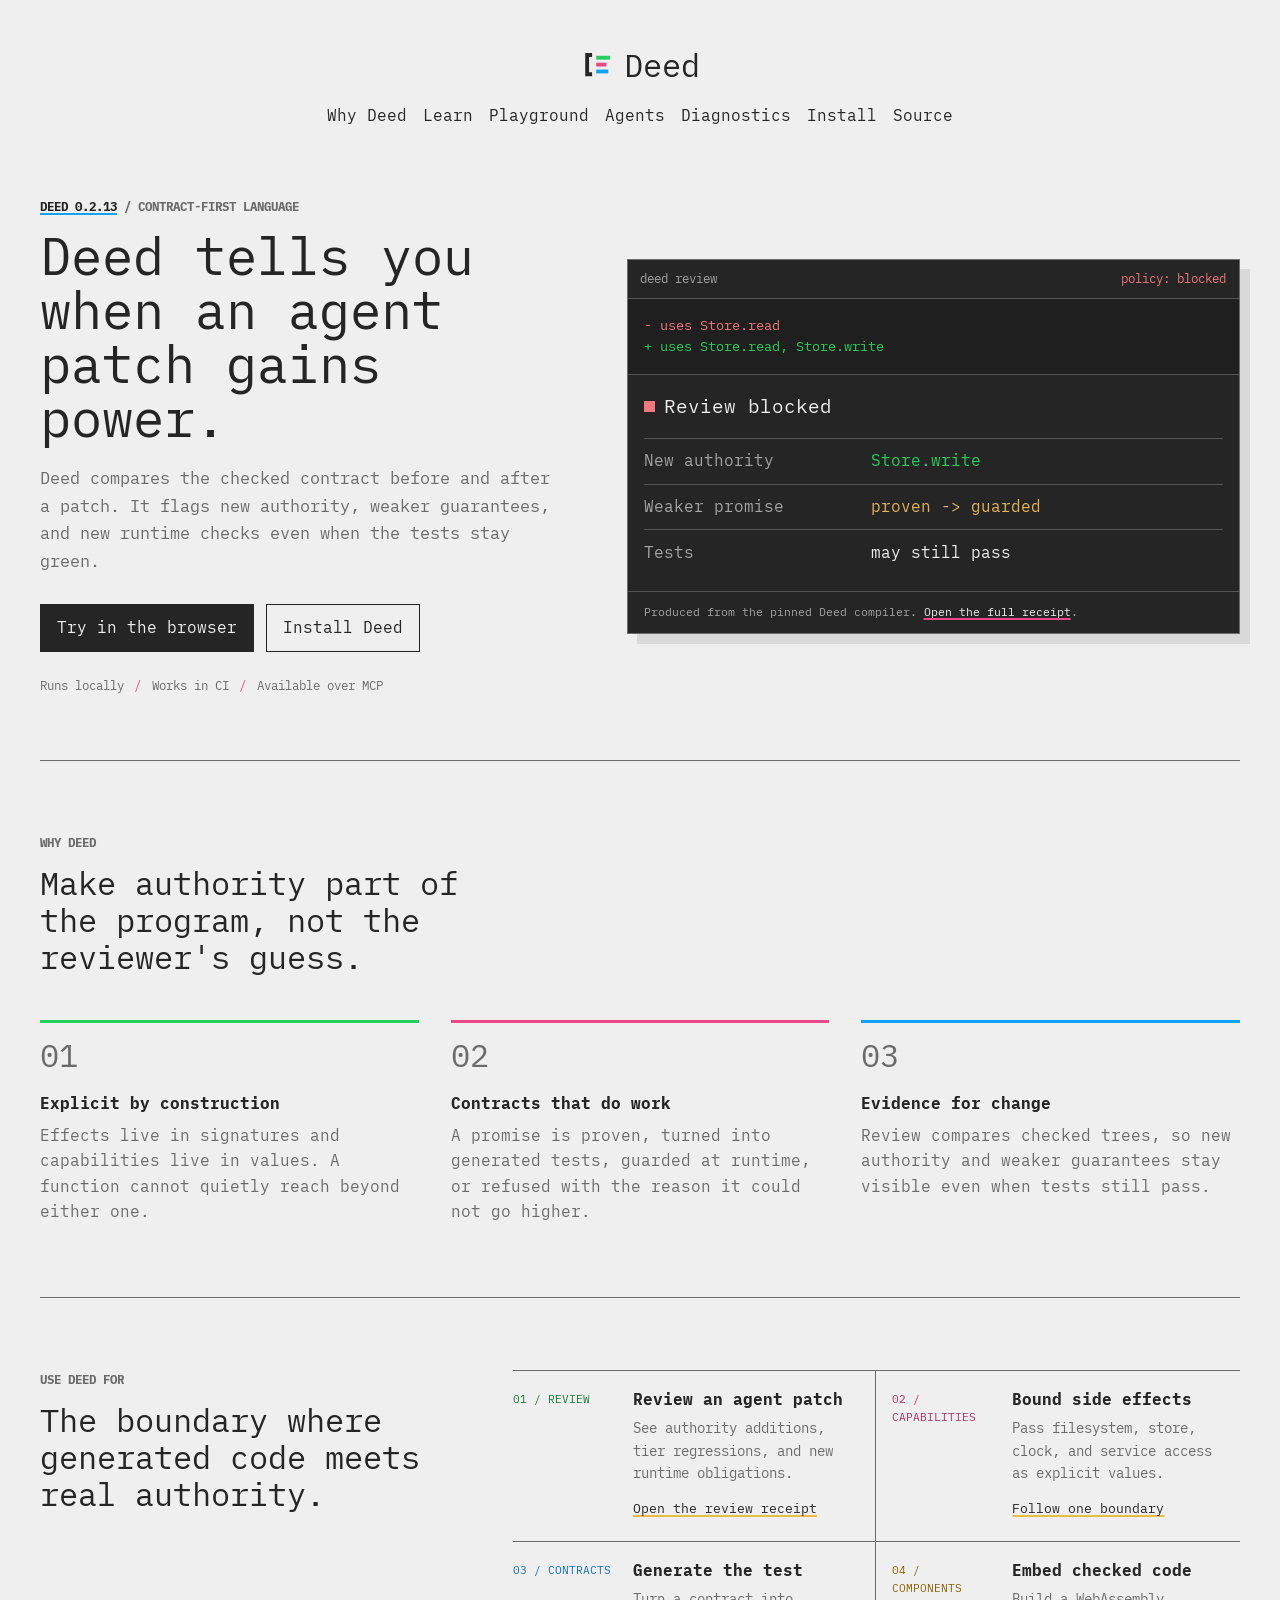
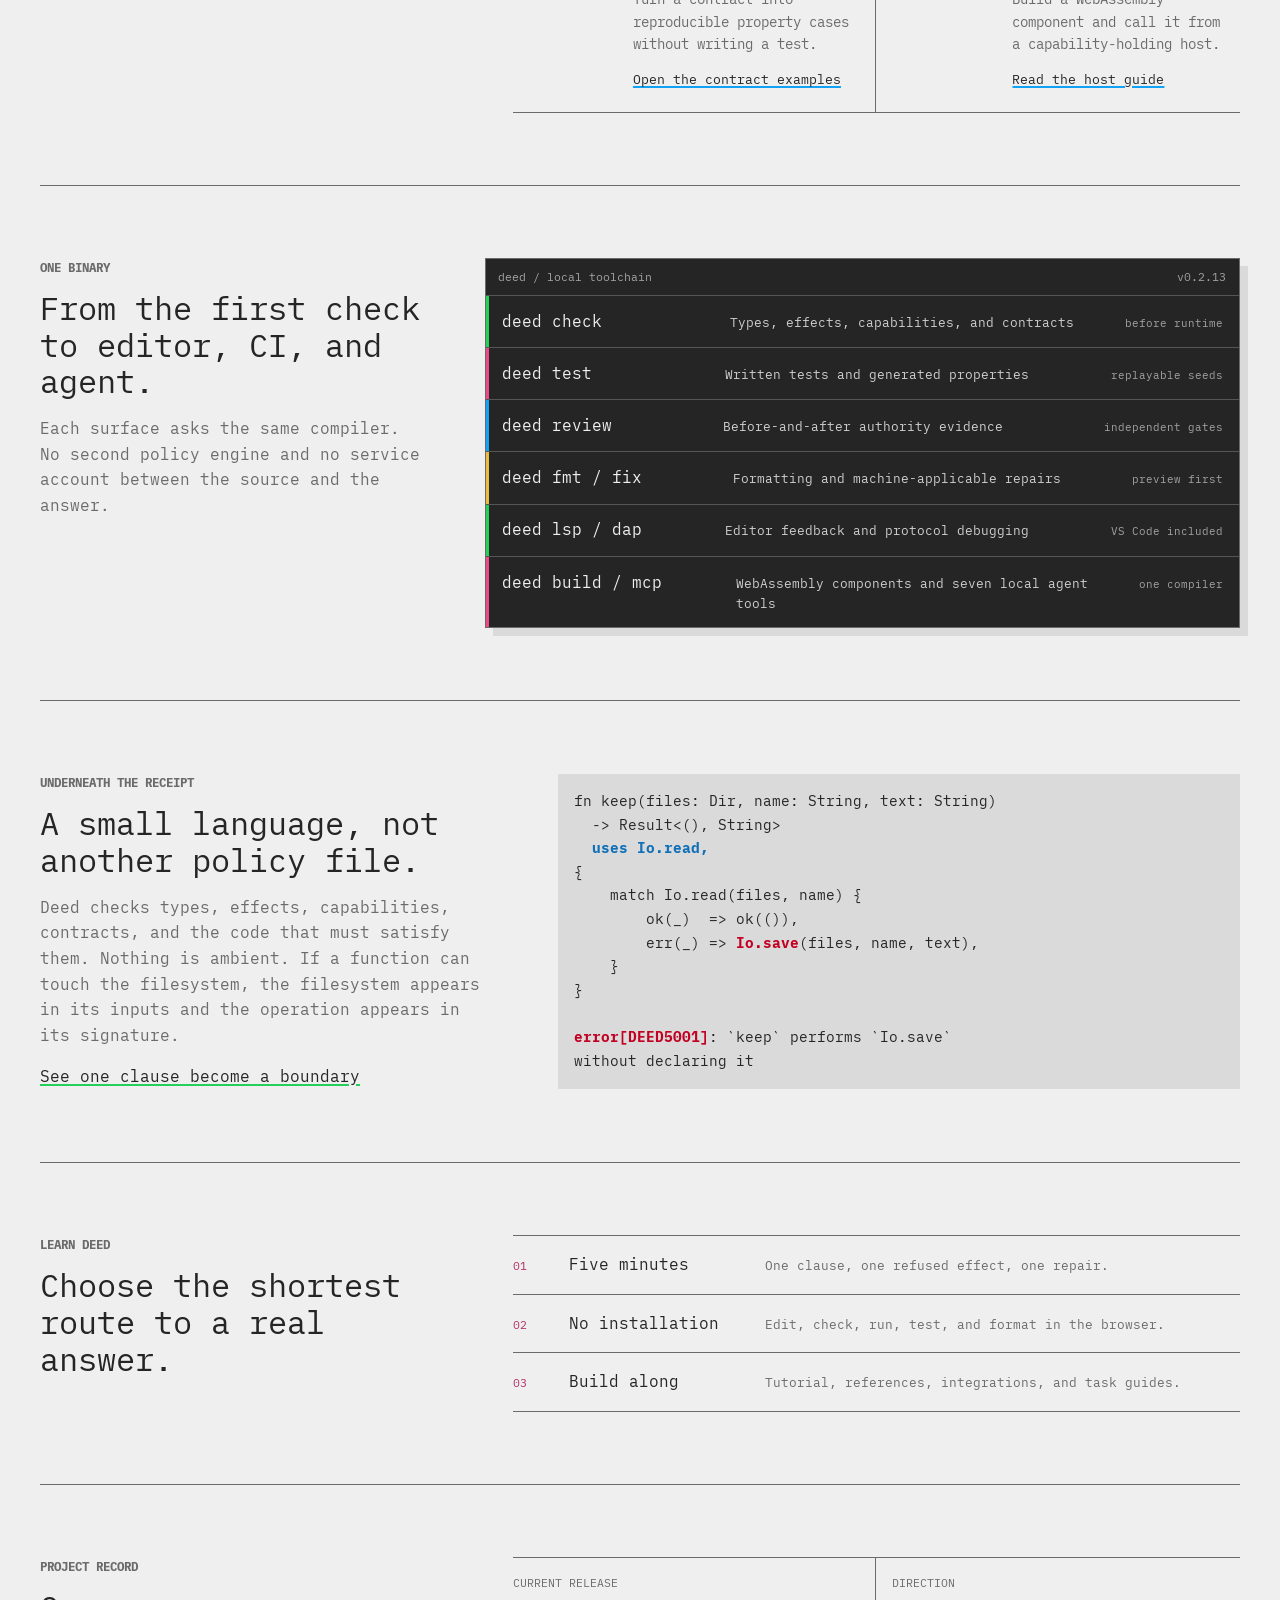
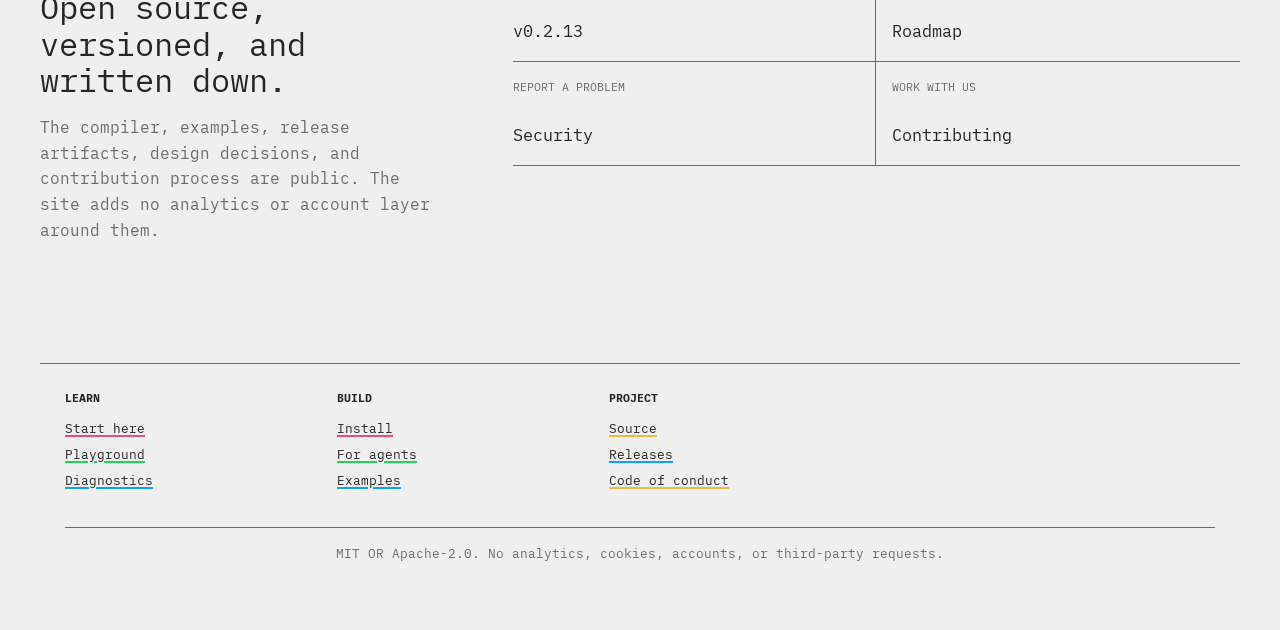
<file: index.html>
<!doctype html>
<html lang="en">
  <head>
    <meta charset="utf-8" />
    <meta name="viewport" content="width=device-width, initial-scale=1" />
    <title>Deed | Review what an agent patch is allowed to do</title>
    <meta
      name="description"
      content="Deed is a contract-first language and local review tool that catches new authority, weaker guarantees, and new runtime checks in agent-written patches."
    />
    <link rel="icon" href="assets/brand/deed-cipher-favicon.ico" sizes="any" />
    <link rel="apple-touch-icon" href="assets/brand/deed-cipher-180.png" />
    <link rel="manifest" href="assets/brand/deed-cipher.webmanifest" />
    <meta property="og:title" content="Deed | Review agent-written code" />
    <meta
      property="og:description"
      content="See when a patch gains authority, weakens a guarantee, or moves a promise to runtime, even when its tests stay green."
    />
    <meta
      property="og:image"
      content="https://deed-lang.github.io/assets/brand/deed-cipher-social-1280x640.png"
    />
    <meta name="twitter:card" content="summary_large_image" />
    <link
      rel="preload"
      as="font"
      type="font/woff2"
      href="assets/fonts/ia-writer-mono-latin-400-normal.woff2"
      crossorigin
    />
    <link
      rel="preload"
      as="font"
      type="font/woff2"
      href="assets/fonts/ia-writer-mono-latin-700-normal.woff2"
      crossorigin
    />
    <link rel="stylesheet" href="assets/style.css" />
  </head>
  <body class="wide home">
    <div class="wrap">
      <header class="site">
        <div class="header-section">
          <div class="header-frame">
            <h1>
              <a href="./"
                ><svg class="mark" viewBox="0 0 512 512" aria-hidden="true" focusable="false">
                  <path d="M176 116H104V396H176" fill="none" stroke="currentColor" stroke-width="56" />
                  <rect x="236" y="128" width="200" height="56" fill="#24d05a" />
                  <rect x="236" y="228" width="148" height="56" fill="#eb4888" />
                  <rect x="236" y="328" width="176" height="56" fill="#10a2f5" />
                </svg
                >Deed</a
              >
            </h1>
          </div>
        </div>
      </header>

      <nav class="site">
        <a href="one-clause/">Why Deed</a>
        <a href="learn/">Learn</a>
        <a href="play/">Playground</a>
        <a href="agents/">Agents</a>
        <a href="errors/">Diagnostics</a>
        <a href="install/">Install</a>
        <a href="https://github.com/deed-lang/deed">Source</a>
      </nav>

      <main class="landing">
        <section class="hero" aria-labelledby="hero-title">
          <div class="hero-copy">
            <p class="eyebrow">
              <a href="https://github.com/deed-lang/deed/releases/tag/v0.2.13">Deed 0.2.13</a>
              / contract-first language
            </p>
            <h1 id="hero-title">Deed tells you when an agent patch gains power.</h1>
            <p class="hero-lede">
              Deed compares the checked contract before and after a patch. It
              flags new authority, weaker guarantees, and new runtime checks
              even when the tests stay green.
            </p>
            <div class="hero-actions" aria-label="Get started">
              <a class="action primary" href="play/">Try in the browser</a>
              <a class="action" href="install/">Install Deed</a>
            </div>
            <ul class="proof-strip" aria-label="Product properties">
              <li>Runs locally</li>
              <li>Works in CI</li>
              <li>Available over MCP</li>
            </ul>
          </div>

          <!--
            This concise receipt is the same review-demo.json held by
            tools/check.mjs against the pinned compiler. It is intentionally
            smaller than the full JSON on the agents page: this is the human
            decision, not a second implementation of the compiler's answer.
          -->
          <div class="receipt-shell" id="receipt">
            <div class="receipt-bar">
              <span>deed review</span>
              <span class="receipt-policy">policy: blocked</span>
            </div>
            <div class="patch-lines" aria-label="Relevant patch lines">
              <p class="removed">- uses Store.read</p>
              <p class="added">+ uses Store.read, Store.write</p>
            </div>
            <div class="receipt-result">
              <p class="receipt-status"><span aria-hidden="true"></span>Review blocked</p>
              <dl>
                <div>
                  <dt>New authority</dt>
                  <dd data-review-authority="Store.write">Store.write</dd>
                </div>
                <div>
                  <dt>Weaker promise</dt>
                  <dd data-review-tier="proven:guarded">proven -&gt; guarded</dd>
                </div>
                <div>
                  <dt>Tests</dt>
                  <dd>may still pass</dd>
                </div>
              </dl>
            </div>
            <p class="receipt-foot">
              Produced from the pinned Deed compiler.
              <a href="agents/">Open the full receipt</a>.
            </p>
          </div>
        </section>

        <section class="landing-band signals" aria-labelledby="why-title">
          <p class="eyebrow">Why Deed</p>
          <h2 id="why-title">Make authority part of the program, not the reviewer's guess.</h2>
          <div class="signal-grid">
            <article>
              <p class="signal-mark">01</p>
              <h3>Explicit by construction</h3>
              <p>
                Effects live in signatures and capabilities live in values. A
                function cannot quietly reach beyond either one.
              </p>
            </article>
            <article>
              <p class="signal-mark">02</p>
              <h3>Contracts that do work</h3>
              <p>
                A promise is proven, turned into generated tests, guarded at
                runtime, or refused with the reason it could not go higher.
              </p>
            </article>
            <article>
              <p class="signal-mark">03</p>
              <h3>Evidence for change</h3>
              <p>
                Review compares checked trees, so new authority and weaker
                guarantees stay visible even when tests still pass.
              </p>
            </article>
          </div>
        </section>

        <section class="landing-band uses" aria-labelledby="uses-title">
          <div>
            <p class="eyebrow">Use Deed for</p>
            <h2 id="uses-title">The boundary where generated code meets real authority.</h2>
          </div>
          <div class="use-grid">
            <article>
              <span class="use-index">01 / review</span>
              <div>
                <h3>Review an agent patch</h3>
                <p>See authority additions, tier regressions, and new runtime obligations.</p>
                <a href="agents/">Open the review receipt</a>
              </div>
            </article>
            <article>
              <span class="use-index">02 / capabilities</span>
              <div>
                <h3>Bound side effects</h3>
                <p>Pass filesystem, store, clock, and service access as explicit values.</p>
                <a href="one-clause/">Follow one boundary</a>
              </div>
            </article>
            <article>
              <span class="use-index">03 / contracts</span>
              <div>
                <h3>Generate the test</h3>
                <p>Turn a contract into reproducible property cases without writing a test.</p>
                <a href="play/">Open the contract examples</a>
              </div>
            </article>
            <article>
              <span class="use-index">04 / components</span>
              <div>
                <h3>Embed checked code</h3>
                <p>Build a WebAssembly component and call it from a capability-holding host.</p>
                <a href="https://github.com/deed-lang/deed/blob/v0.2.13/how-to/embed-a-compiled-program.md"
                  >Read the host guide</a
                >
              </div>
            </article>
          </div>
        </section>

        <section class="landing-band toolchain" aria-labelledby="tools-title">
          <div class="toolchain-heading">
            <p class="eyebrow">One binary</p>
            <h2 id="tools-title">From the first check to editor, CI, and agent.</h2>
            <p>
              Each surface asks the same compiler. No second policy engine and
              no service account between the source and the answer.
            </p>
          </div>
          <div class="tool-surface" aria-label="Deed tools">
            <div class="tool-bar">
              <span>deed / local toolchain</span>
              <span>v0.2.13</span>
            </div>
            <a class="tool-row" href="https://github.com/deed-lang/deed/blob/v0.2.13/how-to/check-a-file-or-module-set.md">
              <code>deed check</code>
              <span>Types, effects, capabilities, and contracts</span>
              <small>before runtime</small>
            </a>
            <a class="tool-row" href="https://github.com/deed-lang/deed/blob/v0.2.13/how-to/write-and-run-tests.md">
              <code>deed test</code>
              <span>Written tests and generated properties</span>
              <small>replayable seeds</small>
            </a>
            <a class="tool-row" href="https://github.com/deed-lang/deed/blob/v0.2.13/how-to/review-an-agent-patch-in-ci.md">
              <code>deed review</code>
              <span>Before-and-after authority evidence</span>
              <small>independent gates</small>
            </a>
            <a class="tool-row" href="https://github.com/deed-lang/deed/blob/v0.2.13/how-to/format-code.md">
              <code>deed fmt / fix</code>
              <span>Formatting and machine-applicable repairs</span>
              <small>preview first</small>
            </a>
            <a class="tool-row" href="https://github.com/deed-lang/deed/blob/v0.2.13/how-to/use-deed-in-an-editor.md">
              <code>deed lsp / dap</code>
              <span>Editor feedback and protocol debugging</span>
              <small>VS Code included</small>
            </a>
            <a class="tool-row" href="agents/">
              <code>deed build / mcp</code>
              <span>WebAssembly components and seven local agent tools</span>
              <small>one compiler</small>
            </a>
          </div>
        </section>

        <section class="landing-band language" aria-labelledby="language-title">
          <div class="language-copy">
            <p class="eyebrow">Underneath the receipt</p>
            <h2 id="language-title">A small language, not another policy file.</h2>
            <p>
              Deed checks types, effects, capabilities, contracts, and the code
              that must satisfy them. Nothing is ambient. If a function can
              touch the filesystem, the filesystem appears in its inputs and
              the operation appears in its signature.
            </p>
            <a href="one-clause/">See one clause become a boundary</a>
          </div>
          <pre class="code language-sample"><code>fn keep(files: Dir, name: String, text: String)
  -&gt; Result&lt;(), String&gt;
  <b>uses Io.read,</b>
{
    match Io.read(files, name) {
        ok(_)  =&gt; ok(()),
        err(_) =&gt; <span class="d-error">Io.save</span>(files, name, text),
    }
}

<span class="d-error">error[DEED5001]</span>: `keep` performs `Io.save`
without declaring it</code></pre>
        </section>

        <section class="landing-band learning" aria-labelledby="learning-title">
          <div>
            <p class="eyebrow">Learn Deed</p>
            <h2 id="learning-title">Choose the shortest route to a real answer.</h2>
          </div>
          <nav class="learning-routes" aria-label="Learning routes">
            <a href="one-clause/">
              <span>01</span>
              <strong>Five minutes</strong>
              <small>One clause, one refused effect, one repair.</small>
            </a>
            <a href="play/">
              <span>02</span>
              <strong>No installation</strong>
              <small>Edit, check, run, test, and format in the browser.</small>
            </a>
            <a href="learn/">
              <span>03</span>
              <strong>Build along</strong>
              <small>Tutorial, references, integrations, and task guides.</small>
            </a>
          </nav>
        </section>

        <section class="landing-band project" aria-labelledby="project-title">
          <div class="project-copy">
            <p class="eyebrow">Project record</p>
            <h2 id="project-title">Open source, versioned, and written down.</h2>
            <p>
              The compiler, examples, release artifacts, design decisions, and
              contribution process are public. The site adds no analytics or
              account layer around them.
            </p>
          </div>
          <div class="project-links">
            <a href="https://github.com/deed-lang/deed/releases/tag/v0.2.13">
              <span>Current release</span><strong>v0.2.13</strong>
            </a>
            <a href="https://github.com/deed-lang/deed/blob/main/ROADMAP.md">
              <span>Direction</span><strong>Roadmap</strong>
            </a>
            <a href="https://github.com/deed-lang/deed/blob/main/SECURITY.md">
              <span>Report a problem</span><strong>Security</strong>
            </a>
            <a href="https://github.com/deed-lang/deed/blob/main/CONTRIBUTING.md">
              <span>Work with us</span><strong>Contributing</strong>
            </a>
          </div>
        </section>
      </main>

      <footer class="site landing-footer">
        <div class="footer-grid">
          <div>
            <strong>Learn</strong>
            <a href="learn/">Start here</a>
            <a href="play/">Playground</a>
            <a href="errors/">Diagnostics</a>
          </div>
          <div>
            <strong>Build</strong>
            <a href="install/">Install</a>
            <a href="agents/">For agents</a>
            <a href="https://github.com/deed-lang/deed/tree/v0.2.13/examples">Examples</a>
          </div>
          <div>
            <strong>Project</strong>
            <a href="https://github.com/deed-lang/deed">Source</a>
            <a href="https://github.com/deed-lang/deed/releases">Releases</a>
            <a href="https://github.com/deed-lang/deed/blob/main/CODE_OF_CONDUCT.md"
              >Code of conduct</a
            >
          </div>
        </div>
        <p class="footer-note">
          MIT OR Apache-2.0. No analytics, cookies, accounts, or third-party requests.
        </p>
      </footer>
    </div>
    <script src="assets/color.js"></script>
  </body>
</html>
</file>
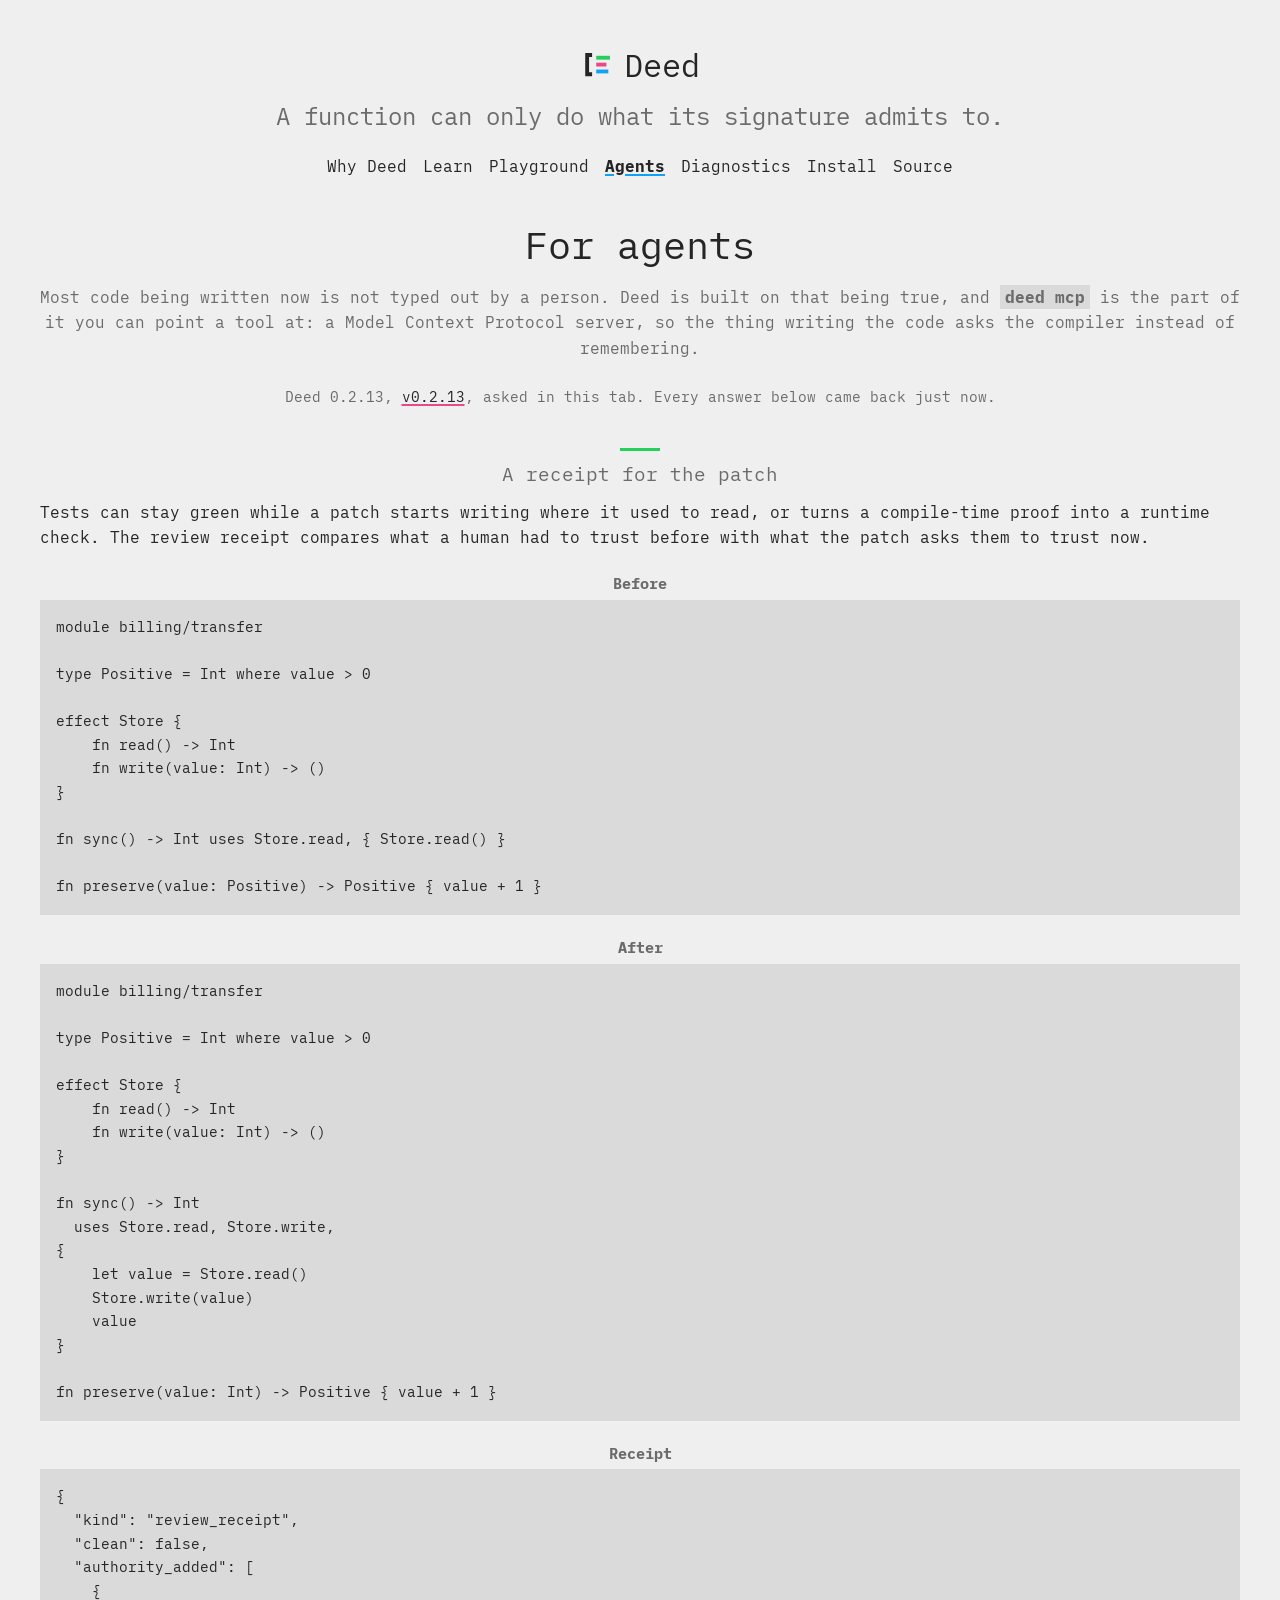
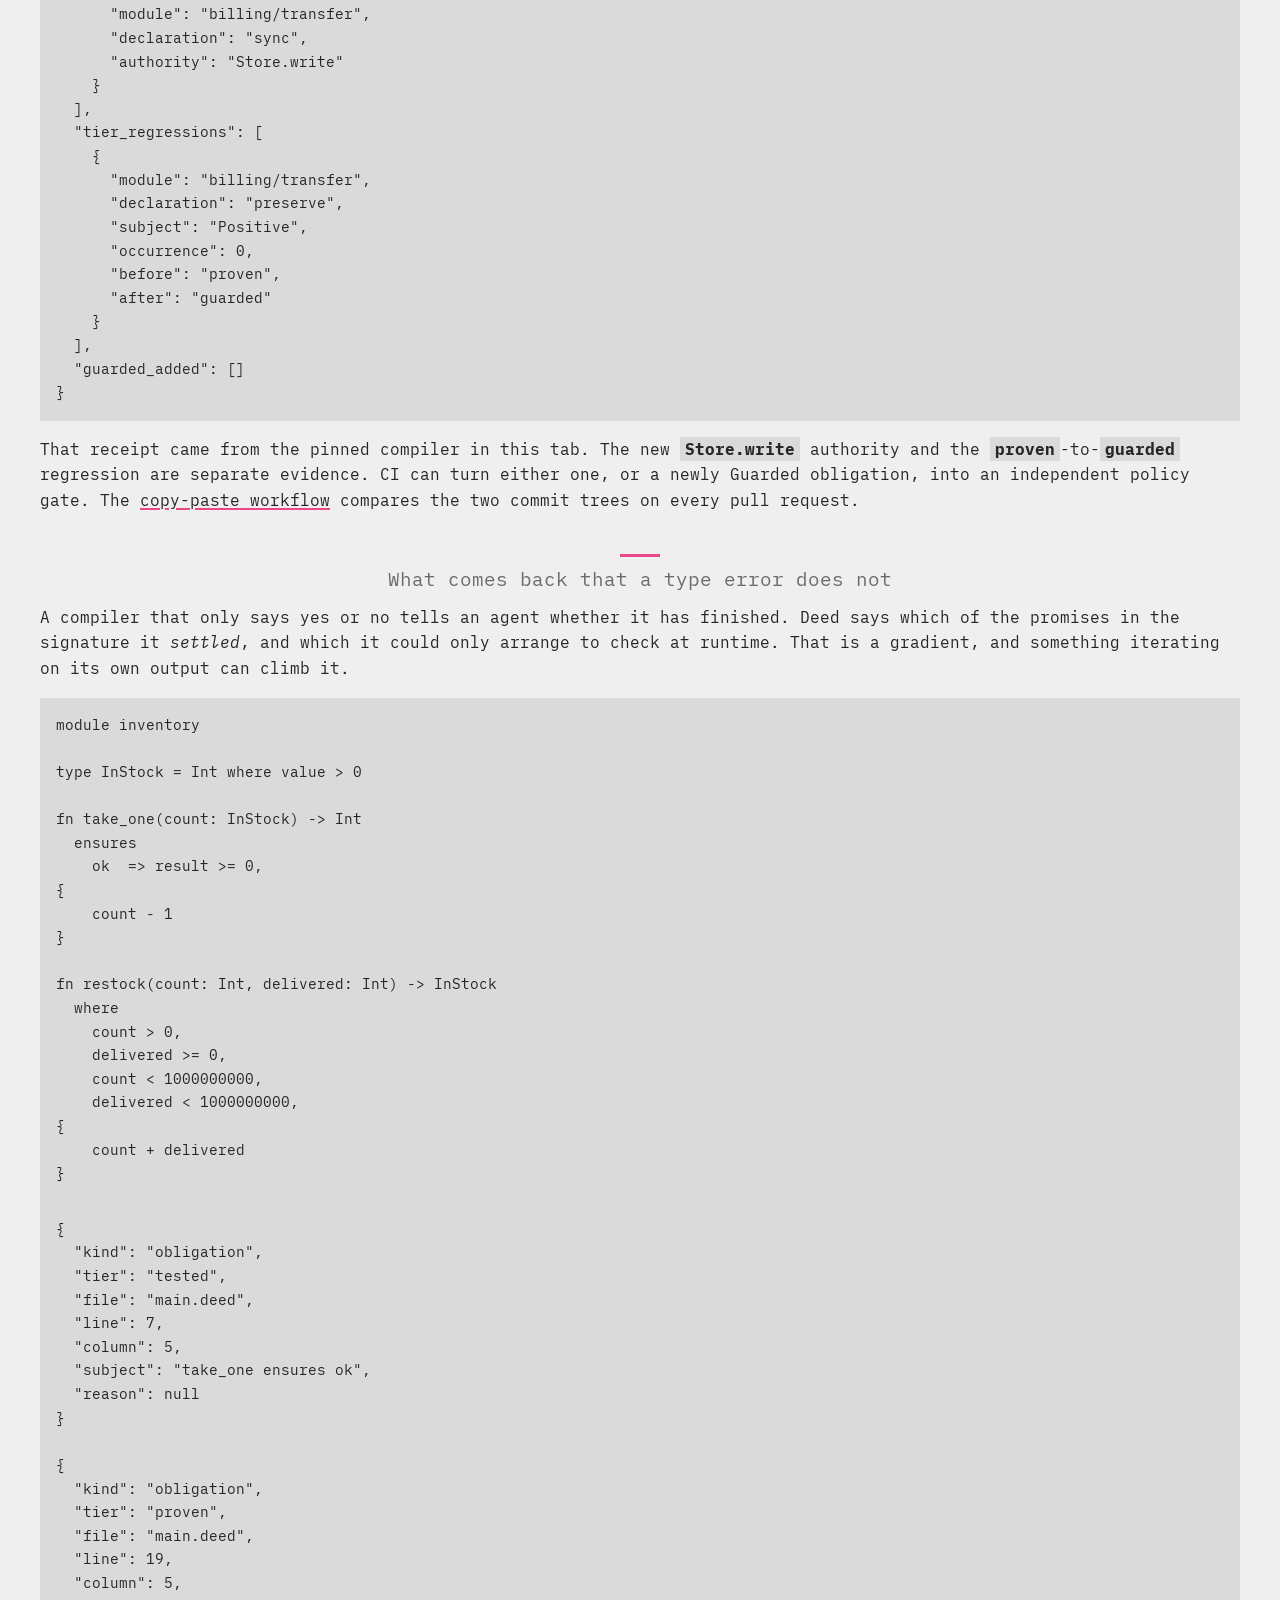
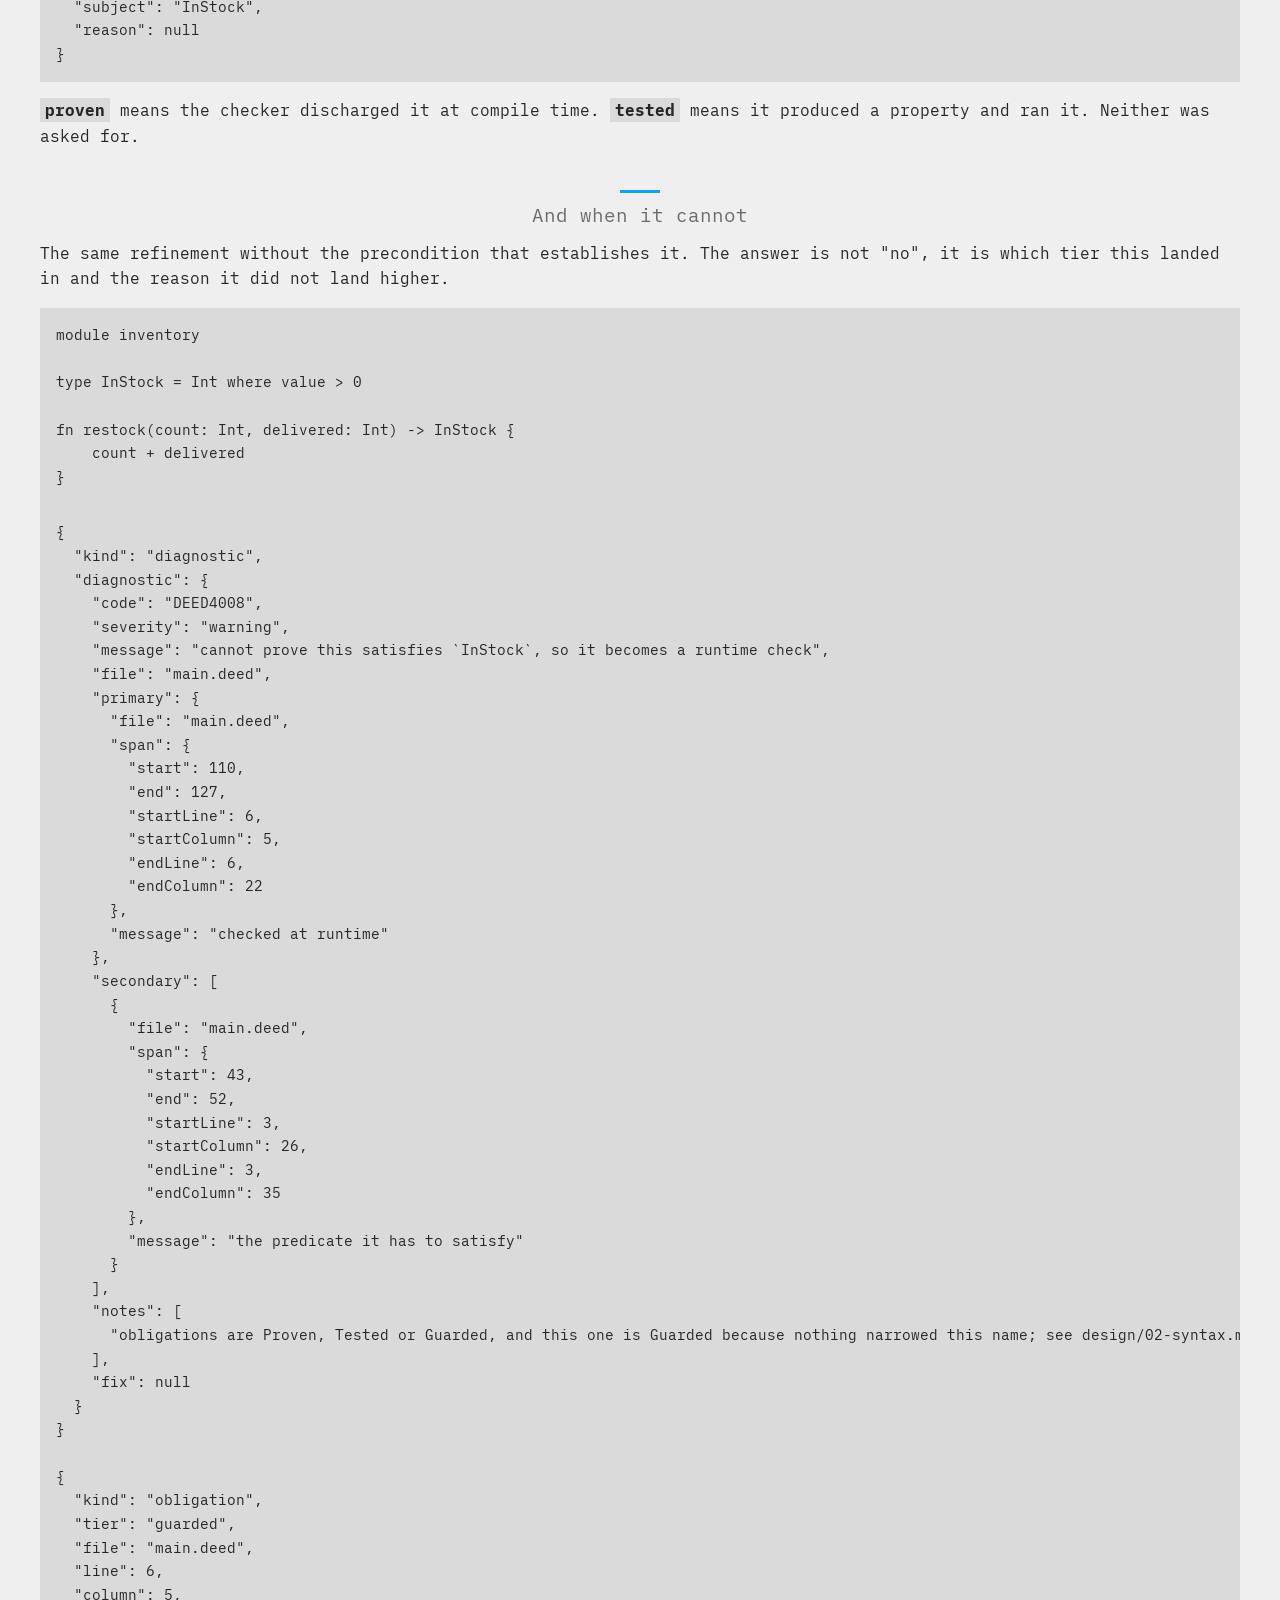
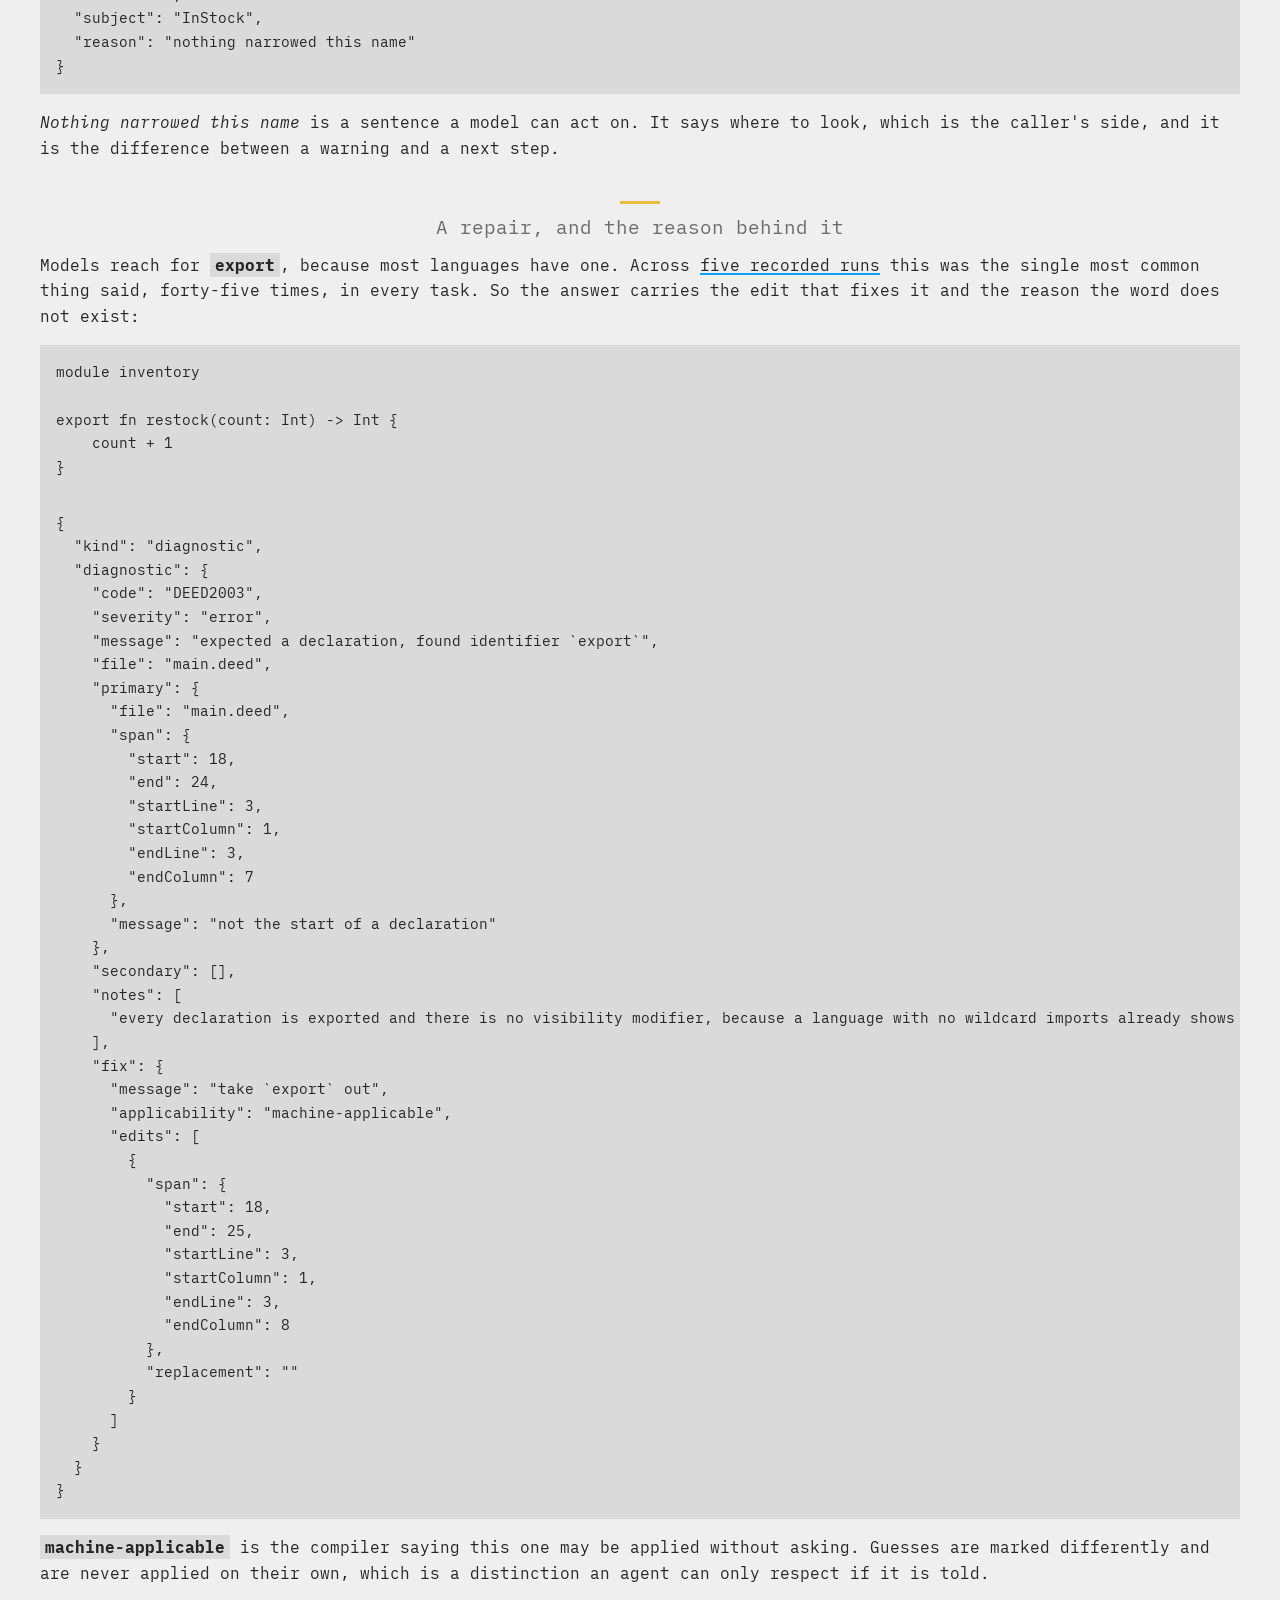
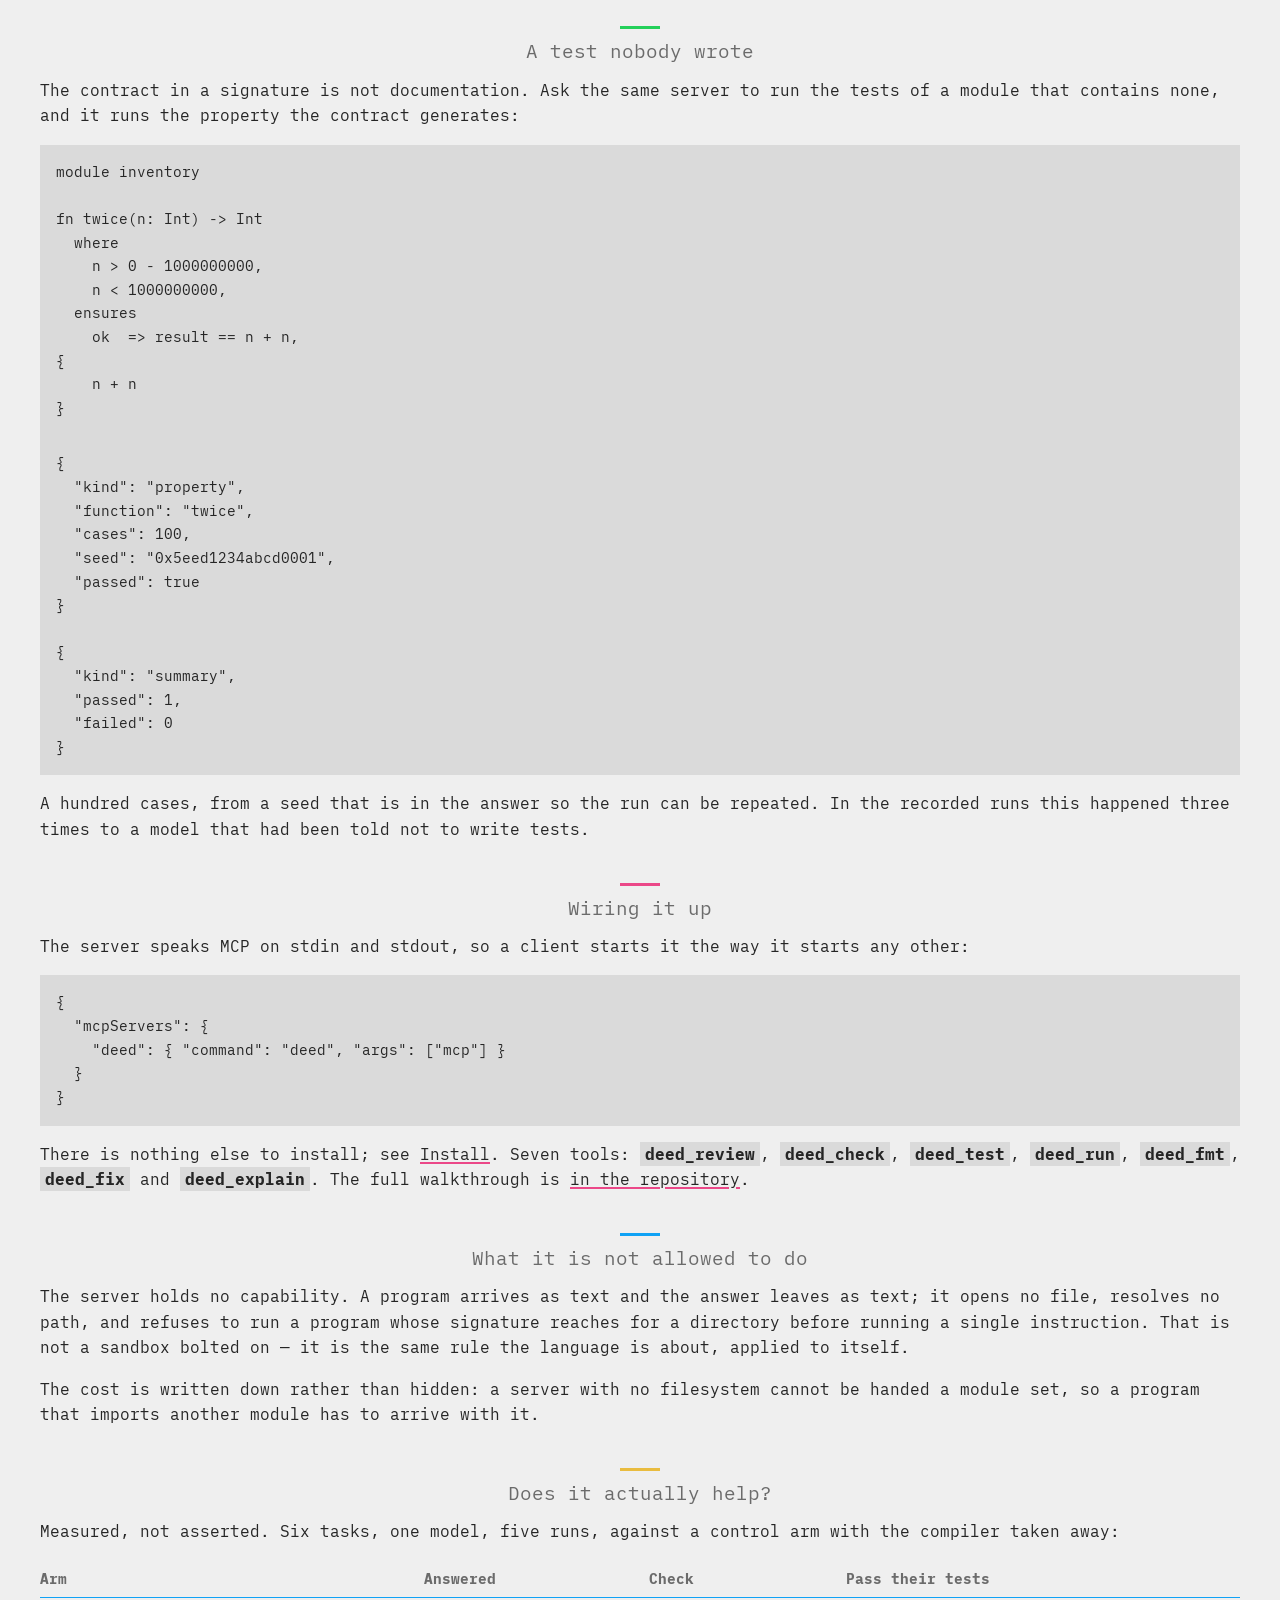
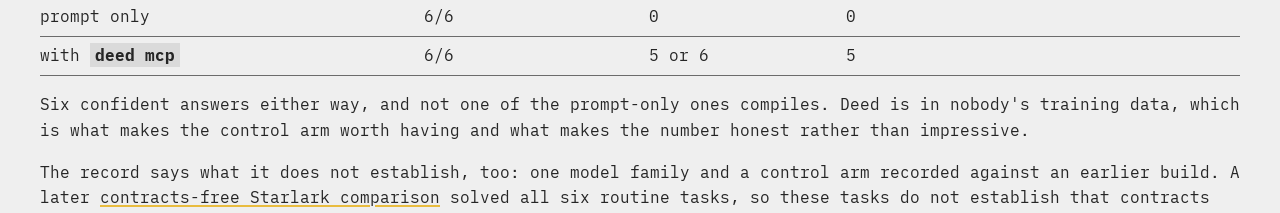
<file: agents/index.html>
<!doctype html>
<html lang="en">
  <head>
    <meta charset="utf-8" />
    <meta name="viewport" content="width=device-width, initial-scale=1" />
    <title>For agents | Deed</title>
    <meta
      name="description"
      content="Deed gives agent-written patches a review receipt: new authority, weaker promises, and obligations left to runtime checks. The same evidence is available over MCP."
    />
    <link rel="icon" href="../assets/brand/deed-cipher-favicon.ico" sizes="any" />
    <link
      rel="preload"
      as="font"
      type="font/woff2"
      href="../assets/fonts/ia-writer-mono-latin-400-normal.woff2"
      crossorigin
    />
    <link
      rel="preload"
      as="font"
      type="font/woff2"
      href="../assets/fonts/ia-writer-mono-latin-700-normal.woff2"
      crossorigin
    />
    <link rel="stylesheet" href="../assets/style.css" />
  </head>
  <body>
    <div class="wrap">
      <header class="site">
        <div class="header-section">
          <div class="header-frame">
            <h1>
              <a href="../"
                ><svg class="mark" viewBox="0 0 512 512" aria-hidden="true" focusable="false">
                  <path d="M176 116H104V396H176" fill="none" stroke="currentColor" stroke-width="56" />
                  <rect x="236" y="128" width="200" height="56" fill="#24d05a" />
                  <rect x="236" y="228" width="148" height="56" fill="#eb4888" />
                  <rect x="236" y="328" width="176" height="56" fill="#10a2f5" />
                </svg
                >Deed</a
              >
            </h1>
            <h2>A function can only do what its signature admits to.</h2>
          </div>
        </div>
      </header>

      <nav class="site">
        <a href="../one-clause/">Why Deed</a>
        <a href="../learn/">Learn</a>
        <a href="../play/">Playground</a>
        <a href="./" class="active">Agents</a>
        <a href="../errors/">Diagnostics</a>
        <a href="../install/">Install</a>
        <a href="https://github.com/deed-lang/deed">Source</a>
      </nav>

      <main>
        <h1>For agents</h1>
        <p class="lede">
          Most code being written now is not typed out by a person. Deed is
          built on that being true, and <code>deed mcp</code> is the part of it
          you can point a tool at: a Model Context Protocol server, so the
          thing writing the code asks the compiler instead of remembering.
        </p>
        <p class="status" id="status" aria-live="polite">loading the compiler</p>

        <!--
          Every transcript on this page is filled in by assets/agents.js from
          the pinned artifact, in the reader's tab. Nothing below is a sample
          output written here, which is the same rule the playground and the
          diagnostics index follow, and it matters more here than anywhere:
          this page is a claim about what a machine gets back.
        -->

        <h2>A receipt for the patch</h2>
        <p>
          Tests can stay green while a patch starts writing where it used to
          read, or turns a compile-time proof into a runtime check. The review
          receipt compares what a human had to trust before with what the
          patch asks them to trust now.
        </p>
        <h3>Before</h3>
        <pre class="code"><code id="review-before">…</code></pre>
        <h3>After</h3>
        <pre class="code"><code id="review-after">…</code></pre>
        <h3>Receipt</h3>
        <pre class="code"><code id="review-got">…</code></pre>
        <p>
          That receipt came from the pinned compiler in this tab. The new
          <code>Store.write</code> authority and the
          <code>proven</code>-to-<code>guarded</code> regression are separate
          evidence. CI can turn either one, or a newly Guarded obligation,
          into an independent policy gate. The
          <a href="https://github.com/deed-lang/deed/blob/v0.2.13/how-to/review-an-agent-patch-in-ci.md"
            >copy-paste workflow</a
          > compares the two commit trees on every pull request.
        </p>

        <h2>What comes back that a type error does not</h2>
        <p>
          A compiler that only says yes or no tells an agent whether it has
          finished. Deed says which of the promises in the signature it
          <em>settled</em>, and which it could only arrange to check at
          runtime. That is a gradient, and something iterating on its own
          output can climb it.
        </p>
        <pre class="code"><code id="tiers-sent">…</code></pre>
        <pre class="code"><code id="tiers-got">…</code></pre>
        <p>
          <code>proven</code> means the checker discharged it at compile time.
          <code>tested</code> means it produced a property and ran it. Neither
          was asked for.
        </p>

        <h2>And when it cannot</h2>
        <p>
          The same refinement without the precondition that establishes it. The
          answer is not "no", it is which tier this landed in and the reason it
          did not land higher.
        </p>
        <pre class="code"><code id="guarded-sent">…</code></pre>
        <pre class="code"><code id="guarded-got">…</code></pre>
        <p>
          <em>Nothing narrowed this name</em> is a sentence a model can act on.
          It says where to look, which is the caller's side, and it is the
          difference between a warning and a next step.
        </p>

        <h2>A repair, and the reason behind it</h2>
        <p>
          Models reach for <code>export</code>, because most languages have one.
          Across
          <a href="https://github.com/deed-lang/deed/blob/main/benchmarks/RESULTS.md"
            >five recorded runs</a
          >
          this was the single most common thing said, forty-five times, in
          every task. So the answer carries the edit that fixes it and the
          reason the word does not exist:
        </p>
        <pre class="code"><code id="repair-sent">…</code></pre>
        <pre class="code"><code id="repair-got">…</code></pre>
        <p>
          <code>machine-applicable</code> is the compiler saying this one may
          be applied without asking. Guesses are marked differently and are
          never applied on their own, which is a distinction an agent can only
          respect if it is told.
        </p>

        <h2>A test nobody wrote</h2>
        <p>
          The contract in a signature is not documentation. Ask the same server
          to run the tests of a module that contains none, and it runs the
          property the contract generates:
        </p>
        <pre class="code"><code id="property-sent">…</code></pre>
        <pre class="code"><code id="property-got">…</code></pre>
        <p>
          A hundred cases, from a seed that is in the answer so the run can be
          repeated. In the recorded runs this happened three times to a model
          that had been told not to write tests.
        </p>

        <h2>Wiring it up</h2>
        <p>
          The server speaks MCP on stdin and stdout, so a client starts it the
          way it starts any other:
        </p>
        <pre class="code"><code>{
  "mcpServers": {
    "deed": { "command": "deed", "args": ["mcp"] }
  }
}</code></pre>
        <p>
          There is nothing else to install; see
          <a href="../install/">Install</a>. Seven tools:
          <code>deed_review</code>, <code>deed_check</code>, <code>deed_test</code>,
          <code>deed_run</code>, <code>deed_fmt</code>, <code>deed_fix</code>
          and <code>deed_explain</code>. The full walkthrough is
          <a
            href="https://github.com/deed-lang/deed/blob/main/how-to/let-an-agent-use-the-compiler.md"
            >in the repository</a
          >.
        </p>

        <h2>What it is not allowed to do</h2>
        <p>
          The server holds no capability. A program arrives as text and the
          answer leaves as text; it opens no file, resolves no path, and
          refuses to run a program whose signature reaches for a directory
          before running a single instruction. That is not a sandbox bolted on
          — it is the same rule the language is about, applied to itself.
        </p>
        <p>
          The cost is written down rather than hidden: a server with no
          filesystem cannot be handed a module set, so a program that imports
          another module has to arrive with it.
        </p>

        <h2>Does it actually help?</h2>
        <p>
          Measured, not asserted. Six tasks, one model, five runs, against a
          control arm with the compiler taken away:
        </p>
        <table class="files">
          <thead>
            <tr>
              <th scope="col">Arm</th>
              <th scope="col">Answered</th>
              <th scope="col">Check</th>
              <th scope="col">Pass their tests</th>
            </tr>
          </thead>
          <tbody>
            <tr>
              <td>prompt only</td>
              <td>6/6</td>
              <td>0</td>
              <td>0</td>
            </tr>
            <tr>
              <td>with <code>deed mcp</code></td>
              <td>6/6</td>
              <td>5 or 6</td>
              <td>5</td>
            </tr>
          </tbody>
        </table>
        <p>
          Six confident answers either way, and not one of the prompt-only ones
          compiles. Deed is in nobody's training data, which is what makes the
          control arm worth having and what makes the number honest rather than
          impressive.
        </p>
        <p>
          The record says what it does not establish, too: one model family
          and a control arm recorded against an earlier build. A later
          <a href="https://github.com/deed-lang/deed/blob/v0.2.13/benchmarks/STARLARK.md"
            >contracts-free Starlark comparison</a
          > solved all six routine tasks, so these tasks do not establish that
          contracts caused the result.
          <a href="https://github.com/deed-lang/deed/blob/main/benchmarks/RESULTS.md"
            >Read it</a
          >
          before quoting it.
        </p>
      </main>

      <footer class="site">
        <p>
          The receipt and transcripts on this page are what the pinned compiler
          answered in your tab, for the programs shown above them. Nothing here
          is sample output written by hand. On the wire each answer is one JSON
          object per line; the indentation is the only thing this page adds.
        </p>
        <p>
          Apache-2.0. This page has no analytics, no cookies and no third-party
          requests.
        </p>
      </footer>
    </div>
    <script src="../assets/color.js"></script>
    <script src="../assets/agents.js"></script>
  </body>
</html>
</file>
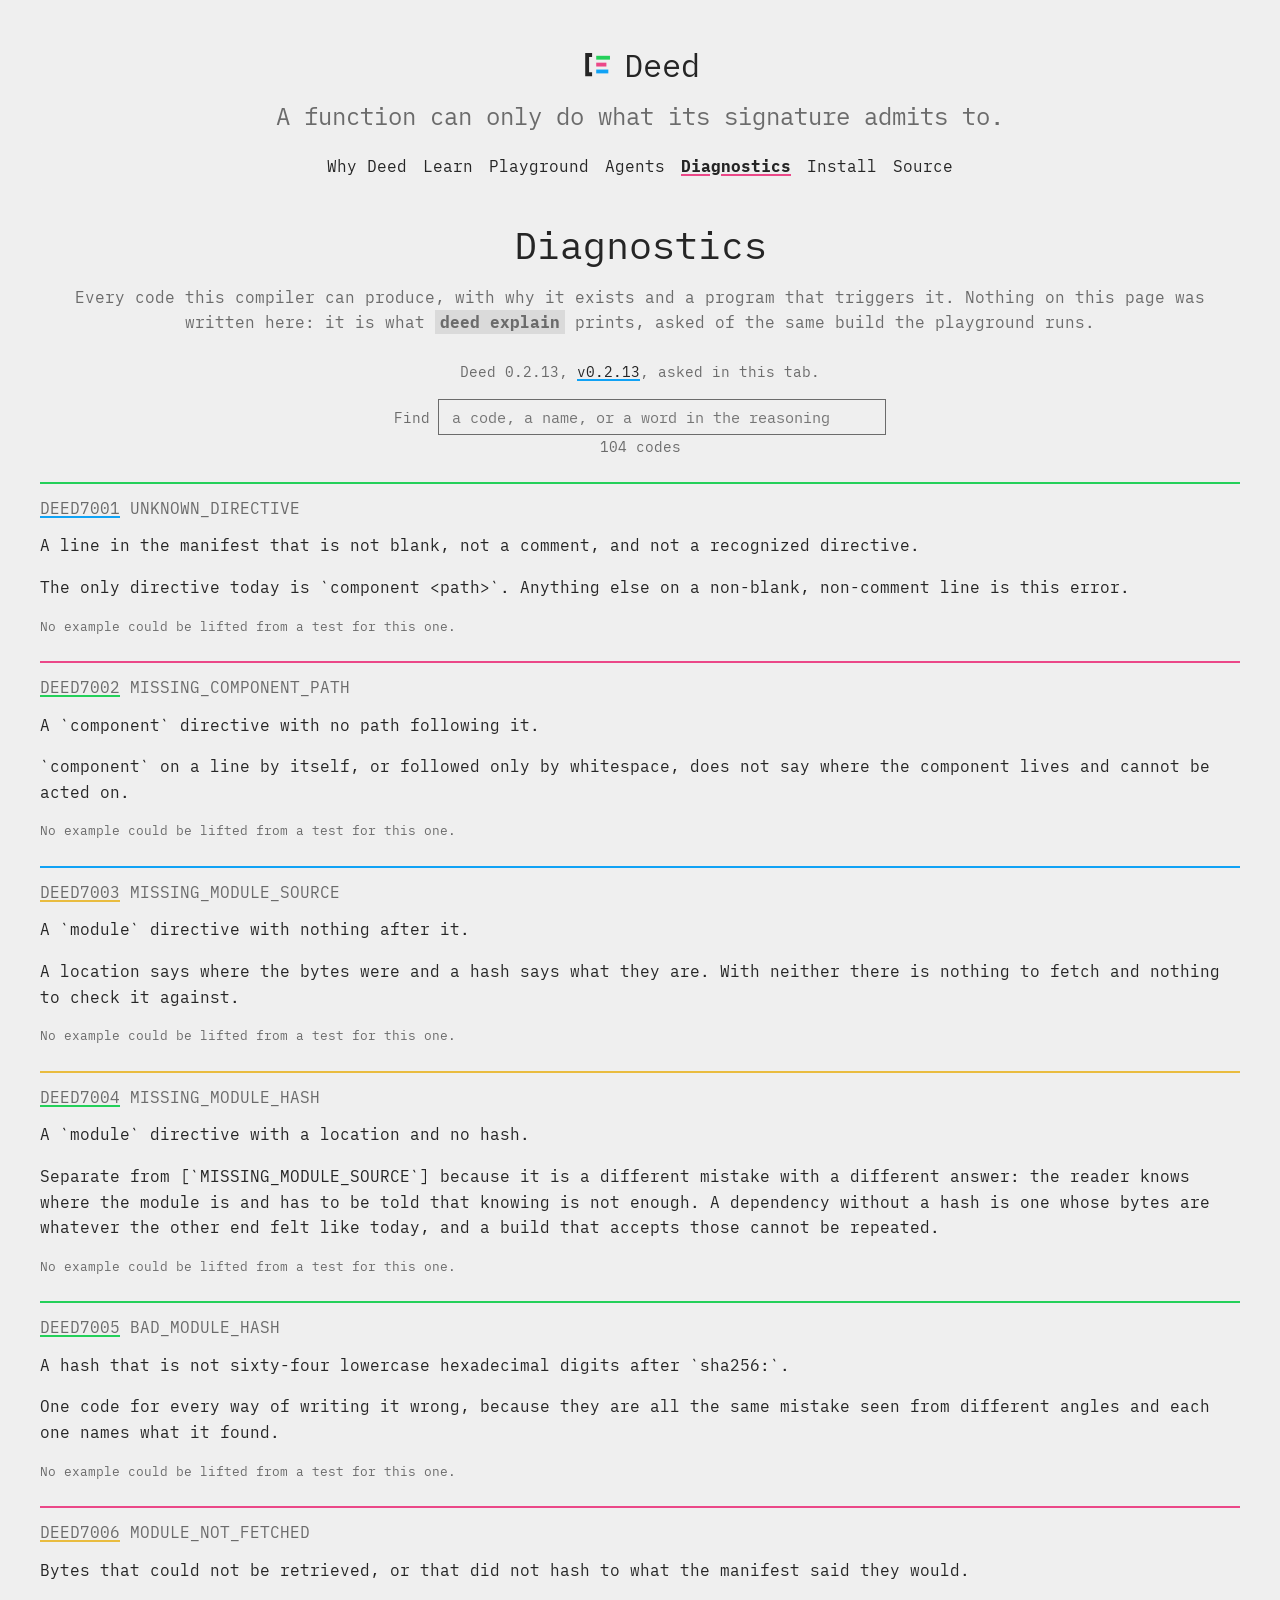
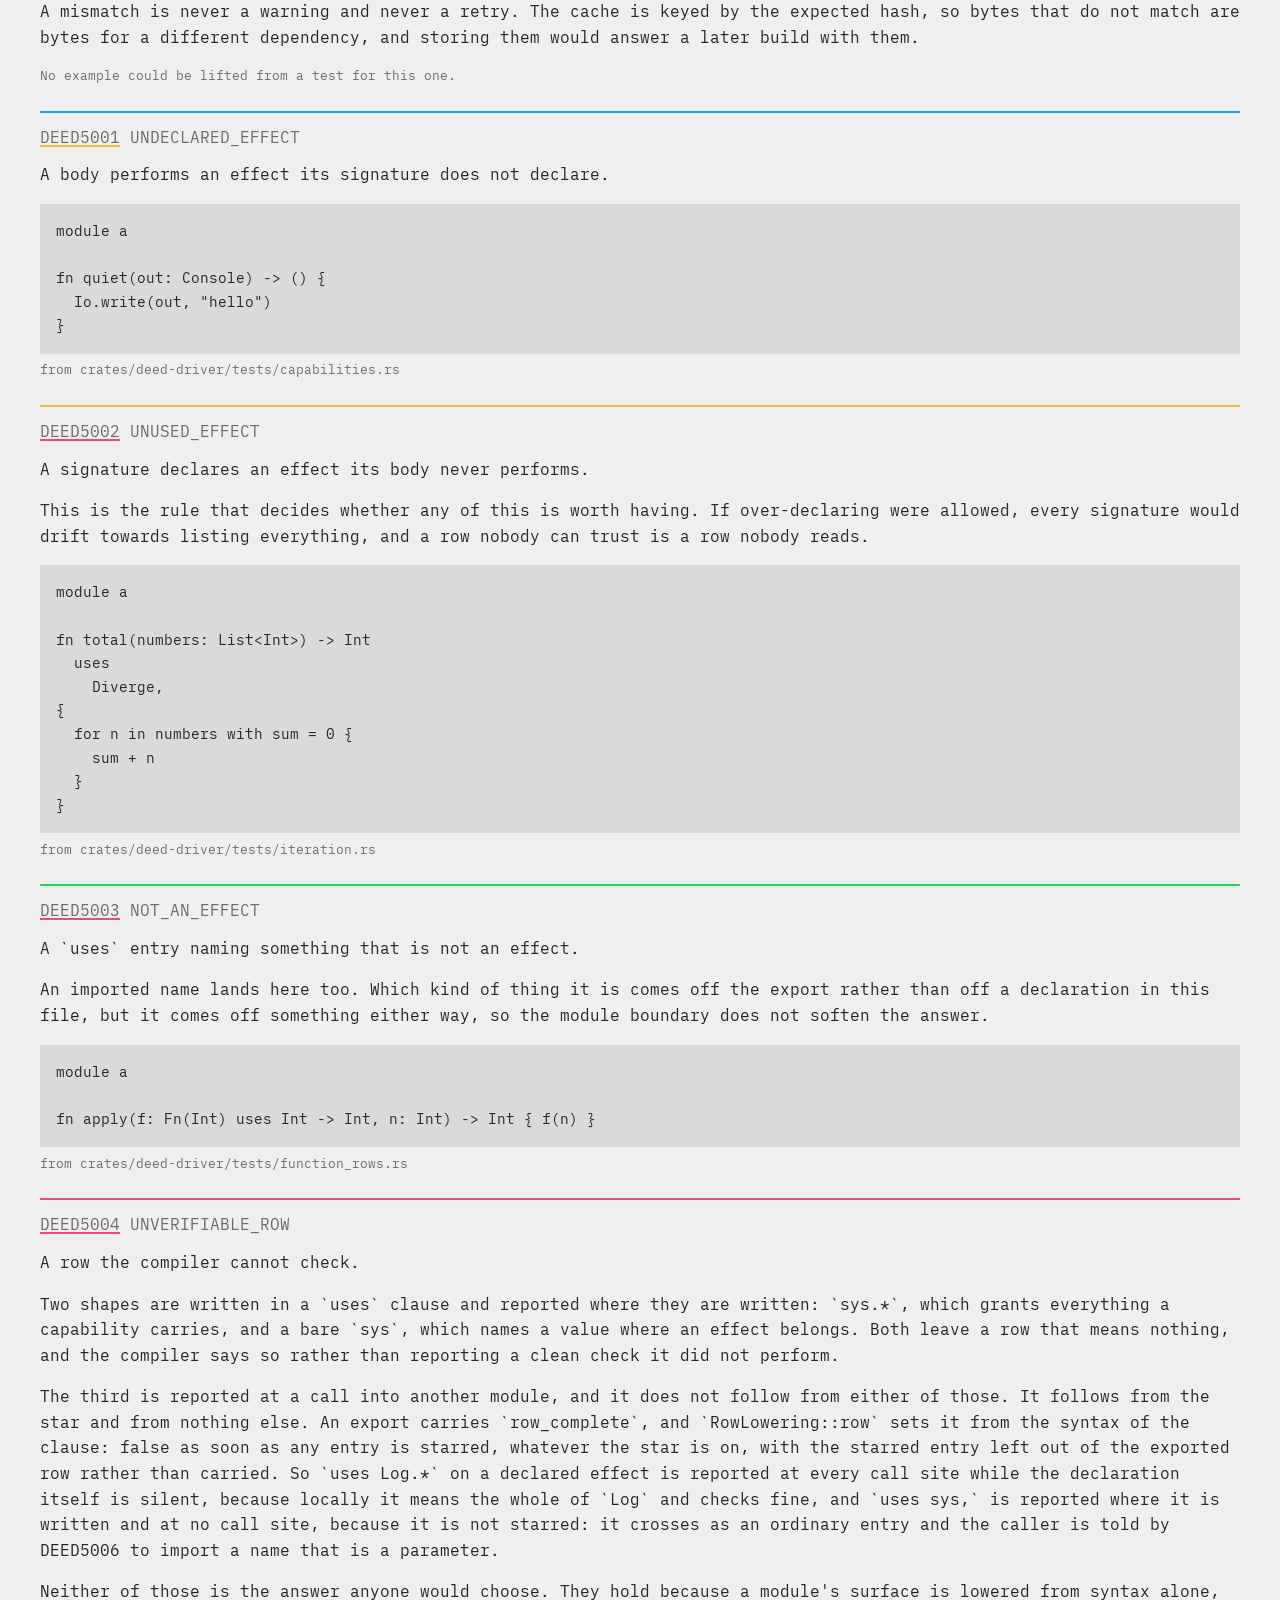
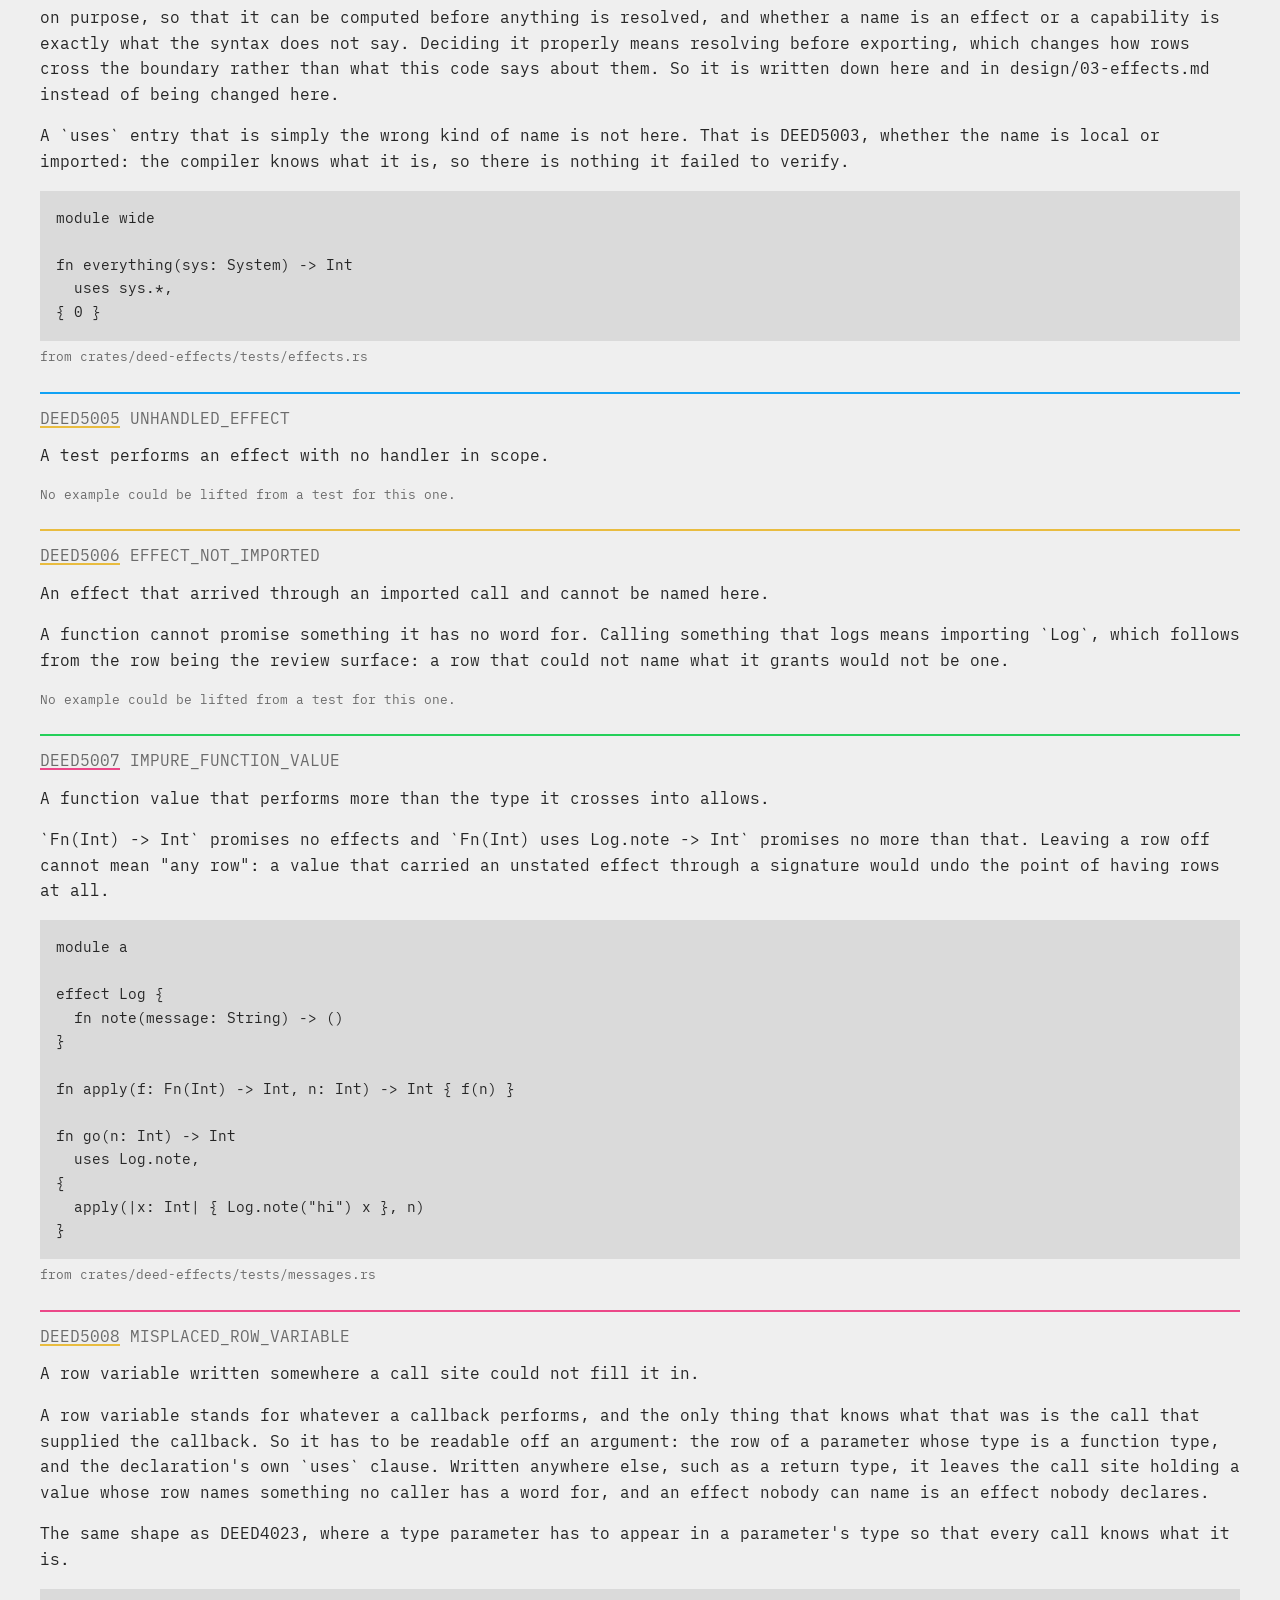
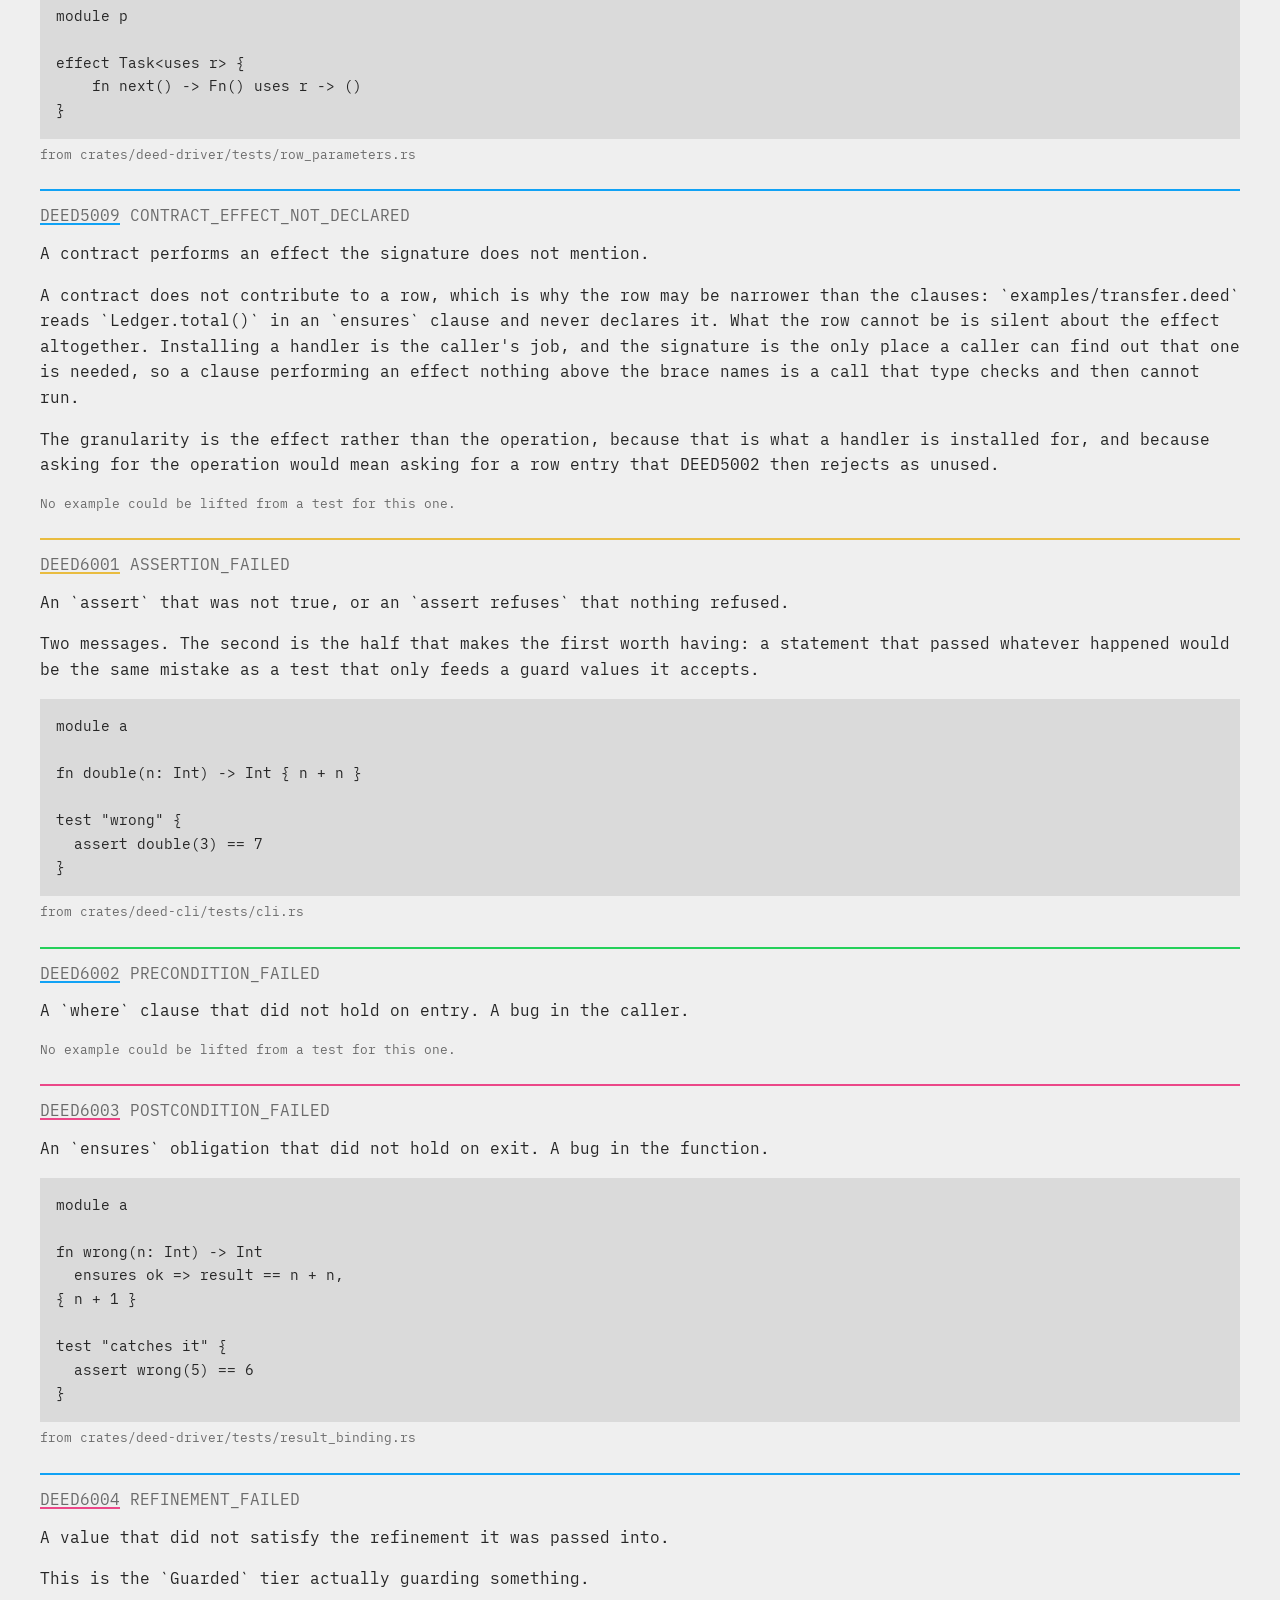
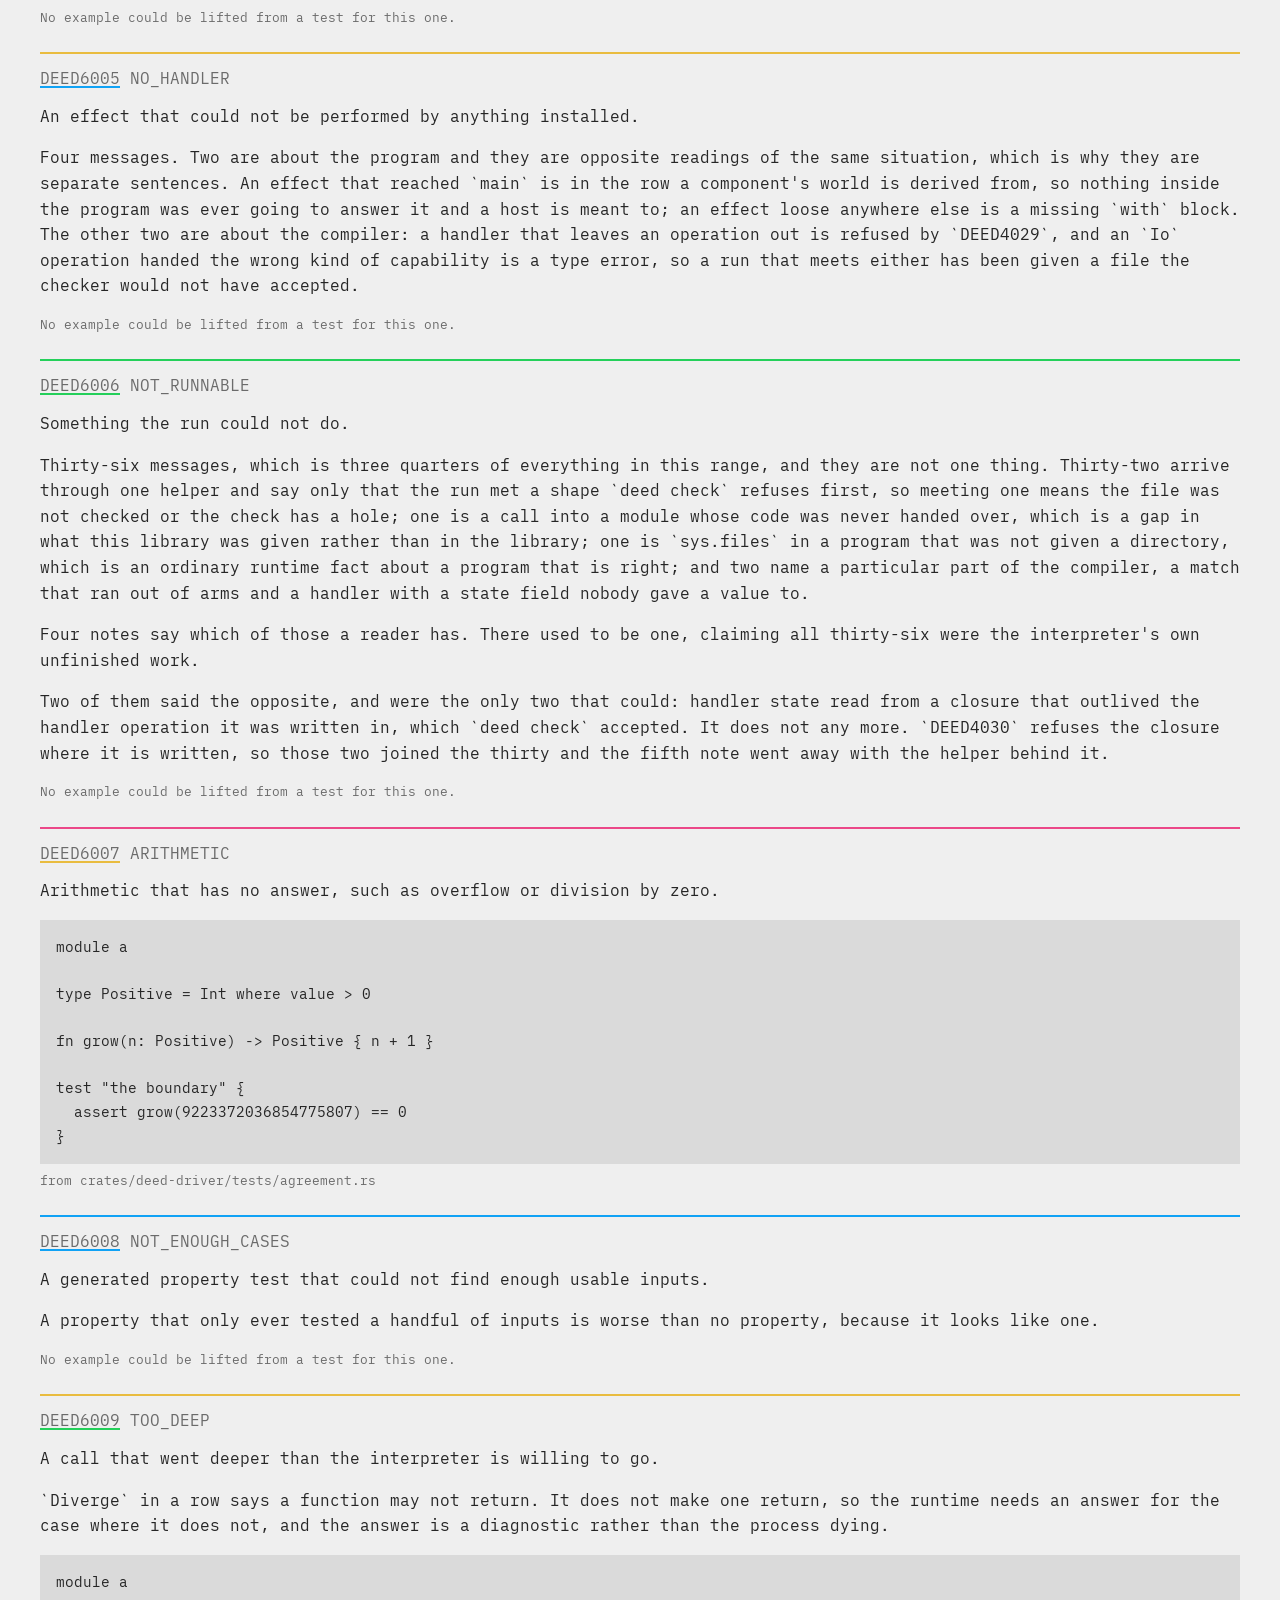
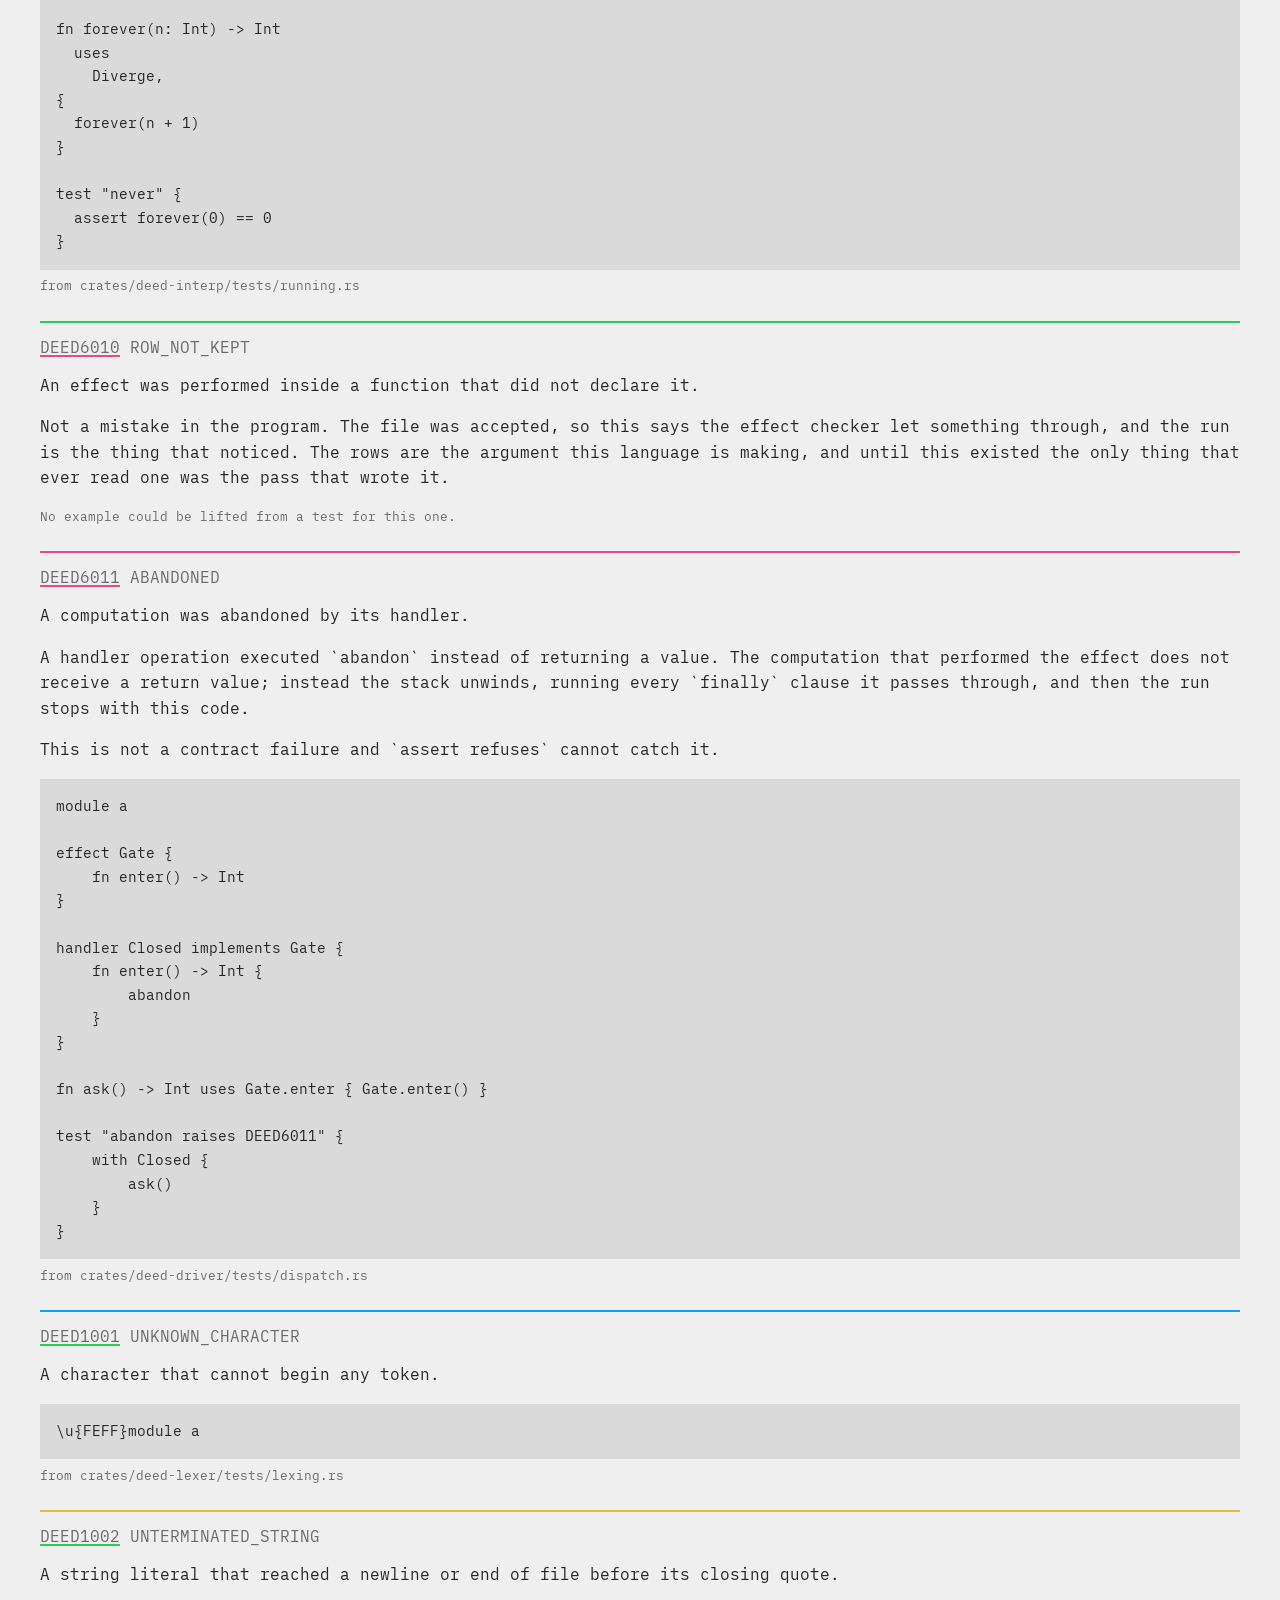
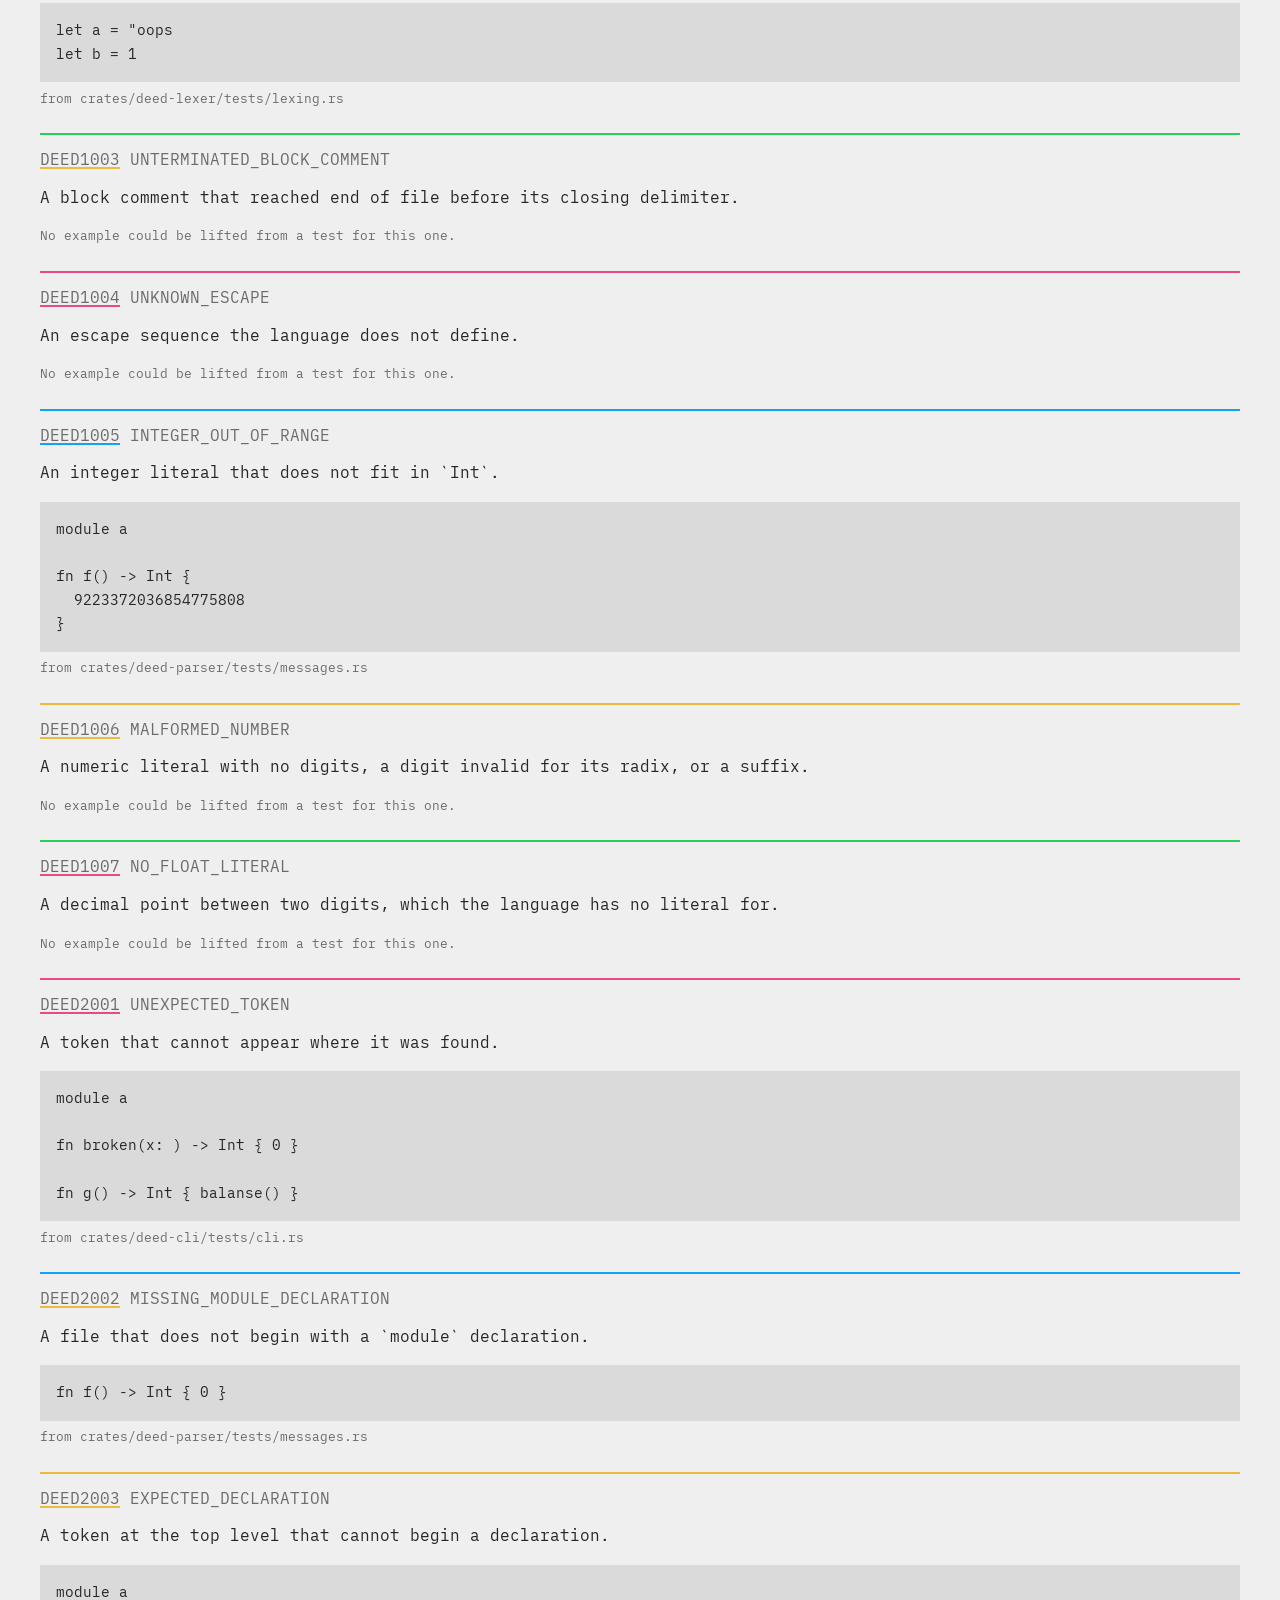
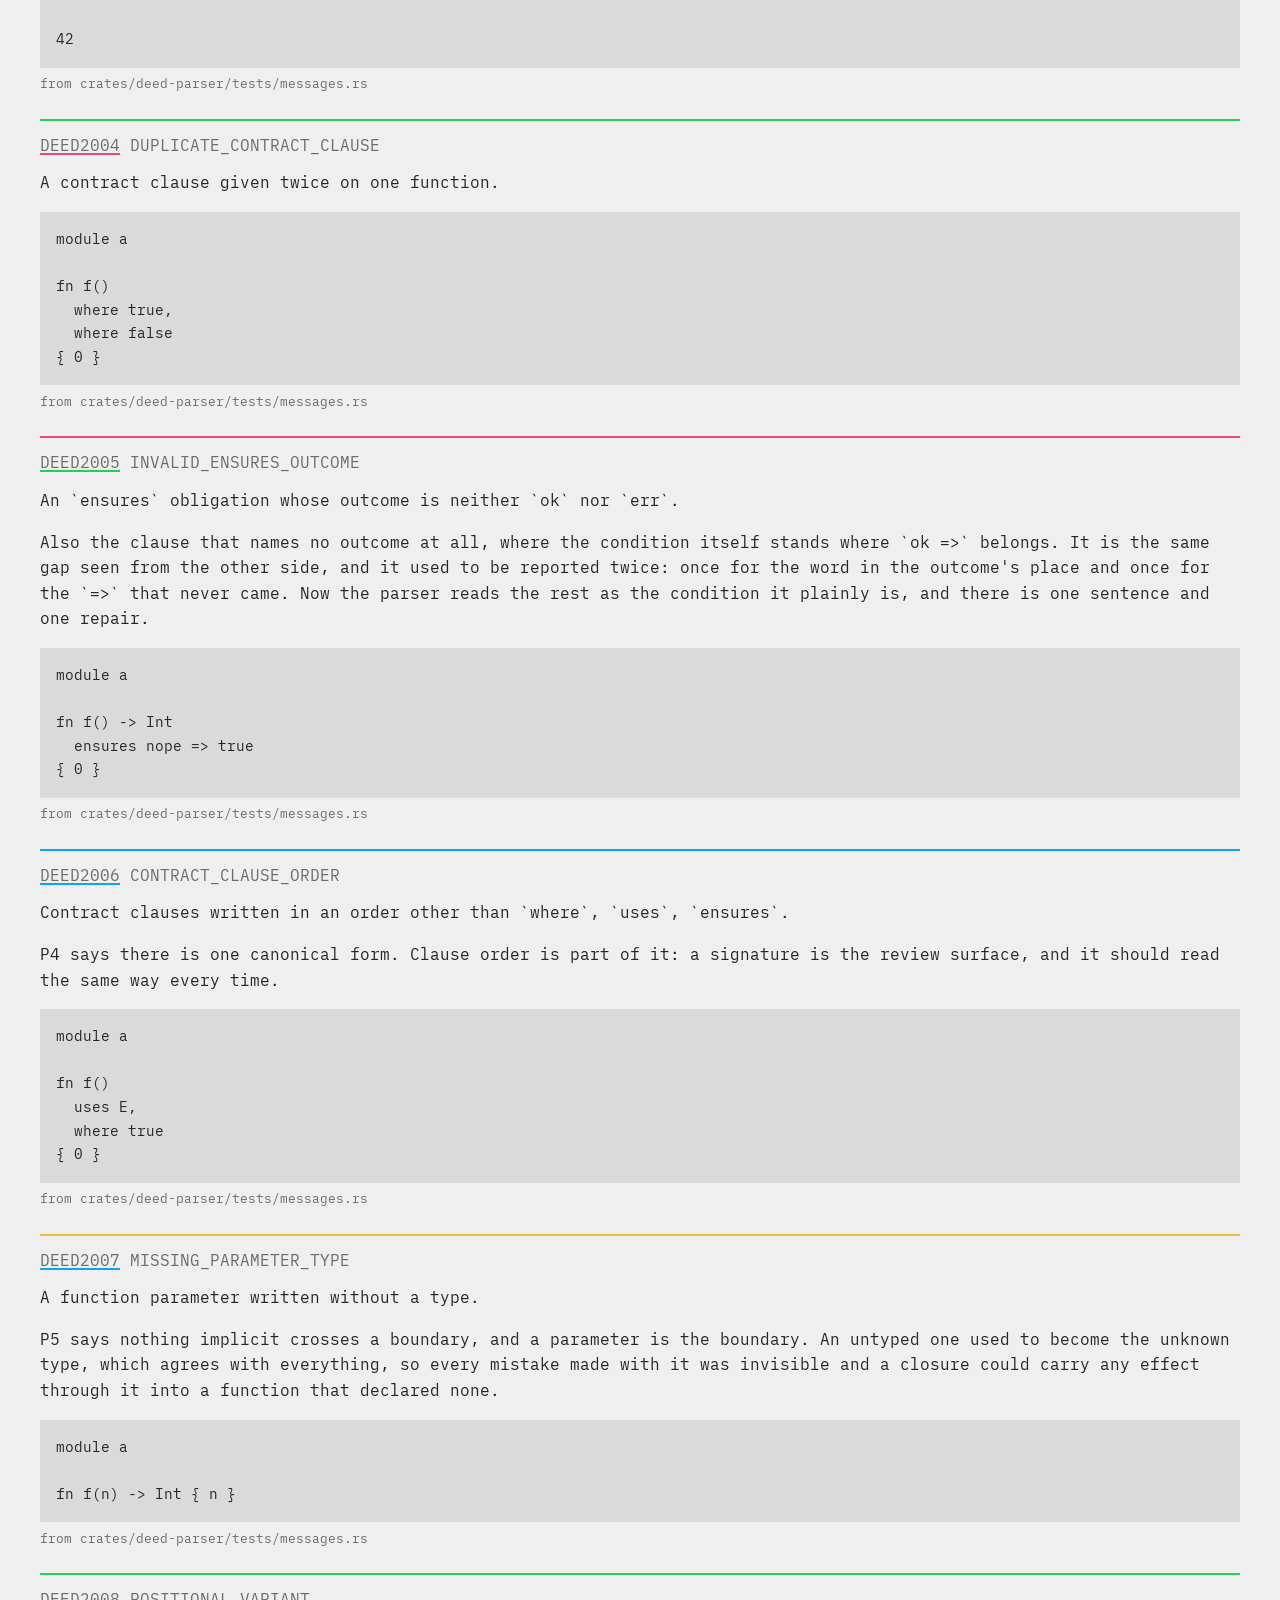
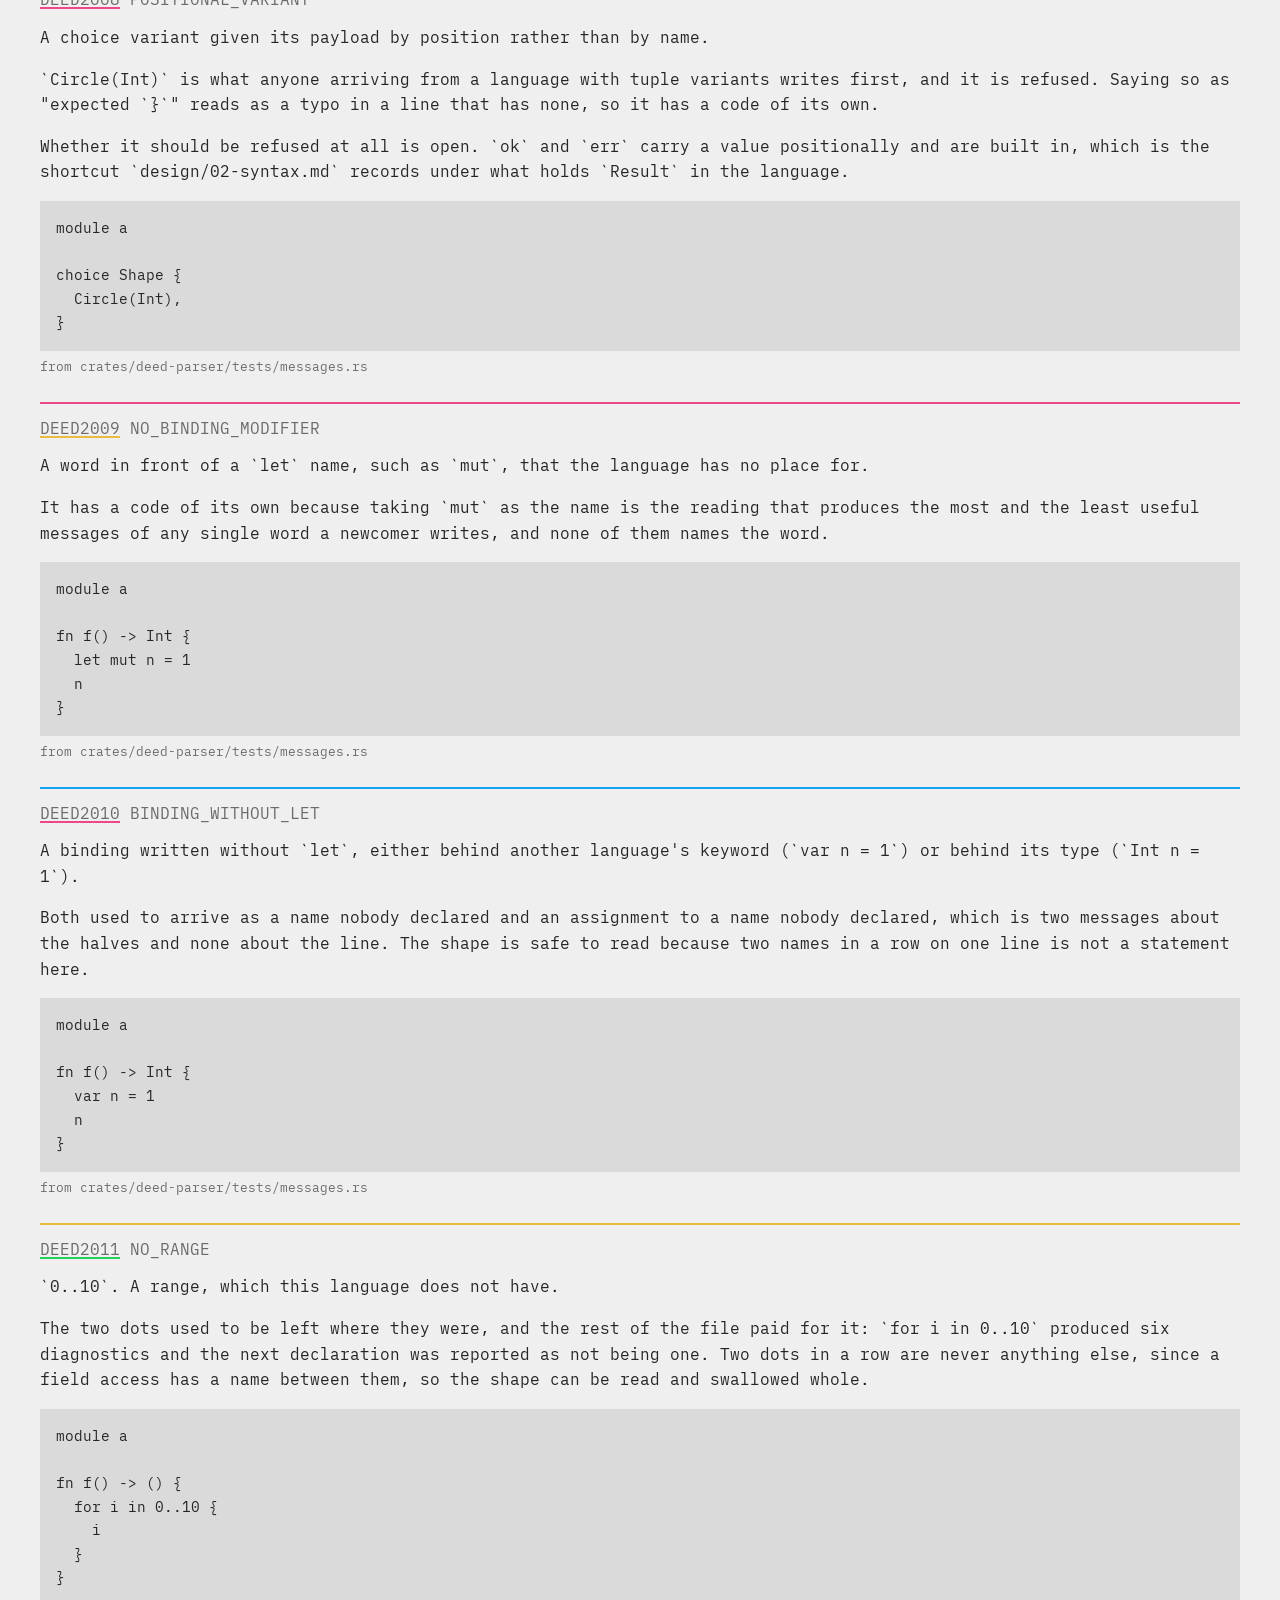
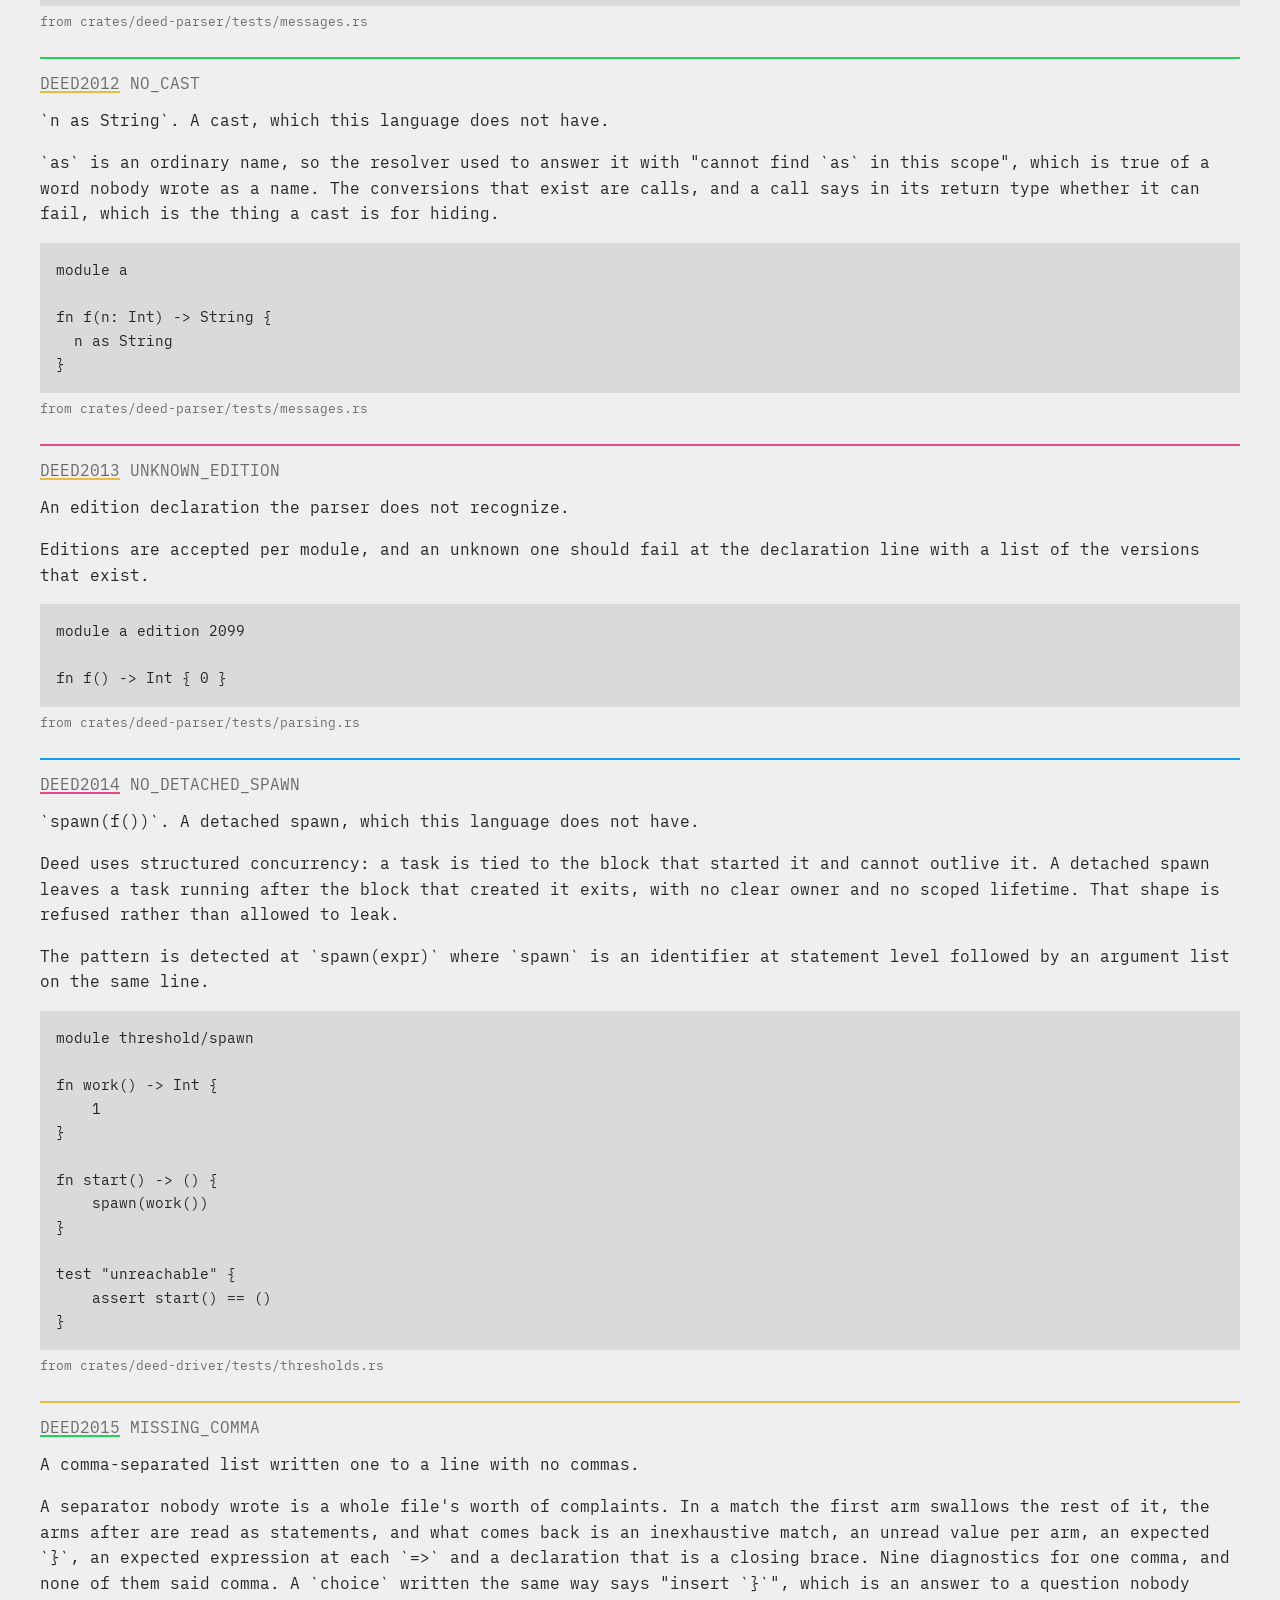
<file: errors/index.html>
<!doctype html>
<html lang="en">
  <head>
    <meta charset="utf-8" />
    <meta name="viewport" content="width=device-width, initial-scale=1" />
    <title>Diagnostics | Deed</title>
    <meta
      name="description"
      content="Every code the Deed compiler can produce, with the reasoning and an example, read out of the compiler itself."
    />
    <link rel="icon" href="../assets/brand/deed-cipher-favicon.ico" sizes="any" />
    <link
      rel="preload"
      as="font"
      type="font/woff2"
      href="../assets/fonts/ia-writer-mono-latin-400-normal.woff2"
      crossorigin
    />
    <link
      rel="preload"
      as="font"
      type="font/woff2"
      href="../assets/fonts/ia-writer-mono-latin-700-normal.woff2"
      crossorigin
    />
    <link rel="stylesheet" href="../assets/style.css" />
  </head>
  <body>
    <div class="wrap">
      <header class="site">
        <div class="header-section">
          <div class="header-frame">
            <h1>
              <a href="../"
                ><svg class="mark" viewBox="0 0 512 512" aria-hidden="true" focusable="false">
                  <path d="M176 116H104V396H176" fill="none" stroke="currentColor" stroke-width="56" />
                  <rect x="236" y="128" width="200" height="56" fill="#24d05a" />
                  <rect x="236" y="228" width="148" height="56" fill="#eb4888" />
                  <rect x="236" y="328" width="176" height="56" fill="#10a2f5" />
                </svg
                >Deed</a
              >
            </h1>
            <h2>A function can only do what its signature admits to.</h2>
          </div>
        </div>
      </header>

      <nav class="site">
        <a href="../one-clause/">Why Deed</a>
        <a href="../learn/">Learn</a>
        <a href="../play/">Playground</a>
        <a href="../agents/">Agents</a>
        <a href="./" class="active">Diagnostics</a>
        <a href="../install/">Install</a>
        <a href="https://github.com/deed-lang/deed">Source</a>
      </nav>

      <main>
        <h1>Diagnostics</h1>
        <p class="lede">
          Every code this compiler can produce, with why it exists and a
          program that triggers it. Nothing on this page was written here: it
          is what <code>deed explain</code> prints, asked of the same build the
          playground runs.
        </p>
        <p class="status" id="status" aria-live="polite">loading</p>

        <div class="picker">
          <label for="filter">Find</label>
          <input
            id="filter"
            type="search"
            placeholder="a code, a name, or a word in the reasoning"
            autocomplete="off"
            disabled
          />
        </div>
        <p class="summary" id="count" aria-live="polite"></p>

        <div id="codes"></div>
      </main>

      <footer class="site">
        <p>
          The reasoning is the doc comment above each code in the compiler's
          source, and the example is lifted from the test that had to exist for
          it. A code with neither cannot be added.
        </p>
        <p>
          Apache-2.0. This page has no analytics, no cookies and no third-party
          requests.
        </p>
      </footer>
    </div>
    <script src="../assets/color.js"></script>
    <script src="../assets/errors.js"></script>
  </body>
</html>
</file>
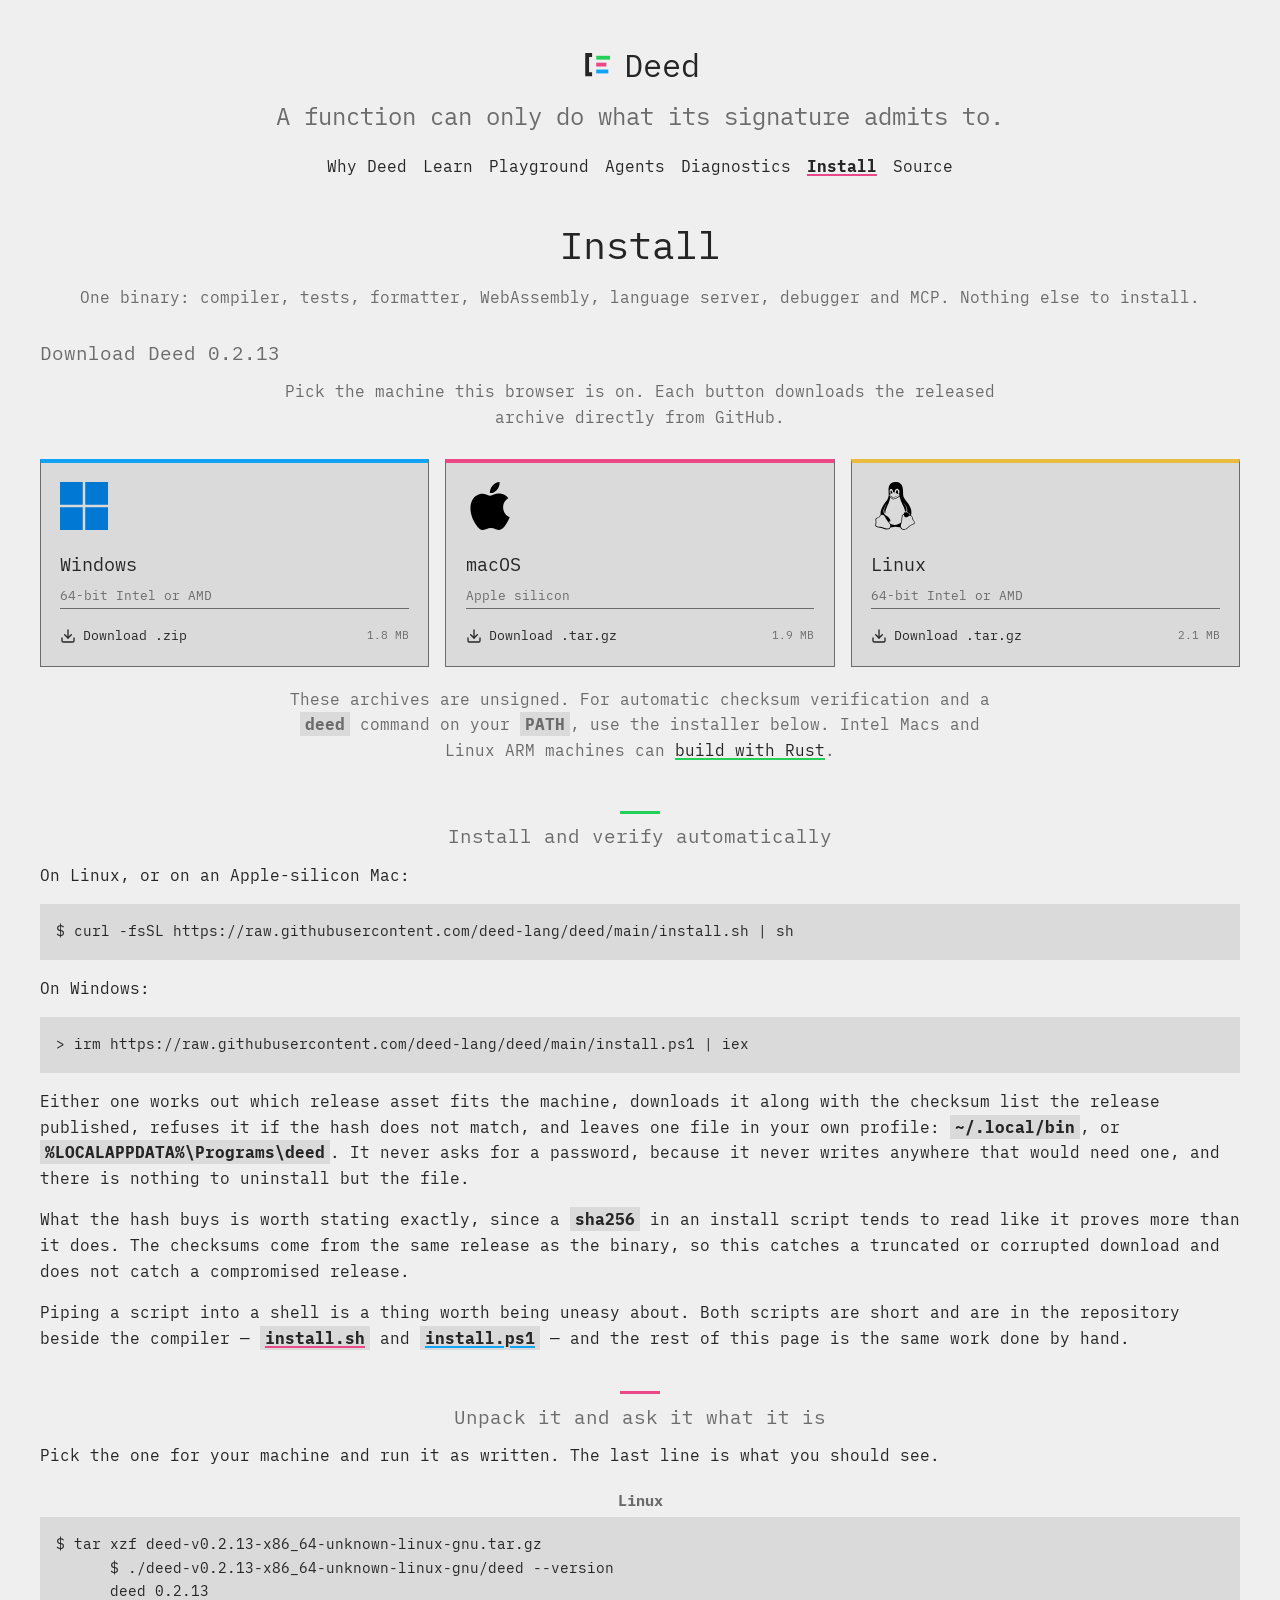
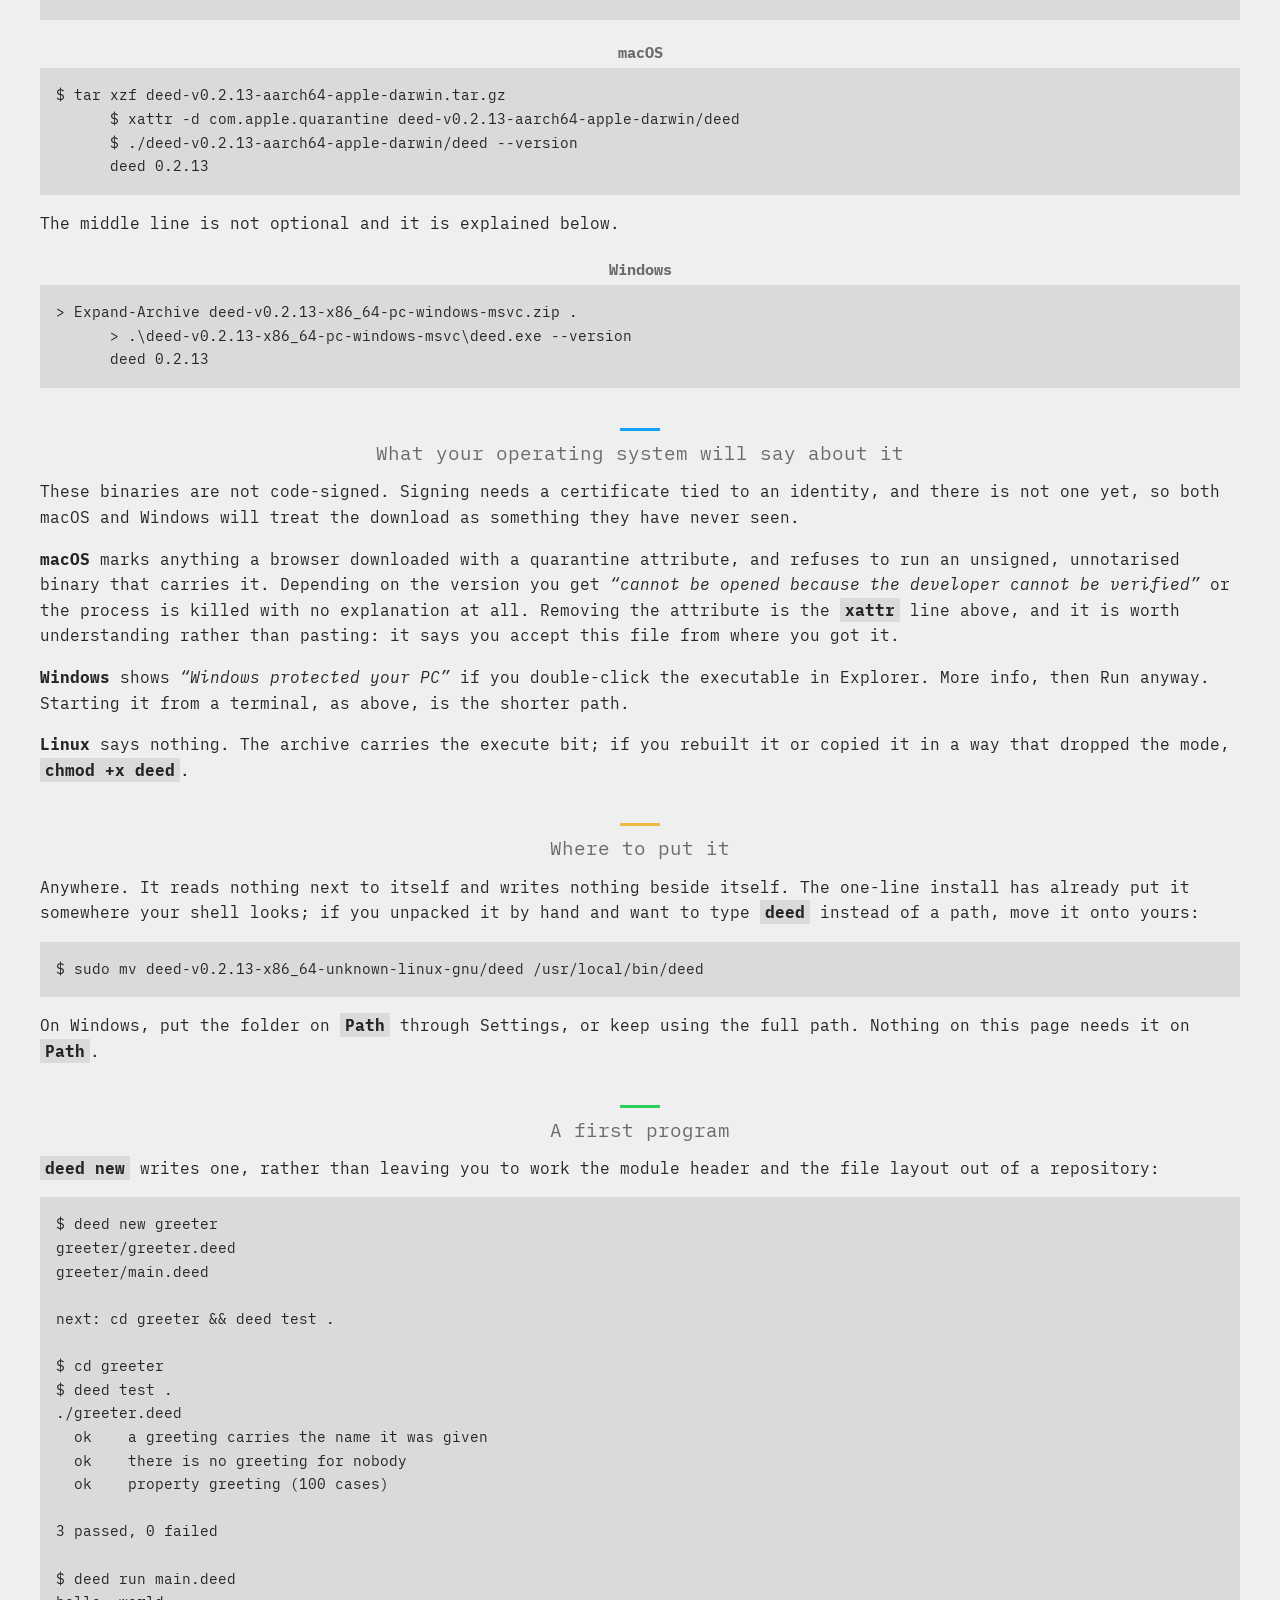
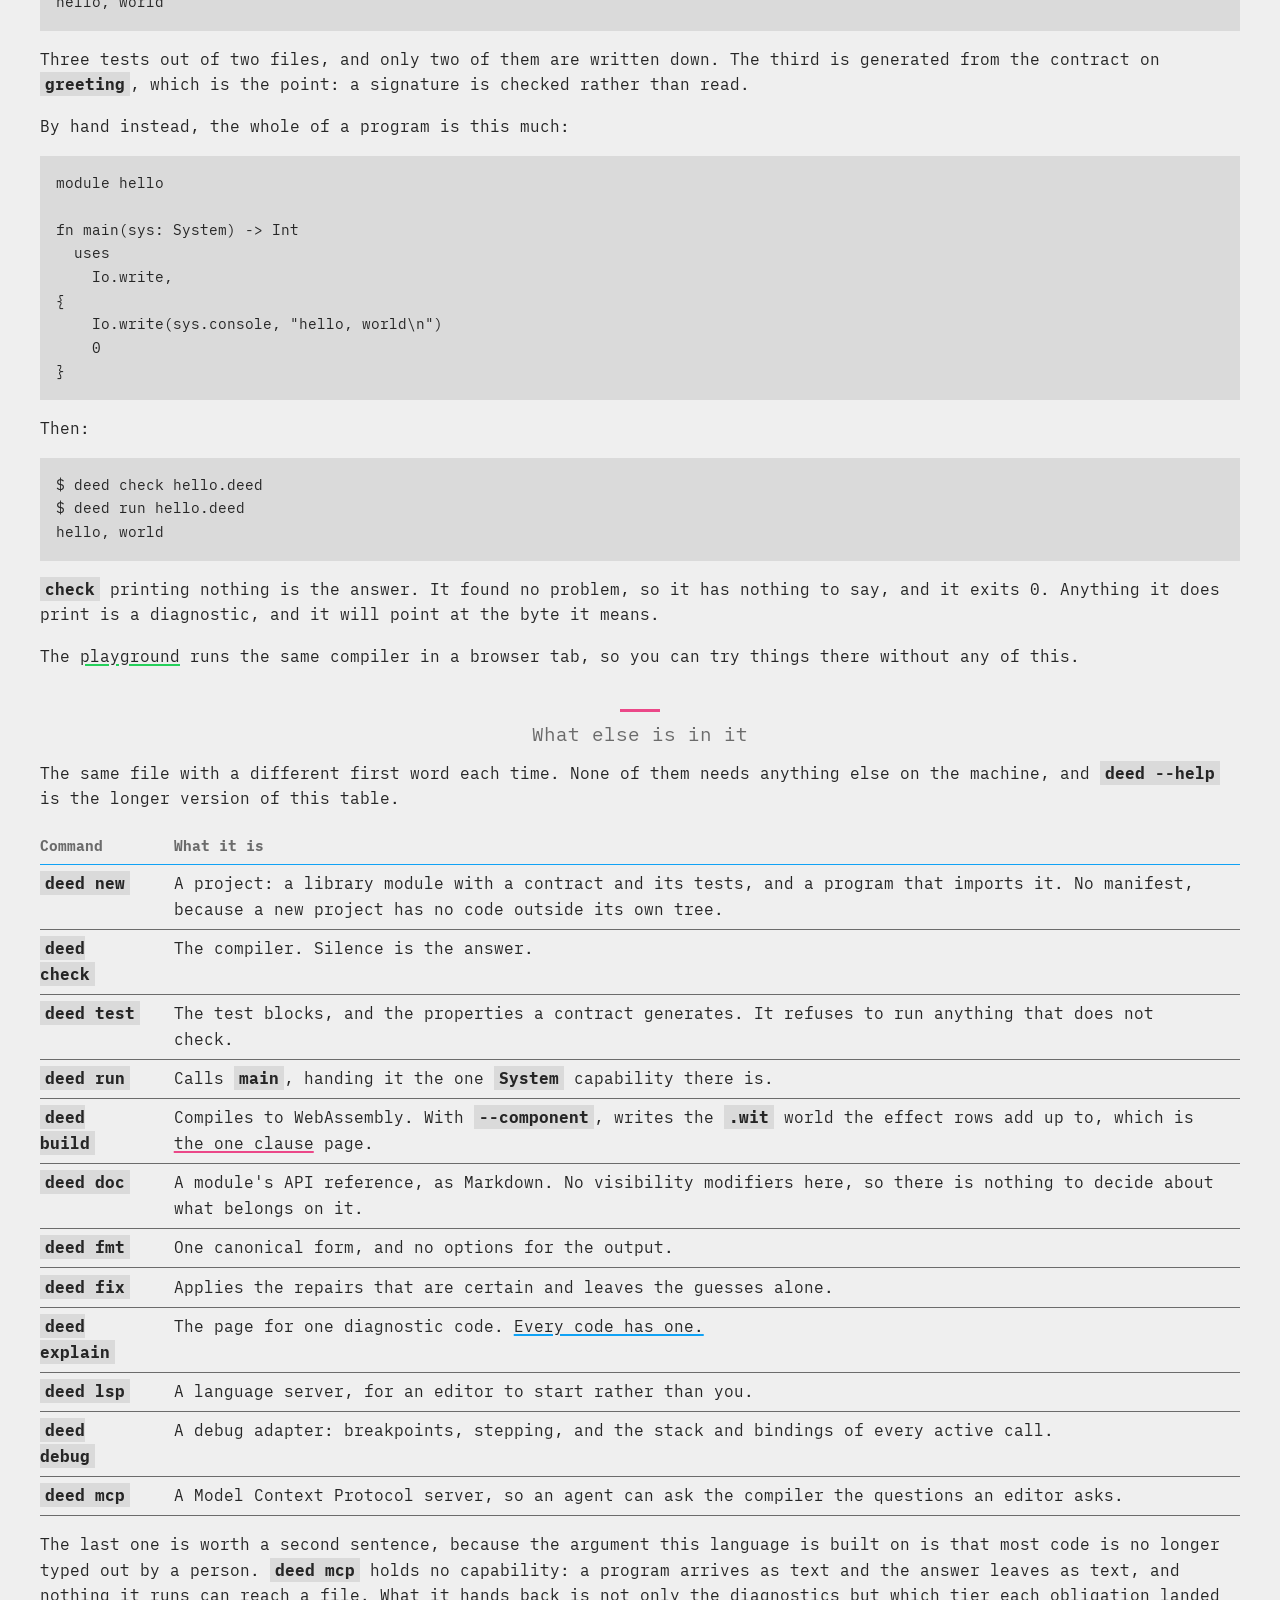
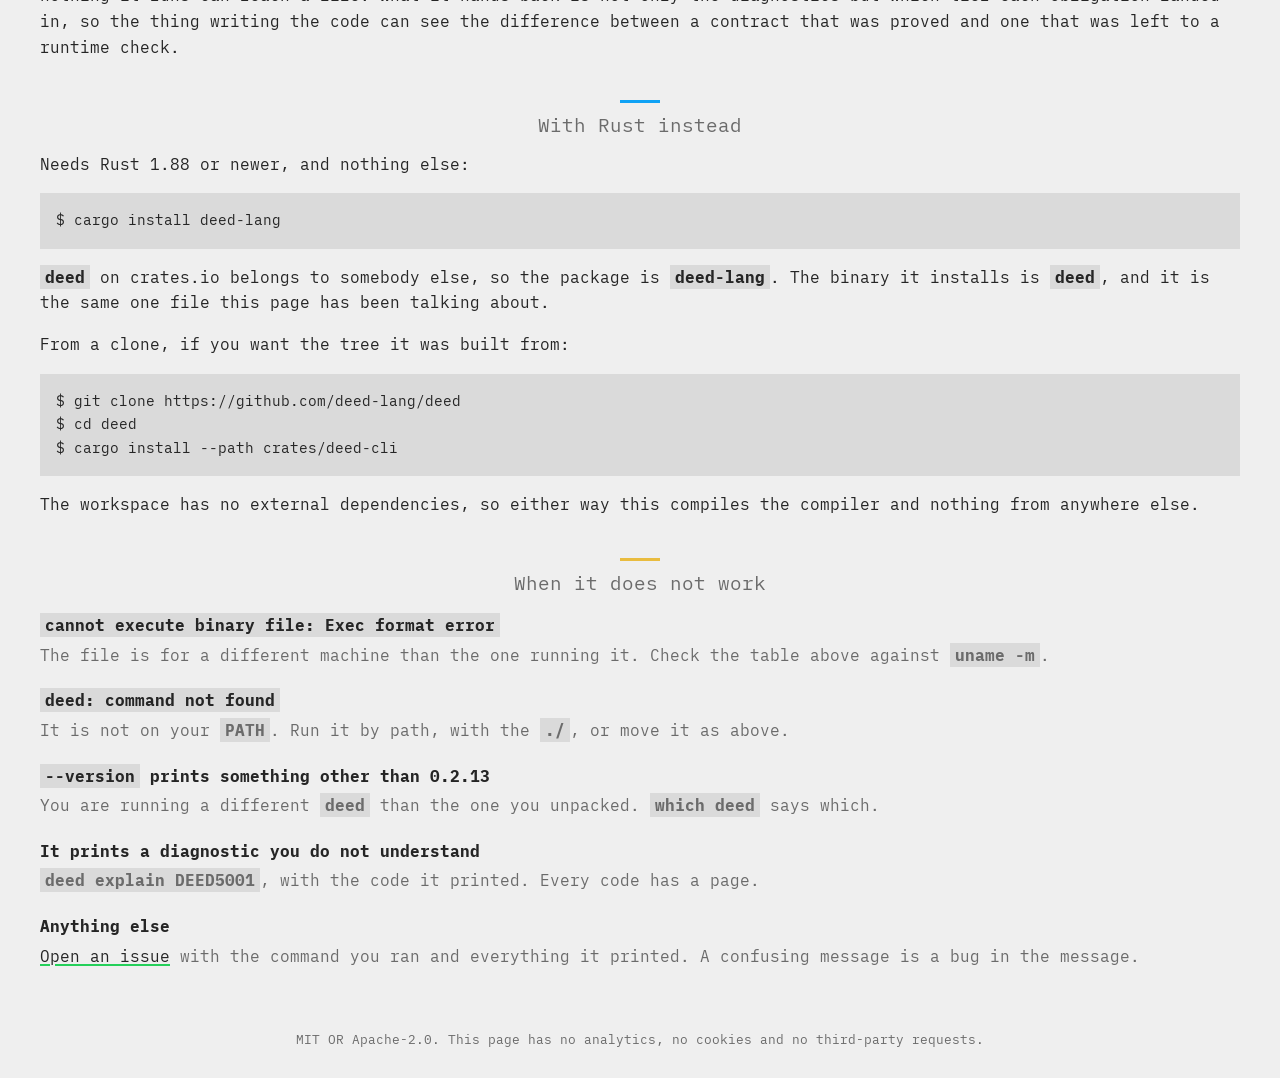
<file: install/index.html>
<!doctype html>
<html lang="en">
  <head>
    <meta charset="utf-8" />
    <meta name="viewport" content="width=device-width, initial-scale=1" />
    <title>Install | Deed</title>
    <meta
      name="description"
      content="Download one file, unpack it, run it. One path per platform, with the output to compare against."
    />
    <link rel="icon" href="../assets/brand/deed-cipher-favicon.ico" sizes="any" />
    <link
      rel="preload"
      as="font"
      type="font/woff2"
      href="../assets/fonts/ia-writer-mono-latin-400-normal.woff2"
      crossorigin
    />
    <link
      rel="preload"
      as="font"
      type="font/woff2"
      href="../assets/fonts/ia-writer-mono-latin-700-normal.woff2"
      crossorigin
    />
    <link rel="stylesheet" href="../assets/style.css" />
  </head>
  <body class="install-page">
    <div class="wrap">
      <header class="site">
        <div class="header-section">
          <div class="header-frame">
            <h1>
              <a href="../"
                ><svg class="mark" viewBox="0 0 512 512" aria-hidden="true" focusable="false">
                  <path d="M176 116H104V396H176" fill="none" stroke="currentColor" stroke-width="56" />
                  <rect x="236" y="128" width="200" height="56" fill="#24d05a" />
                  <rect x="236" y="228" width="148" height="56" fill="#eb4888" />
                  <rect x="236" y="328" width="176" height="56" fill="#10a2f5" />
                </svg
                >Deed</a
              >
            </h1>
            <h2>A function can only do what its signature admits to.</h2>
          </div>
        </div>
      </header>

      <nav class="site">
        <a href="../one-clause/">Why Deed</a>
        <a href="../learn/">Learn</a>
        <a href="../play/">Playground</a>
        <a href="../agents/">Agents</a>
        <a href="../errors/">Diagnostics</a>
        <a href="./" class="active">Install</a>
        <a href="https://github.com/deed-lang/deed">Source</a>
      </nav>

      <main>
        <h1>Install</h1>
        <p class="lede">
          One binary: compiler, tests, formatter, WebAssembly, language server,
          debugger and MCP. Nothing else to install.
        </p>

        <!--
          Every `deed 0.2.13` below is the output of that binary on that
          platform, printed by the release workflow, which refuses to publish
          when a binary disagrees with its tag. The program output further down
          was produced by running the released Windows build.

          The version here is the one the playground pins, and tools/check.mjs
          compares them: this page naming a release the rest of the site does
          not is a broken download link, and it was one for a day.
        -->

        <section class="download-picker" aria-labelledby="download-title">
          <h2 id="download-title">Download Deed 0.2.13</h2>
          <p class="download-intro">
            Pick the machine this browser is on. Each button downloads the
            released archive directly from GitHub.
          </p>
          <div class="download-grid">
            <a
              class="download-card"
              data-download-platform="windows"
              data-download-asset="deed-v0.2.13-x86_64-pc-windows-msvc.zip"
              href="https://github.com/deed-lang/deed/releases/download/v0.2.13/deed-v0.2.13-x86_64-pc-windows-msvc.zip"
            >
              <img
                class="platform-logo"
                src="../assets/platforms/windows.svg"
                alt=""
                width="48"
                height="48"
              />
              <span class="download-copy">
                <strong>Windows</strong>
                <span>64-bit Intel or AMD</span>
              </span>
              <span class="download-action">
                <svg class="download-icon" viewBox="0 0 24 24" aria-hidden="true">
                  <path d="M21 15v4a2 2 0 0 1-2 2H5a2 2 0 0 1-2-2v-4" />
                  <path d="m7 10 5 5 5-5" />
                  <path d="M12 15V3" />
                </svg>
                <span>Download .zip</span>
                <small>1.8 MB</small>
              </span>
            </a>

            <a
              class="download-card"
              data-download-platform="macos"
              data-download-asset="deed-v0.2.13-aarch64-apple-darwin.tar.gz"
              href="https://github.com/deed-lang/deed/releases/download/v0.2.13/deed-v0.2.13-aarch64-apple-darwin.tar.gz"
            >
              <img
                class="platform-logo monochrome"
                src="../assets/platforms/apple.svg"
                alt=""
                width="48"
                height="48"
              />
              <span class="download-copy">
                <strong>macOS</strong>
                <span>Apple silicon</span>
              </span>
              <span class="download-action">
                <svg class="download-icon" viewBox="0 0 24 24" aria-hidden="true">
                  <path d="M21 15v4a2 2 0 0 1-2 2H5a2 2 0 0 1-2-2v-4" />
                  <path d="m7 10 5 5 5-5" />
                  <path d="M12 15V3" />
                </svg>
                <span>Download .tar.gz</span>
                <small>1.9 MB</small>
              </span>
            </a>

            <a
              class="download-card"
              data-download-platform="linux"
              data-download-asset="deed-v0.2.13-x86_64-unknown-linux-gnu.tar.gz"
              href="https://github.com/deed-lang/deed/releases/download/v0.2.13/deed-v0.2.13-x86_64-unknown-linux-gnu.tar.gz"
            >
              <img
                class="platform-logo monochrome"
                src="../assets/platforms/linux.svg"
                alt=""
                width="48"
                height="48"
              />
              <span class="download-copy">
                <strong>Linux</strong>
                <span>64-bit Intel or AMD</span>
              </span>
              <span class="download-action">
                <svg class="download-icon" viewBox="0 0 24 24" aria-hidden="true">
                  <path d="M21 15v4a2 2 0 0 1-2 2H5a2 2 0 0 1-2-2v-4" />
                  <path d="m7 10 5 5 5-5" />
                  <path d="M12 15V3" />
                </svg>
                <span>Download .tar.gz</span>
                <small>2.1 MB</small>
              </span>
            </a>
          </div>
          <p class="download-note">
            These archives are unsigned. For automatic checksum verification
            and a <code>deed</code> command on your <code>PATH</code>, use the
            installer below. Intel Macs and Linux ARM machines can
            <a href="#source">build with Rust</a>.
          </p>
        </section>

        <h2 id="verified-install">Install and verify automatically</h2>
        <p>On Linux, or on an Apple-silicon Mac:</p>
        <pre class="code"><code>$ curl -fsSL https://raw.githubusercontent.com/deed-lang/deed/main/install.sh | sh</code></pre>
        <p>On Windows:</p>
        <pre class="code"><code>&gt; irm https://raw.githubusercontent.com/deed-lang/deed/main/install.ps1 | iex</code></pre>
        <p>
          Either one works out which release asset fits the machine, downloads
          it along with the checksum list the release published, refuses it if
          the hash does not match, and leaves one file in your own profile:
          <code>~/.local/bin</code>, or
          <code>%LOCALAPPDATA%\Programs\deed</code>. It never asks for a
          password, because it never writes anywhere that would need one, and
          there is nothing to uninstall but the file.
        </p>
        <p>
          What the hash buys is worth stating exactly, since a
          <code>sha256</code> in an install script tends to read like it proves
          more than it does. The checksums come from the same release as the
          binary, so this catches a truncated or corrupted download and does
          not catch a compromised release.
        </p>
        <p>
          Piping a script into a shell is a thing worth being uneasy about.
          Both scripts are short and are in the repository beside the compiler
          &mdash; <a href="https://github.com/deed-lang/deed/blob/main/install.sh"
            ><code>install.sh</code></a
          >
          and
          <a href="https://github.com/deed-lang/deed/blob/main/install.ps1"
            ><code>install.ps1</code></a
          >
          &mdash; and the rest of this page is the same work done by hand.
        </p>

        <h2>Unpack it and ask it what it is</h2>
        <p>
          Pick the one for your machine and run it as written. The last line is
          what you should see.
        </p>

        <h3>Linux</h3>
        <pre class="code"><code>$ tar xzf deed-v0.2.13-x86_64-unknown-linux-gnu.tar.gz
      $ ./deed-v0.2.13-x86_64-unknown-linux-gnu/deed --version
      deed 0.2.13</code></pre>

        <h3>macOS</h3>
        <pre class="code"><code>$ tar xzf deed-v0.2.13-aarch64-apple-darwin.tar.gz
      $ xattr -d com.apple.quarantine deed-v0.2.13-aarch64-apple-darwin/deed
      $ ./deed-v0.2.13-aarch64-apple-darwin/deed --version
      deed 0.2.13</code></pre>
        <p>
          The middle line is not optional and it is explained below.
        </p>

        <h3>Windows</h3>
        <pre class="code"><code>&gt; Expand-Archive deed-v0.2.13-x86_64-pc-windows-msvc.zip .
      &gt; .\deed-v0.2.13-x86_64-pc-windows-msvc\deed.exe --version
      deed 0.2.13</code></pre>

        <h2>What your operating system will say about it</h2>
        <p>
          These binaries are not code-signed. Signing needs a certificate tied
          to an identity, and there is not one yet, so both macOS and Windows
          will treat the download as something they have never seen.
        </p>
        <p>
          <strong>macOS</strong> marks anything a browser downloaded with a
          quarantine attribute, and refuses to run an unsigned, unnotarised
          binary that carries it. Depending on the version you get
          <em>&ldquo;cannot be opened because the developer cannot be
          verified&rdquo;</em> or the process is killed with no explanation at
          all. Removing the attribute is the <code>xattr</code> line above, and
          it is worth understanding rather than pasting: it says you accept
          this file from where you got it.
        </p>
        <p>
          <strong>Windows</strong> shows
          <em>&ldquo;Windows protected your PC&rdquo;</em> if you double-click
          the executable in Explorer. More info, then Run anyway. Starting it
          from a terminal, as above, is the shorter path.
        </p>
        <p>
          <strong>Linux</strong> says nothing. The archive carries the execute
          bit; if you rebuilt it or copied it in a way that dropped the mode,
          <code>chmod +x deed</code>.
        </p>

        <h2>Where to put it</h2>
        <p>
          Anywhere. It reads nothing next to itself and writes nothing beside
          itself. The one-line install has already put it somewhere your shell
          looks; if you unpacked it by hand and want to type
          <code>deed</code> instead of a path, move it onto yours:
        </p>
        <pre class="code"><code>$ sudo mv deed-v0.2.13-x86_64-unknown-linux-gnu/deed /usr/local/bin/deed</code></pre>
        <p>
          On Windows, put the folder on <code>Path</code> through Settings, or
          keep using the full path. Nothing on this page needs it on
          <code>Path</code>.
        </p>

        <h2>A first program</h2>
        <p>
          <code>deed new</code> writes one, rather than leaving you to work the
          module header and the file layout out of a repository:
        </p>
        <pre class="code"><code>$ deed new greeter
greeter/greeter.deed
greeter/main.deed

next: cd greeter &amp;&amp; deed test .

$ cd greeter
$ deed test .
./greeter.deed
  ok    a greeting carries the name it was given
  ok    there is no greeting for nobody
  ok    property greeting (100 cases)

3 passed, 0 failed

$ deed run main.deed
hello, world</code></pre>
        <p>
          Three tests out of two files, and only two of them are written down.
          The third is generated from the contract on <code>greeting</code>,
          which is the point: a signature is checked rather than read.
        </p>
        <p>By hand instead, the whole of a program is this much:</p>
        <pre class="code"><code>module hello

fn main(sys: System) -&gt; Int
  uses
    Io.write,
{
    Io.write(sys.console, "hello, world\n")
    0
}</code></pre>
        <p>Then:</p>
        <pre class="code"><code>$ deed check hello.deed
$ deed run hello.deed
hello, world</code></pre>
        <p>
          <code>check</code> printing nothing is the answer. It found no
          problem, so it has nothing to say, and it exits 0. Anything it does
          print is a diagnostic, and it will point at the byte it means.
        </p>
        <p>
          The <a href="../play/">playground</a> runs the same compiler in a
          browser tab, so you can try things there without any of this.
        </p>

        <!--
          The lede claims a list, and this is it. Every line here is a
          shortened `deed --help`, which is the binary describing itself; the
          page named two of these and showed one of them for four releases,
          which is a page that undersells the file it is telling you to
          download.
        -->
        <h2>What else is in it</h2>
        <p>
          The same file with a different first word each time. None of them
          needs anything else on the machine, and
          <code>deed --help</code> is the longer version of this table.
        </p>
        <table class="files">
          <thead>
            <tr>
              <th scope="col">Command</th>
              <th scope="col">What it is</th>
            </tr>
          </thead>
          <tbody>
            <tr>
              <td><code>deed new</code></td>
              <td>
                A project: a library module with a contract and its tests, and
                a program that imports it. No manifest, because a new project
                has no code outside its own tree.
              </td>
            </tr>
            <tr>
              <td><code>deed check</code></td>
              <td>The compiler. Silence is the answer.</td>
            </tr>
            <tr>
              <td><code>deed test</code></td>
              <td>
                The test blocks, and the properties a contract generates. It
                refuses to run anything that does not check.
              </td>
            </tr>
            <tr>
              <td><code>deed run</code></td>
              <td>
                Calls <code>main</code>, handing it the one
                <code>System</code> capability there is.
              </td>
            </tr>
            <tr>
              <td><code>deed build</code></td>
              <td>
                Compiles to WebAssembly. With <code>--component</code>, writes
                the <code>.wit</code> world the effect rows add up to, which is
                <a href="../one-clause/">the one clause</a> page.
              </td>
            </tr>
            <tr>
              <td><code>deed doc</code></td>
              <td>
                A module's API reference, as Markdown. No visibility modifiers
                here, so there is nothing to decide about what belongs on it.
              </td>
            </tr>
            <tr>
              <td><code>deed fmt</code></td>
              <td>One canonical form, and no options for the output.</td>
            </tr>
            <tr>
              <td><code>deed fix</code></td>
              <td>
                Applies the repairs that are certain and leaves the guesses
                alone.
              </td>
            </tr>
            <tr>
              <td><code>deed explain</code></td>
              <td>
                The page for one diagnostic code.
                <a href="../errors/">Every code has one.</a>
              </td>
            </tr>
            <tr>
              <td><code>deed lsp</code></td>
              <td>A language server, for an editor to start rather than you.</td>
            </tr>
            <tr>
              <td><code>deed debug</code></td>
              <td>
                A debug adapter: breakpoints, stepping, and the stack and
                bindings of every active call.
              </td>
            </tr>
            <tr>
              <td><code>deed mcp</code></td>
              <td>
                A Model Context Protocol server, so an agent can ask the
                compiler the questions an editor asks.
              </td>
            </tr>
          </tbody>
        </table>
        <p>
          The last one is worth a second sentence, because the argument this
          language is built on is that most code is no longer typed out by a
          person. <code>deed mcp</code> holds no capability: a program arrives
          as text and the answer leaves as text, and nothing it runs can reach
          a file. What it hands back is not only the diagnostics but which tier
          each obligation landed in, so the thing writing the code can see the
          difference between a contract that was proved and one that was left
          to a runtime check.
        </p>

        <h2 id="source">With Rust instead</h2>
        <p>Needs Rust 1.88 or newer, and nothing else:</p>
        <pre class="code"><code>$ cargo install deed-lang</code></pre>
        <p>
          <code>deed</code> on crates.io belongs to somebody else, so the
          package is <code>deed-lang</code>. The binary it installs is
          <code>deed</code>, and it is the same one file this page has been
          talking about.
        </p>
        <p>From a clone, if you want the tree it was built from:</p>
        <pre class="code"><code>$ git clone https://github.com/deed-lang/deed
$ cd deed
$ cargo install --path crates/deed-cli</code></pre>
        <p>
          The workspace has no external dependencies, so either way this
          compiles the compiler and nothing from anywhere else.
        </p>

        <h2>When it does not work</h2>
        <dl class="trouble">
          <dt><code>cannot execute binary file: Exec format error</code></dt>
          <dd>
            The file is for a different machine than the one running it. Check
            the table above against <code>uname -m</code>.
          </dd>

          <dt><code>deed: command not found</code></dt>
          <dd>
            It is not on your <code>PATH</code>. Run it by path, with the
            <code>./</code>, or move it as above.
          </dd>

          <dt><code>--version</code> prints something other than 0.2.13</dt>
          <dd>
            You are running a different <code>deed</code> than the one you
            unpacked. <code>which deed</code> says which.
          </dd>

          <dt>It prints a diagnostic you do not understand</dt>
          <dd>
            <code>deed explain DEED5001</code>, with the code it printed. Every
            code has a page.
          </dd>

          <dt>Anything else</dt>
          <dd>
            <a href="https://github.com/deed-lang/deed/issues/new"
              >Open an issue</a
            >
            with the command you ran and everything it printed. A confusing
            message is a bug in the message.
          </dd>
        </dl>
      </main>

      <footer class="site">
        <p>
          MIT OR Apache-2.0. This page has no analytics, no cookies and no
          third-party requests.
        </p>
      </footer>
    </div>
    <script src="../assets/color.js"></script>
  </body>
</html>
</file>
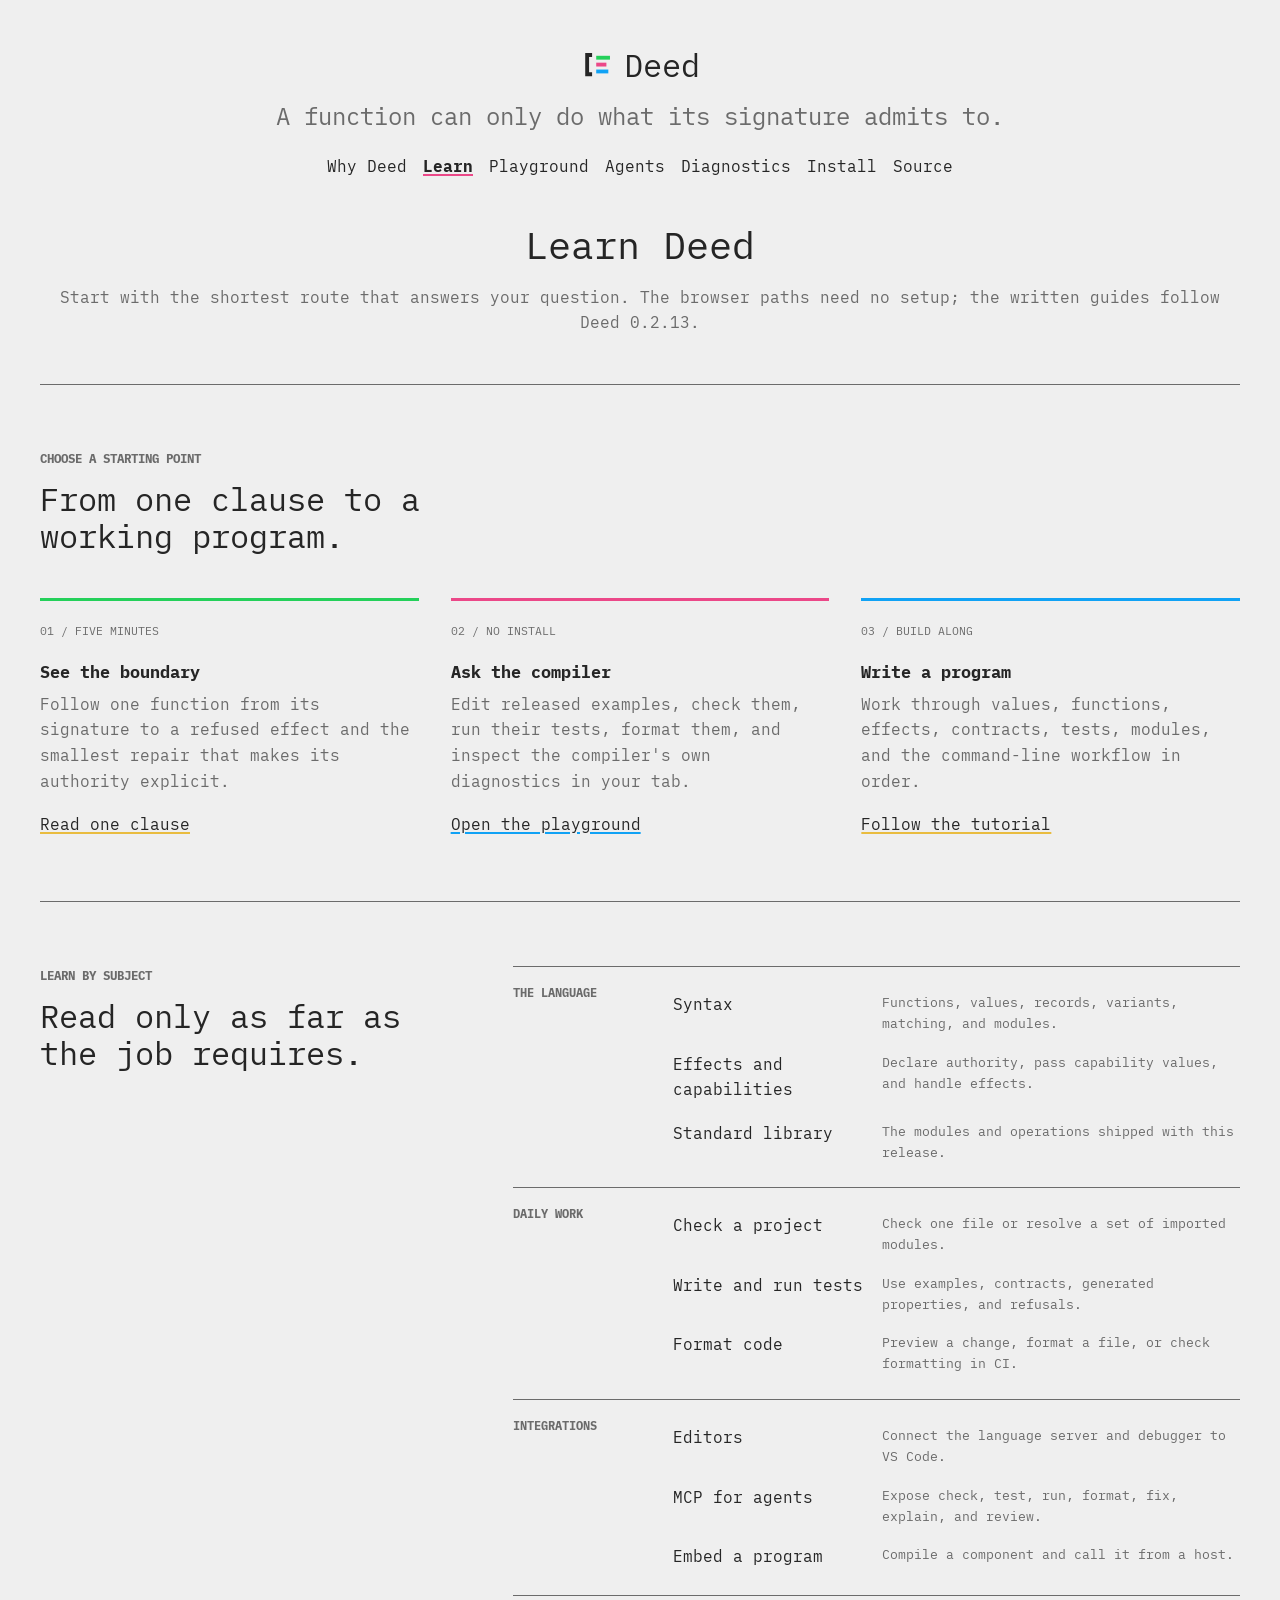
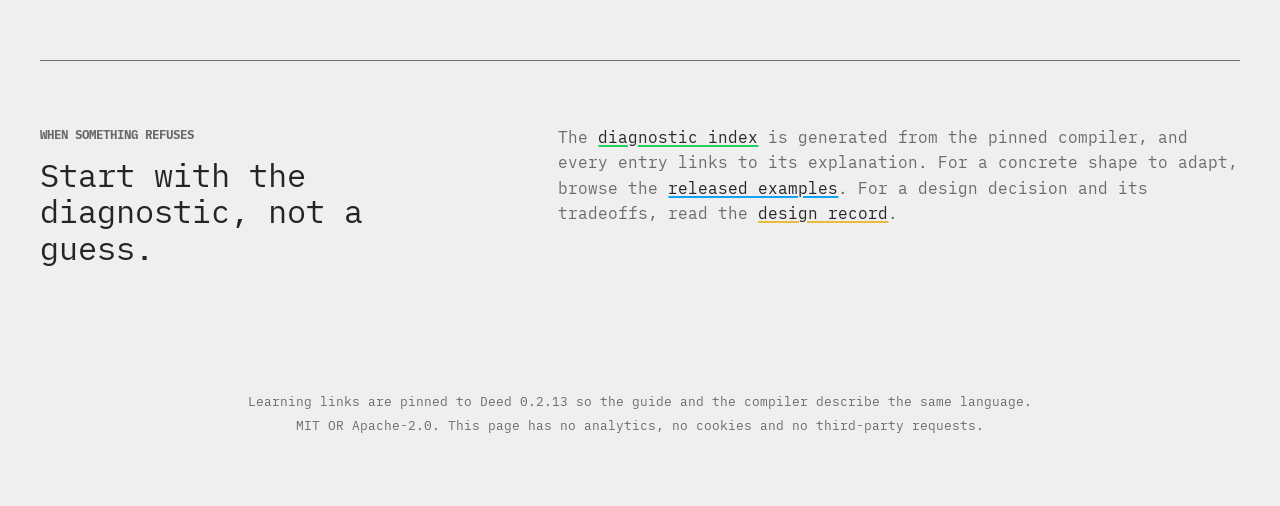
<file: learn/index.html>
<!doctype html>
<html lang="en">
  <head>
    <meta charset="utf-8" />
    <meta name="viewport" content="width=device-width, initial-scale=1" />
    <title>Learn | Deed</title>
    <meta
      name="description"
      content="Learn Deed by reading one clause, trying the compiler in your browser, or following the versioned tutorial and task-focused guides."
    />
    <link rel="icon" href="../assets/brand/deed-cipher-favicon.ico" sizes="any" />
    <link
      rel="preload"
      as="font"
      type="font/woff2"
      href="../assets/fonts/ia-writer-mono-latin-400-normal.woff2"
      crossorigin
    />
    <link
      rel="preload"
      as="font"
      type="font/woff2"
      href="../assets/fonts/ia-writer-mono-latin-700-normal.woff2"
      crossorigin
    />
    <link rel="stylesheet" href="../assets/style.css" />
  </head>
  <body class="learn-page">
    <div class="wrap">
      <header class="site">
        <div class="header-section">
          <div class="header-frame">
            <h1>
              <a href="../"
                ><svg class="mark" viewBox="0 0 512 512" aria-hidden="true" focusable="false">
                  <path d="M176 116H104V396H176" fill="none" stroke="currentColor" stroke-width="56" />
                  <rect x="236" y="128" width="200" height="56" fill="#24d05a" />
                  <rect x="236" y="228" width="148" height="56" fill="#eb4888" />
                  <rect x="236" y="328" width="176" height="56" fill="#10a2f5" />
                </svg
                >Deed</a
              >
            </h1>
            <h2>A function can only do what its signature admits to.</h2>
          </div>
        </div>
      </header>

      <nav class="site">
        <a href="../one-clause/">Why Deed</a>
        <a href="./" class="active">Learn</a>
        <a href="../play/">Playground</a>
        <a href="../agents/">Agents</a>
        <a href="../errors/">Diagnostics</a>
        <a href="../install/">Install</a>
        <a href="https://github.com/deed-lang/deed">Source</a>
      </nav>

      <main class="learn">
        <h1>Learn Deed</h1>
        <p class="lede">
          Start with the shortest route that answers your question. The browser
          paths need no setup; the written guides follow Deed 0.2.13.
        </p>

        <section class="learn-start" aria-labelledby="start-title">
          <p class="eyebrow">Choose a starting point</p>
          <h2 id="start-title">From one clause to a working program.</h2>
          <div class="learn-route-grid">
            <article>
              <span>01 / five minutes</span>
              <h3>See the boundary</h3>
              <p>
                Follow one function from its signature to a refused effect and
                the smallest repair that makes its authority explicit.
              </p>
              <a href="../one-clause/">Read one clause</a>
            </article>
            <article>
              <span>02 / no install</span>
              <h3>Ask the compiler</h3>
              <p>
                Edit released examples, check them, run their tests, format
                them, and inspect the compiler's own diagnostics in your tab.
              </p>
              <a href="../play/">Open the playground</a>
            </article>
            <article>
              <span>03 / build along</span>
              <h3>Write a program</h3>
              <p>
                Work through values, functions, effects, contracts, tests,
                modules, and the command-line workflow in order.
              </p>
              <a href="https://github.com/deed-lang/deed/blob/v0.2.13/TUTORIAL.md"
                >Follow the tutorial</a
              >
            </article>
          </div>
        </section>

        <section class="learn-library" aria-labelledby="library-title">
          <div class="learn-heading">
            <p class="eyebrow">Learn by subject</p>
            <h2 id="library-title">Read only as far as the job requires.</h2>
          </div>
          <div class="resource-groups">
            <section aria-labelledby="language-resources">
              <h3 id="language-resources">The language</h3>
              <a href="https://github.com/deed-lang/deed/blob/v0.2.13/design/02-syntax.md">
                <strong>Syntax</strong>
                <span>Functions, values, records, variants, matching, and modules.</span>
              </a>
              <a href="https://github.com/deed-lang/deed/blob/v0.2.13/how-to/use-effects-handlers-and-capabilities.md">
                <strong>Effects and capabilities</strong>
                <span>Declare authority, pass capability values, and handle effects.</span>
              </a>
              <a href="https://github.com/deed-lang/deed/blob/v0.2.13/docs/std.md">
                <strong>Standard library</strong>
                <span>The modules and operations shipped with this release.</span>
              </a>
            </section>

            <section aria-labelledby="workflow-resources">
              <h3 id="workflow-resources">Daily work</h3>
              <a href="https://github.com/deed-lang/deed/blob/v0.2.13/how-to/check-a-file-or-module-set.md">
                <strong>Check a project</strong>
                <span>Check one file or resolve a set of imported modules.</span>
              </a>
              <a href="https://github.com/deed-lang/deed/blob/v0.2.13/how-to/write-and-run-tests.md">
                <strong>Write and run tests</strong>
                <span>Use examples, contracts, generated properties, and refusals.</span>
              </a>
              <a href="https://github.com/deed-lang/deed/blob/v0.2.13/how-to/format-code.md">
                <strong>Format code</strong>
                <span>Preview a change, format a file, or check formatting in CI.</span>
              </a>
            </section>

            <section aria-labelledby="integration-resources">
              <h3 id="integration-resources">Integrations</h3>
              <a href="https://github.com/deed-lang/deed/blob/v0.2.13/how-to/use-deed-in-an-editor.md">
                <strong>Editors</strong>
                <span>Connect the language server and debugger to VS Code.</span>
              </a>
              <a href="https://github.com/deed-lang/deed/blob/v0.2.13/how-to/let-an-agent-use-the-compiler.md">
                <strong>MCP for agents</strong>
                <span>Expose check, test, run, format, fix, explain, and review.</span>
              </a>
              <a href="https://github.com/deed-lang/deed/blob/v0.2.13/how-to/embed-a-compiled-program.md">
                <strong>Embed a program</strong>
                <span>Compile a component and call it from a host.</span>
              </a>
            </section>
          </div>
        </section>

        <section class="learn-help" aria-labelledby="help-title">
          <div>
            <p class="eyebrow">When something refuses</p>
            <h2 id="help-title">Start with the diagnostic, not a guess.</h2>
          </div>
          <p>
            The <a href="../errors/">diagnostic index</a> is generated from the
            pinned compiler, and every entry links to its explanation. For a
            concrete shape to adapt, browse the
            <a href="https://github.com/deed-lang/deed/tree/v0.2.13/examples"
              >released examples</a
            >. For a design decision and its tradeoffs, read the
            <a href="https://github.com/deed-lang/deed/tree/v0.2.13/design">design record</a>.
          </p>
        </section>
      </main>

      <footer class="site">
        <p>
          Learning links are pinned to Deed 0.2.13 so the guide and the
          compiler describe the same language.
        </p>
        <p>
          MIT OR Apache-2.0. This page has no analytics, no cookies and no
          third-party requests.
        </p>
      </footer>
    </div>
    <script src="../assets/color.js"></script>
  </body>
</html>
</file>
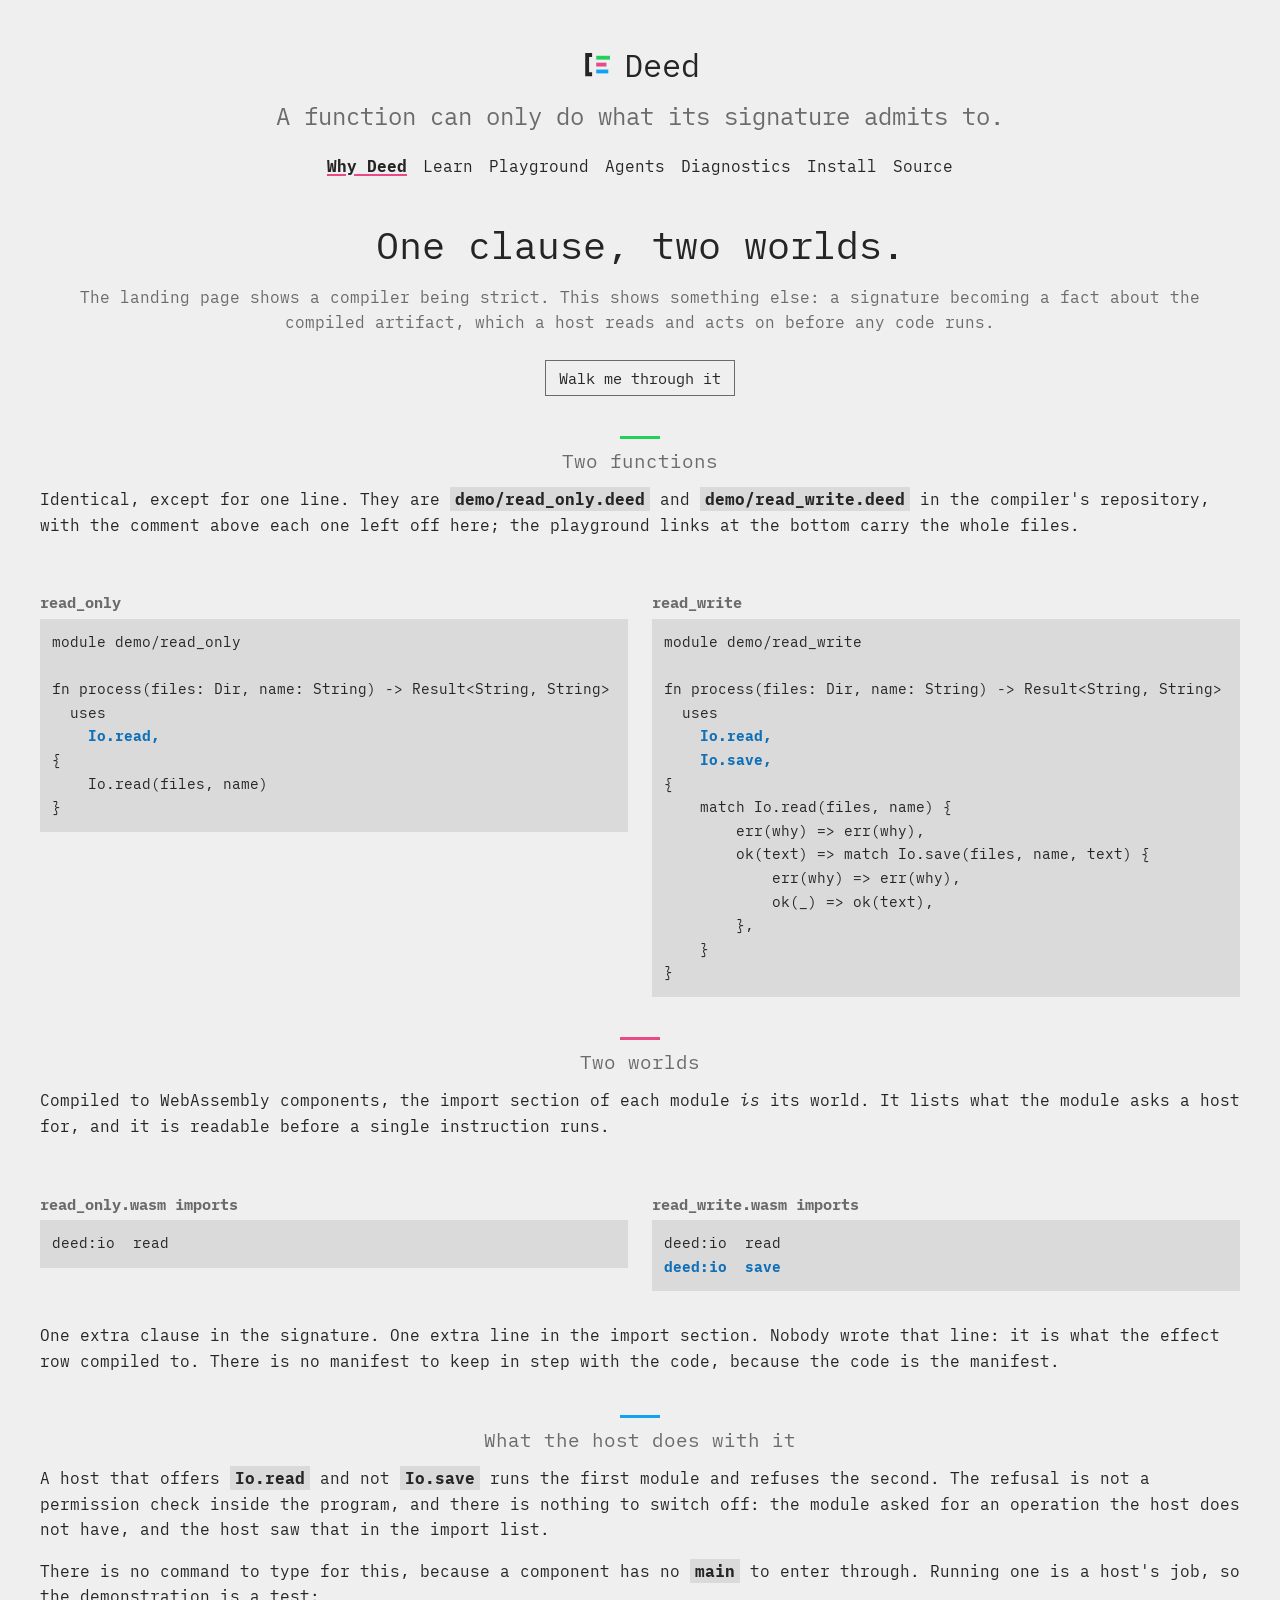
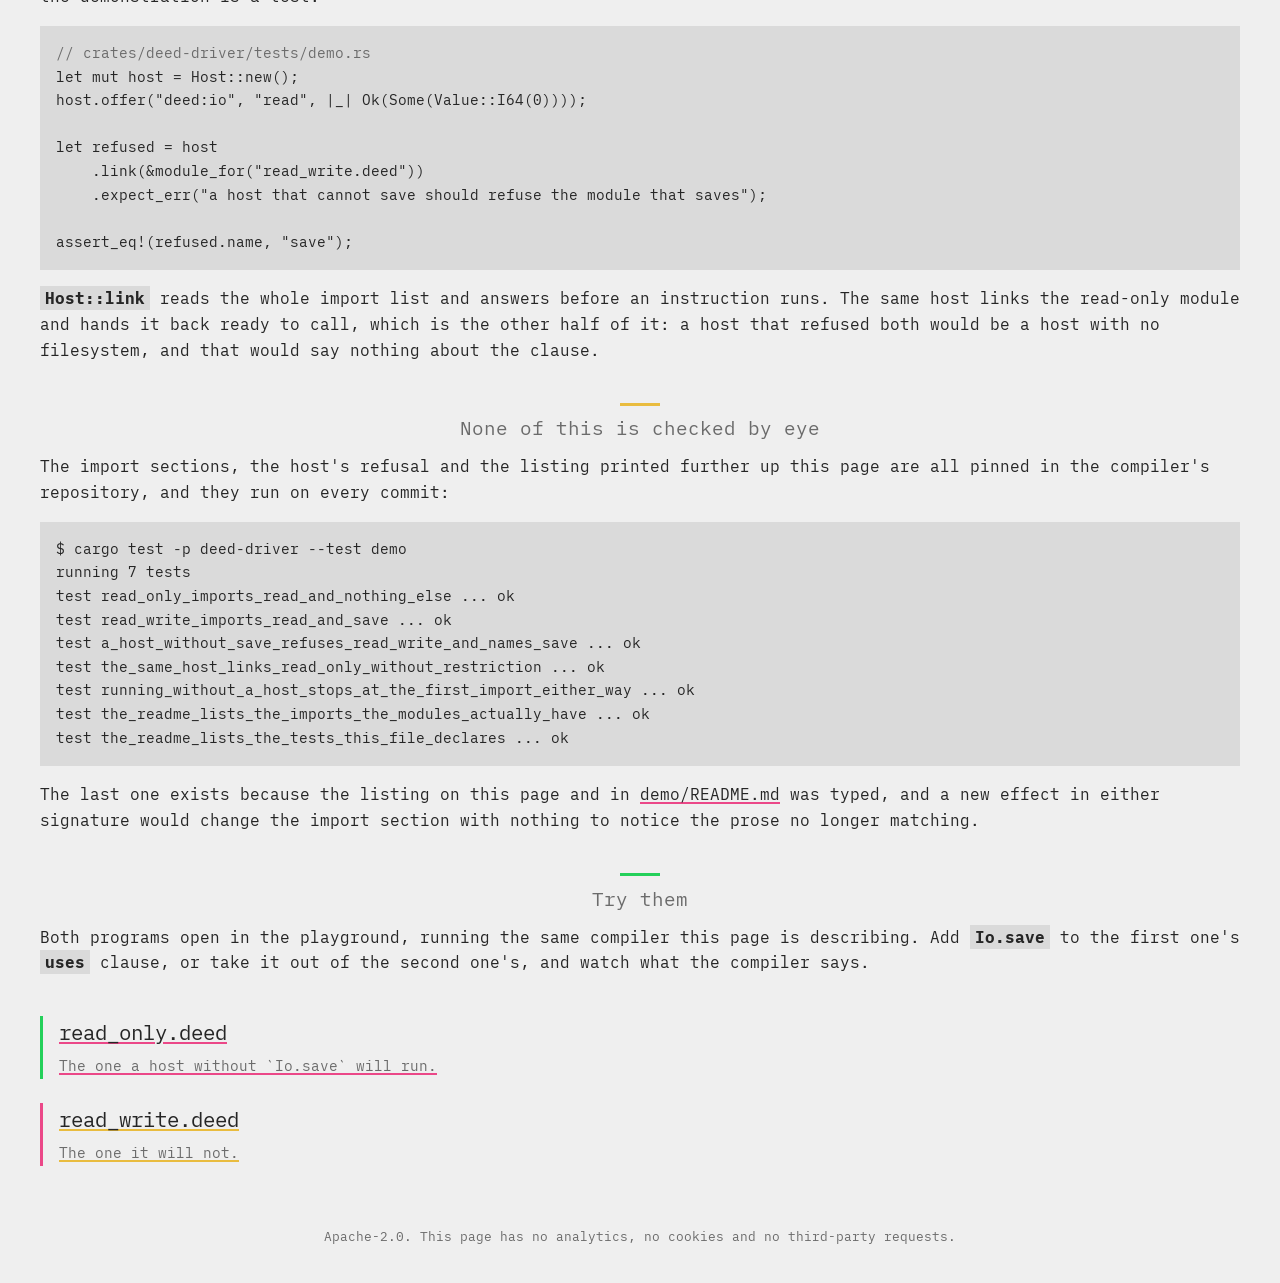
<file: one-clause/index.html>
<!doctype html>
<html lang="en">
  <head>
    <meta charset="utf-8" />
    <meta name="viewport" content="width=device-width, initial-scale=1" />
    <title>One clause, two worlds | Deed</title>
    <meta
      name="description"
      content="Two functions, identical except for one line. Two component worlds. A host that refuses the second before it runs."
    />
    <link rel="icon" href="../assets/brand/deed-cipher-favicon.ico" sizes="any" />
    <link
      rel="preload"
      as="font"
      type="font/woff2"
      href="../assets/fonts/ia-writer-mono-latin-400-normal.woff2"
      crossorigin
    />
    <link
      rel="preload"
      as="font"
      type="font/woff2"
      href="../assets/fonts/ia-writer-mono-latin-700-normal.woff2"
      crossorigin
    />
    <link rel="stylesheet" href="../assets/style.css" />
  </head>
  <body class="wide">
    <div class="wrap">
      <header class="site">
        <div class="header-section">
          <div class="header-frame">
            <h1>
              <a href="../"
                ><svg class="mark" viewBox="0 0 512 512" aria-hidden="true" focusable="false">
                  <path d="M176 116H104V396H176" fill="none" stroke="currentColor" stroke-width="56" />
                  <rect x="236" y="128" width="200" height="56" fill="#24d05a" />
                  <rect x="236" y="228" width="148" height="56" fill="#eb4888" />
                  <rect x="236" y="328" width="176" height="56" fill="#10a2f5" />
                </svg
                >Deed</a
              >
            </h1>
            <h2>A function can only do what its signature admits to.</h2>
          </div>
        </div>
      </header>

      <nav class="site">
        <a href="./" class="active">Why Deed</a>
        <a href="../learn/">Learn</a>
        <a href="../play/">Playground</a>
        <a href="../agents/">Agents</a>
        <a href="../errors/">Diagnostics</a>
        <a href="../install/">Install</a>
        <a href="https://github.com/deed-lang/deed">Source</a>
      </nav>

      <main>
        <h1>One clause, two worlds.</h1>
        <p class="lede">
          The landing page shows a compiler being strict. This shows something
          else: a signature becoming a fact about the compiled artifact, which
          a host reads and acts on before any code runs.
        </p>

        <!--
          Everything on this page comes out of deed-lang/deed. The two programs
          are demo/read_only.deed and demo/read_write.deed, the import listings
          were read out of the built modules rather than typed, and the test is
          crates/deed-driver/tests/demo.rs, which pins all of it on every
          commit. See deed-lang/deed#783 for the version of this page that was
          wrong, and why.
        -->

        <div class="walk">
          <button id="walk" type="button">Walk me through it</button>
          <span class="summary" id="caption" aria-live="polite"></span>
        </div>

        <h2 data-step="Two functions. One line apart: the second admits to saving as well as reading.">Two functions</h2>
        <p>
          Identical, except for one line. They are
          <code>demo/read_only.deed</code> and
          <code>demo/read_write.deed</code> in the compiler's repository, with
          the comment above each one left off here; the playground links at the
          bottom carry the whole files.
        </p>

        <section class="show">
          <div>
            <h3>read_only</h3>
            <pre class="code"><code>module demo/read_only

fn process(files: Dir, name: String) -&gt; Result&lt;String, String&gt;
  uses
    <b>Io.read,</b>
{
    Io.read(files, name)
}</code></pre>
          </div>
          <div>
            <h3>read_write</h3>
            <pre class="code"><code>module demo/read_write

fn process(files: Dir, name: String) -&gt; Result&lt;String, String&gt;
  uses
    <b>Io.read,
    Io.save,</b>
{
    match Io.read(files, name) {
        err(why) =&gt; err(why),
        ok(text) =&gt; match Io.save(files, name, text) {
            err(why) =&gt; err(why),
            ok(_) =&gt; ok(text),
        },
    }
}</code></pre>
          </div>
        </section>

        <h2 data-step="Compiled, that one line is one more entry in the import section. Nobody wrote it.">Two worlds</h2>
        <p>
          Compiled to WebAssembly components, the import section of each module
          <em>is</em> its world. It lists what the module asks a host for, and
          it is readable before a single instruction runs.
        </p>

        <section class="show">
          <div>
            <h3>read_only.wasm imports</h3>
            <pre class="code"><code>deed:io  read</code></pre>
          </div>
          <div>
            <h3>read_write.wasm imports</h3>
            <pre class="code"><code>deed:io  read
<b>deed:io  save</b></code></pre>
          </div>
        </section>

        <p class="after">
          One extra clause in the signature. One extra line in the import
          section. Nobody wrote that line: it is what the effect row compiled
          to. There is no manifest to keep in step with the code, because the
          code is the manifest.
        </p>

        <h2 data-step="A host without `Io.save` refuses the second module, before any of it runs.">What the host does with it</h2>
        <p>
          A host that offers <code>Io.read</code> and not <code>Io.save</code>
          runs the first module and refuses the second. The refusal is not a
          permission check inside the program, and there is nothing to switch
          off: the module asked for an operation the host does not have, and
          the host saw that in the import list.
        </p>
        <p>
          There is no command to type for this, because a component has no
          <code>main</code> to enter through. Running one is a host's job, so
          the demonstration is a test:
        </p>
        <pre class="code"><code><span class="d-gutter">// crates/deed-driver/tests/demo.rs</span>
let mut host = Host::new();
host.offer("deed:io", "read", |_| Ok(Some(Value::I64(0))));

let refused = host
    .link(&amp;module_for("read_write.deed"))
    .expect_err("a host that cannot save should refuse the module that saves");

assert_eq!(refused.name, "save");</code></pre>
        <p>
          <code>Host::link</code> reads the whole import list and answers
          before an instruction runs. The same host links the read-only module
          and hands it back ready to call, which is the other half of it: a
          host that refused both would be a host with no filesystem, and that
          would say nothing about the clause.
        </p>

        <h2 data-step="All of it is pinned by tests that run on every commit, including the listing above.">None of this is checked by eye</h2>
        <p>
          The import sections, the host's refusal and the listing printed
          further up this page are all pinned in the compiler's repository, and
          they run on every commit:
        </p>
        <pre class="code"><code>$ cargo test -p deed-driver --test demo
running 7 tests
test read_only_imports_read_and_nothing_else ... ok
test read_write_imports_read_and_save ... ok
test a_host_without_save_refuses_read_write_and_names_save ... ok
test the_same_host_links_read_only_without_restriction ... ok
test running_without_a_host_stops_at_the_first_import_either_way ... ok
test the_readme_lists_the_imports_the_modules_actually_have ... ok
test the_readme_lists_the_tests_this_file_declares ... ok</code></pre>
        <p>
          The last one exists because the listing on this page and in
          <a href="https://github.com/deed-lang/deed/blob/main/demo/README.md"
            >demo/README.md</a
          >
          was typed, and a new effect in either signature would change the
          import section with nothing to notice the prose no longer matching.
        </p>

        <h2 data-step="Now take the first one and add `Io.save` to it, and watch the compiler answer.">Try them</h2>
        <p>
          Both programs open in the playground, running the same compiler this
          page is describing. Add <code>Io.save</code> to the first one's
          <code>uses</code> clause, or take it out of the second one's, and
          watch what the compiler says.
        </p>
        <nav class="next" aria-label="Open in the playground">
          <a
            class="card"
            href="../play/#0.2.13/[base64]"
            >
            <strong>read_only.deed</strong>
            <span>The one a host without `Io.save` will run.</span>
          </a>
          <a
            class="card"
            href="../play/#0.2.13/[base64]"
            >
            <strong>read_write.deed</strong>
            <span>The one it will not.</span>
          </a>
        </nav>
      </main>

      <footer class="site">
        <p>
          Apache-2.0. This page has no analytics, no cookies and no third-party
          requests.
        </p>
      </footer>
    </div>
    <script src="../assets/color.js"></script>
    <script src="../assets/walk.js"></script>
  </body>
</html>
</file>
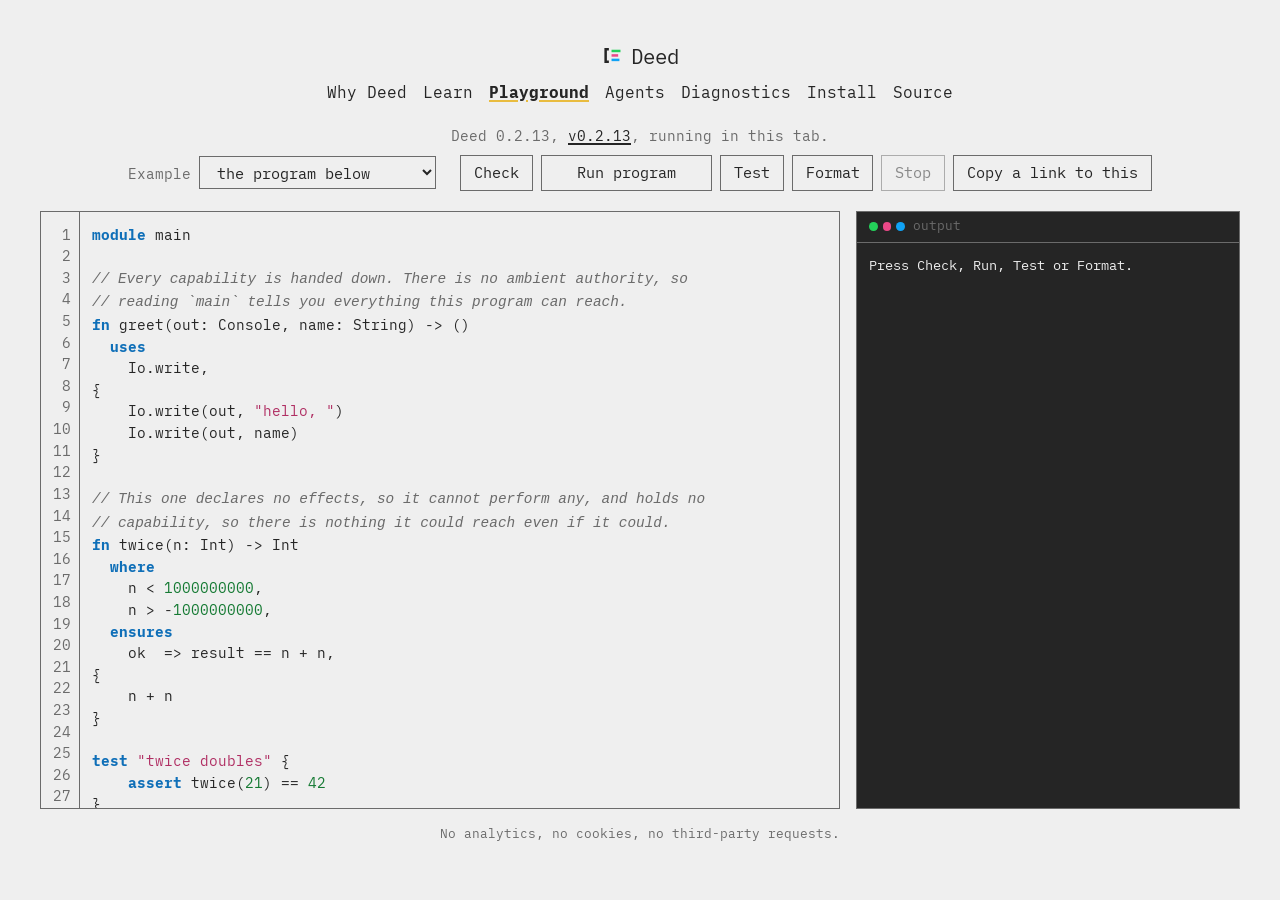
<file: play/index.html>
<!doctype html>
<html lang="en">
  <head>
    <meta charset="utf-8" />
    <meta name="viewport" content="width=device-width, initial-scale=1" />
    <title>Playground | Deed</title>
    <meta
      name="description"
      content="Run Deed in your browser. A released compiler, compiled to WebAssembly, answering in this tab."
    />
    <link rel="icon" href="../assets/brand/deed-cipher-favicon.ico" sizes="any" />
    <link
      rel="preload"
      as="font"
      type="font/woff2"
      href="../assets/fonts/ia-writer-mono-latin-400-normal.woff2"
      crossorigin
    />
    <link
      rel="preload"
      as="font"
      type="font/woff2"
      href="../assets/fonts/ia-writer-mono-latin-700-normal.woff2"
      crossorigin
    />
    <link rel="stylesheet" href="../assets/style.css" />
  </head>
  <body class="fits">
    <div class="wrap">
      <header class="site">
        <div class="header-section">
          <div class="header-frame">
            <h1>
              <a href="../"
                ><svg class="mark" viewBox="0 0 512 512" aria-hidden="true" focusable="false">
                  <path d="M176 116H104V396H176" fill="none" stroke="currentColor" stroke-width="56" />
                  <rect x="236" y="128" width="200" height="56" fill="#24d05a" />
                  <rect x="236" y="228" width="148" height="56" fill="#eb4888" />
                  <rect x="236" y="328" width="176" height="56" fill="#10a2f5" />
                </svg
                >Deed</a
              >
            </h1>
            <h2>A function can only do what its signature admits to.</h2>
          </div>
        </div>
      </header>

      <nav class="site">
        <a href="../one-clause/">Why Deed</a>
        <a href="../learn/">Learn</a>
        <a href="./" class="active">Playground</a>
        <a href="../agents/">Agents</a>
        <a href="../errors/">Diagnostics</a>
        <a href="../install/">Install</a>
        <a href="https://github.com/deed-lang/deed">Source</a>
      </nav>

      <main>
        <h1>Playground</h1>
        <p class="lede">
          A released compiler, pinned to a tag, running in this tab. Nothing you
          write here leaves your browser.
        </p>
        <p class="status" id="status" aria-live="polite">loading</p>

        <div class="controls">
          <div class="picker">
            <label for="example">Example</label>
            <select id="example" disabled>
              <option value="">the program below</option>
            </select>
          </div>

          <div class="verbs">
            <button data-verb="deed_check" disabled>Check</button>
            <button id="example-action" data-verb="deed_run" disabled>Run program</button>
            <button data-verb="deed_test" disabled>Test</button>
            <button data-verb="deed_fmt" disabled>Format</button>
            <button id="stop" type="button" disabled>Stop</button>
            <button id="share" type="button">Copy a link to this</button>
          </div>
        </div>
        <p class="summary" id="verbnote"></p>
        <p class="summary" id="summary"></p>
        <p class="summary" id="shared" aria-live="polite"></p>

        <div class="panes">
          <div class="editor">
            <div class="gutter" id="gutter" aria-hidden="true"></div>
            <div class="layers">
              <pre class="highlight" id="highlight" aria-hidden="true"></pre>
              <label class="visually-hidden" for="source">Deed source</label>
              <textarea id="source" spellcheck="false" autocapitalize="off" autocomplete="off" autocorrect="off">
module main

// Every capability is handed down. There is no ambient authority, so
// reading `main` tells you everything this program can reach.
fn greet(out: Console, name: String) -> ()
  uses
    Io.write,
{
    Io.write(out, "hello, ")
    Io.write(out, name)
}

// This one declares no effects, so it cannot perform any, and holds no
// capability, so there is nothing it could reach even if it could.
fn twice(n: Int) -> Int
  where
    n &lt; 1000000000,
    n &gt; -1000000000,
  ensures
    ok  =&gt; result == n + n,
{
    n + n
}

test "twice doubles" {
    assert twice(21) == 42
}

fn main(sys: System) -> Int
  uses
    Io.write,
{
    greet(sys.console, "world")
    twice(21)
}
</textarea
            >
            </div>
          </div>

          <div class="console">
            <div class="bar">
              <span class="dots" aria-hidden="true"><i></i><i></i><i></i></span>
              output
            </div>
            <pre
              id="output"
              aria-live="polite"
              aria-label="Compiler output"
              >Press Check, Run, Test or Format.</pre
            >
          </div>
        </div>
      </main>

      <footer class="site">
        <p>
          Four verbs because the compiler has four. Nothing here reimplements
          any of them, and the diagnostics it prints are rendered from what the
          compiler returned rather than written on this page.
        </p>
        <p>No analytics, no cookies, no third-party requests.</p>
      </footer>
    </div>

    <script src="../assets/color.js"></script>
    <script src="../assets/play.js"></script>
  </body>
</html>
</file>
<file: assets/style.css>
/* Deed, dressed like blahg: iA Writer Mono on cream, a sticky centred nav,
   and links whose underlines wear the four accent colours at random.
   The four are the custom properties below, and `assets/color.js` reads them
   from here, so the only part written there is which one a link gets. */

/* The typeface is committed rather than fetched, like the compiler: the site
   promises no third-party requests, and a release that moves on cannot be
   allowed to move this page with it. iA Writer Mono is SIL-1.1; the licence is
   committed beside the files in assets/fonts/.

   `optional` rather than `swap`, and the two upright faces are preloaded in
   every page's head. `swap` paints the fallback first and then re-lays the
   page out under the reader, which is what a hard reload used to look like.
   `optional` is the one value that cannot do that: the face either arrives in
   time to be the first thing drawn, or it waits for the next visit. */

@font-face {
  font-family: "iA Writer Mono";
  src: url("fonts/ia-writer-mono-latin-400-normal.woff2") format("woff2");
  font-style: normal;
  font-weight: 400;
  font-display: optional;
}

@font-face {
  font-family: "iA Writer Mono";
  src: url("fonts/ia-writer-mono-latin-400-italic.woff2") format("woff2");
  font-style: italic;
  font-weight: 400;
  font-display: optional;
}

@font-face {
  font-family: "iA Writer Mono";
  src: url("fonts/ia-writer-mono-latin-700-normal.woff2") format("woff2");
  font-style: normal;
  font-weight: 700;
  font-display: optional;
}

@font-face {
  font-family: "iA Writer Mono";
  src: url("fonts/ia-writer-mono-latin-700-italic.woff2") format("woff2");
  font-style: italic;
  font-weight: 700;
  font-display: optional;
}

:root {
  --white: #efefef;
  --transwhite: #efefefb3;
  --moretranswhite: #efefef1a;
  --black: #252525;
  --transblack: #252525b3;
  --moretransblack: #2525251a;
  --gray: #6b6b6b;
  --red: #e4002b;
  --green: #24d05a;
  --pink: #eb4888;
  --blue: #10a2f5;
  --yellow: #e9bc3f;
  /* The palette is for decoration; text in it has to be readable on the
     cream, so the semantic colours are the palette darkened to pass. */
  --error: #c20022;
  --warning: #8a6100;
  --ok: #157a33;
  --syntax-keyword: #0f6fb8;
  --syntax-string: #b02e63;
  --syntax-number: #157a33;
  --syntax-comment: #6b6b6b;
  --syntax-punctuation: #252525;
  /* The console is black against the cream, and a little lighter against the
     black, so it is a screen in both themes. */
  --console: #252525;
  --mono: "iA Writer Mono", ui-monospace, SFMono-Regular, "SF Mono", Menlo,
    Consolas, "Liberation Mono", monospace;
}

* {
  box-sizing: border-box;
}

html {
  color-scheme: light dark;
}

html,
body {
  margin: auto;
  padding: 20px;
  word-wrap: break-word;
  overflow-wrap: break-word;
}

body {
  max-width: none;
  background: var(--white);
  color: var(--black);
  font-size: 16px;
  line-height: 1.6;
}

/* Kept as a hook: every page now uses the whole width, and this one used to
   be the only one allowed to. */
body.wide {
  max-width: none;
}

html,
body,
button,
input,
select,
textarea,
code {
  font-family: var(--mono);
}

a {
  color: var(--black);
  text-decoration: underline;
  text-underline-offset: 0.3ex;
  text-decoration-thickness: 0.3ex;
}

a:focus-visible,
button:focus-visible,
textarea:focus-visible,
select:focus-visible,
input:focus-visible {
  outline: 2px solid var(--blue);
  outline-offset: 2px;
}

h1,
h2 {
  font-weight: 400;
}

h1,
strong,
b {
  color: var(--black);
}

h2,
h3,
h4,
h5,
h6 {
  color: var(--gray);
  line-height: 1.1;
}

code {
  background-color: var(--moretransblack);
  padding: 2px 5px;
  font-weight: 700;
}

pre {
  padding: 1rem;
}

pre.code {
  margin: 0;
  padding: 1rem;
  background: var(--moretransblack);
  font-size: 0.9rem;
  line-height: 1.5;
  overflow-x: auto;
}

pre.code code {
  background: none;
  padding: 0;
  font-weight: 400;
}

pre.code b {
  color: var(--syntax-keyword);
}

/* Header: the wordmark and its tagline, centred like the rest. */

header.site {
  display: block;
}

header.site .header-section {
  display: flex;
  flex-wrap: wrap;
  justify-content: center;
  align-items: center;
}

header.site .header-frame {
  max-width: none;
  text-align: center;
}

header.site h1 {
  margin: 0;
  font-size: 2em;
}

/* The bracket is drawn in currentColor, so the mark follows the wordmark into
   dark mode without a second file to keep in step. */
header.site h1 .mark {
  width: 1.1em;
  height: 1.1em;
  vertical-align: -0.16em;
  margin-right: 0.3em;
}

header.site h1 a {
  text-decoration: none;
}

header.site h1 a {
  text-decoration: none;
}

header.site h2 {
  margin: 0.5em 0;
}

/* The nav is sticky and sits on a blur of the page, so it stays readable
   while the content scrolls under it. */

nav.site {
  position: sticky;
  top: 0;
  z-index: 1;
  display: flex;
  justify-content: center;
  gap: 0 1rem;
  margin: 0 0 1.5rem;
  padding: 0 4px;
  text-align: center;
  white-space: nowrap;
  overflow-x: auto;
  scrollbar-width: none;
  background: var(--transwhite);
  backdrop-filter: blur(1px);
}

nav.site::-webkit-scrollbar {
  display: none;
}

nav.site a {
  display: inline-block;
  margin: 0.75rem 0;
  text-decoration: none;
}

nav.site a:not(:last-child) {
  padding-right: 0;
}

nav.site a.active {
  font-weight: 700;
  text-underline-offset: 0.3ex;
  text-decoration: underline 0.3ex;
}

@media (max-width: 600px) {
  nav.site {
    justify-content: flex-start;
    margin-right: -20px;
    margin-left: -20px;
    padding-right: 20px;
    padding-left: 20px;
  }
}

main {
  line-height: 1.6;
}

main h1 {
  font-size: clamp(1.5rem, 1.1rem + 2vw, 2.4rem);
  margin: 0 0 0.5rem;
}

.lede {
  color: var(--gray);
  margin: 0 0 1.5rem;
}

/* Landing */

.home .wrap {
  max-width: 90rem;
  margin: 0 auto;
}

.landing .eyebrow {
  margin: 0 0 0.75rem;
  color: var(--gray);
  font-size: 0.78rem;
  font-weight: 700;
  text-transform: uppercase;
}

.hero {
  display: grid;
  grid-template-columns: minmax(0, 0.92fr) minmax(30rem, 1.08fr);
  gap: 4rem;
  align-items: center;
  min-height: 34rem;
  padding: 2rem 0 4rem;
}

.hero-copy,
.receipt-shell {
  min-width: 0;
}

.hero-copy {
  animation: landing-rise 0.45s ease-out both;
}

.hero h1 {
  max-width: 14ch;
  margin: 0 0 1.25rem;
  font-size: 3.25rem;
  line-height: 1.04;
}

.hero-lede {
  max-width: 62ch;
  margin: 0;
  color: var(--gray);
  font-size: 1.05rem;
  line-height: 1.65;
}

.hero-actions {
  display: flex;
  flex-wrap: wrap;
  gap: 0.75rem;
  margin: 1.75rem 0 0;
}

.hero-actions .action {
  display: inline-block;
  padding: 0.65rem 1rem;
  border: 1px solid var(--black);
  color: var(--black);
  text-decoration: none;
  transition:
    transform 0.16s ease,
    box-shadow 0.16s ease;
}

.hero-actions .action.primary {
  background: var(--black);
  color: var(--white);
}

.hero-actions .action:hover {
  transform: translateY(-2px);
  box-shadow: 3px 3px 0 var(--blue);
}

.proof-strip {
  display: flex;
  flex-wrap: wrap;
  gap: 0.35rem 0;
  margin: 1.5rem 0 0;
  padding: 0;
  color: var(--gray);
  font-size: 0.78rem;
  list-style: none;
}

.proof-strip li + li::before {
  content: "/";
  margin: 0 0.65rem;
  color: var(--pink);
}

.receipt-shell {
  border: 1px solid var(--gray);
  background: var(--console);
  color: var(--white);
  box-shadow: 10px 10px 0 var(--moretransblack);
  animation: landing-rise 0.55s 0.08s ease-out both;
}

.receipt-bar {
  display: flex;
  justify-content: space-between;
  gap: 1rem;
  padding: 0.55rem 0.8rem;
  border-bottom: 1px solid #555;
  color: #a4a4a4;
  font-size: 0.78rem;
}

.receipt-policy {
  color: #f2777a;
}

.patch-lines {
  padding: 1rem;
  border-bottom: 1px solid #555;
  background: #1f1f1f;
  font-size: 0.85rem;
  overflow-x: auto;
}

.patch-lines p {
  width: max-content;
  min-width: 100%;
  margin: 0;
}

.patch-lines .removed {
  color: #f2777a;
}

.patch-lines .added {
  color: #24d05a;
}

.receipt-result {
  padding: 1rem;
}

.receipt-status {
  display: flex;
  align-items: center;
  gap: 0.6rem;
  margin: 0 0 1rem;
  color: var(--white);
  font-size: 1.2rem;
}

.receipt-status span {
  width: 0.7rem;
  height: 0.7rem;
  flex: 0 0 auto;
  background: #f2777a;
}

.receipt-result dl {
  margin: 0;
}

.receipt-result dl > div {
  display: grid;
  grid-template-columns: minmax(8rem, 0.75fr) minmax(0, 1.25fr);
  gap: 1rem;
  padding: 0.6rem 0;
  border-top: 1px solid #555;
}

.receipt-result dt {
  color: #a4a4a4;
}

.receipt-result dd {
  margin: 0;
  color: var(--white);
  overflow-wrap: anywhere;
}

.receipt-result dd[data-review-authority] {
  color: #24d05a;
}

.receipt-result dd[data-review-tier] {
  color: #e6b455;
}

.receipt-foot {
  margin: 0;
  padding: 0.7rem 1rem;
  border-top: 1px solid #555;
  color: #a4a4a4;
  font-size: 0.72rem;
}

.receipt-foot a {
  color: var(--white);
}

@keyframes landing-rise {
  from {
    opacity: 0;
    transform: translateY(8px);
  }
  to {
    opacity: 1;
    transform: translateY(0);
  }
}

.landing-band {
  padding: 4.5rem 0;
  border-top: 1px solid var(--gray);
}

.landing-band > h2,
.landing-band > .eyebrow {
  text-align: left;
}

.landing-band h2 {
  max-width: 24ch;
  margin: 0;
  color: var(--black);
  font-size: 2rem;
  line-height: 1.15;
}

.signal-grid {
  display: grid;
  grid-template-columns: repeat(3, minmax(0, 1fr));
  gap: 2rem;
  margin-top: 2.75rem;
}

.signal-grid article {
  min-width: 0;
  padding-top: 1rem;
  border-top: 3px solid var(--green);
}

.signal-grid article:nth-child(2) {
  border-top-color: var(--pink);
}

.signal-grid article:nth-child(3) {
  border-top-color: var(--blue);
}

.signal-grid .signal-mark {
  margin: 0 0 1.5rem;
  color: var(--gray);
  font-size: 2rem;
  line-height: 1;
}

.signal-grid h3 {
  margin: 0 0 0.65rem;
  color: var(--black);
  font-size: 1rem;
}

.signal-grid article > p:last-child {
  margin: 0;
  color: var(--gray);
}

.uses {
  display: grid;
  grid-template-columns: minmax(0, 0.72fr) minmax(34rem, 1.28fr);
  gap: 4rem;
  align-items: start;
}

.use-grid {
  display: grid;
  grid-template-columns: repeat(2, minmax(0, 1fr));
  border-top: 1px solid var(--gray);
}

.use-grid article {
  display: grid;
  min-width: 0;
  grid-template-columns: 6.5rem minmax(0, 1fr);
  gap: 1rem;
  padding: 1.25rem 1rem 1.25rem 0;
  border-bottom: 1px solid var(--gray);
}

.use-grid article:nth-child(odd) {
  border-right: 1px solid var(--gray);
}

.use-grid article:nth-child(even) {
  padding-left: 1rem;
}

.use-index {
  color: var(--gray);
  font-size: 0.7rem;
  text-transform: uppercase;
}

.use-grid article:nth-child(4n + 1) .use-index {
  color: var(--syntax-number);
}

.use-grid article:nth-child(4n + 2) .use-index {
  color: var(--syntax-string);
}

.use-grid article:nth-child(4n + 3) .use-index {
  color: var(--syntax-keyword);
}

.use-grid article:nth-child(4n + 4) .use-index {
  color: var(--warning);
}

.use-grid h3 {
  margin: 0 0 0.55rem;
  color: var(--black);
  font-size: 1rem;
}

.use-grid p {
  margin: 0 0 0.65rem;
  color: var(--gray);
  font-size: 0.88rem;
}

.use-grid a {
  font-size: 0.82rem;
}

.toolchain {
  display: grid;
  grid-template-columns: minmax(0, 0.67fr) minmax(36rem, 1.33fr);
  gap: 4rem;
  align-items: start;
}

.toolchain-heading > p:last-child {
  max-width: 48ch;
  color: var(--gray);
}

.tool-surface {
  min-width: 0;
  border: 1px solid var(--gray);
  background: var(--console);
  box-shadow: 8px 8px 0 var(--moretransblack);
}

.tool-bar {
  display: flex;
  justify-content: space-between;
  gap: 1rem;
  padding: 0.55rem 0.8rem;
  border-bottom: 1px solid #555;
  color: #a4a4a4;
  font-size: 0.72rem;
}

.tool-row {
  display: grid;
  grid-template-columns: minmax(10rem, 0.72fr) minmax(0, 1.28fr) auto;
  gap: 1rem;
  align-items: baseline;
  padding: 0.8rem 1rem;
  border-bottom: 1px solid #555;
  color: #efefef;
  text-decoration: none;
}

.tool-row:last-child {
  border-bottom: 0;
}

.tool-row:nth-of-type(4n + 1) {
  box-shadow: inset 3px 0 #24d05a;
}

.tool-row:nth-of-type(4n + 2) {
  box-shadow: inset 3px 0 #eb4888;
}

.tool-row:nth-of-type(4n + 3) {
  box-shadow: inset 3px 0 #10a2f5;
}

.tool-row:nth-of-type(4n + 4) {
  box-shadow: inset 3px 0 #e9bc3f;
}

.tool-row:hover {
  background: #ffffff0d;
}

.tool-row code {
  padding: 0;
  background: none;
  color: #efefef;
  font-weight: 400;
}

.tool-row > span {
  color: #d0d0d0;
  font-size: 0.8rem;
}

.tool-row small {
  color: #a4a4a4;
  font-size: 0.68rem;
  white-space: nowrap;
}

.language {
  display: grid;
  grid-template-columns: minmax(0, 0.8fr) minmax(30rem, 1.2fr);
  gap: 4rem;
  align-items: center;
}

.language-copy p:not(.eyebrow) {
  color: var(--gray);
}

.language-sample {
  width: 100%;
  min-width: 0;
}

.learning,
.project {
  display: grid;
  grid-template-columns: minmax(0, 0.72fr) minmax(34rem, 1.28fr);
  gap: 4rem;
  align-items: start;
}

.learning-routes {
  border-top: 1px solid var(--gray);
}

.learning-routes a {
  display: grid;
  grid-template-columns: 2.5rem minmax(9rem, 0.55fr) minmax(0, 1.45fr);
  gap: 1rem;
  align-items: baseline;
  padding: 1rem 0;
  border-bottom: 1px solid var(--gray);
  color: var(--black);
  text-decoration: none;
}

.learning-routes a:hover strong {
  text-decoration: underline;
  text-decoration-color: var(--pink);
  text-decoration-thickness: 0.25ex;
  text-underline-offset: 0.3ex;
}

.learning-routes span {
  color: var(--syntax-string);
  font-size: 0.72rem;
}

.learning-routes strong {
  font-weight: 400;
}

.learning-routes small {
  color: var(--gray);
  font-size: 0.8rem;
}

.project-copy > p:last-child {
  max-width: 52ch;
  color: var(--gray);
}

.project-links {
  display: grid;
  grid-template-columns: repeat(2, minmax(0, 1fr));
  border-top: 1px solid var(--gray);
}

.project-links a {
  display: flex;
  min-width: 0;
  min-height: 6.5rem;
  flex-direction: column;
  justify-content: space-between;
  padding: 1rem;
  border-bottom: 1px solid var(--gray);
  color: var(--black);
  text-decoration: none;
}

.project-links a:nth-child(odd) {
  padding-left: 0;
  border-right: 1px solid var(--gray);
}

.project-links a:hover strong {
  text-decoration: underline;
  text-decoration-color: var(--green);
  text-decoration-thickness: 0.25ex;
  text-underline-offset: 0.3ex;
}

.project-links span {
  color: var(--gray);
  font-size: 0.72rem;
  text-transform: uppercase;
}

.project-links strong {
  font-size: 1.05rem;
  font-weight: 400;
}

.landing-footer {
  margin-top: 0;
  padding: 2.75rem 0 1rem;
  border-top: 1px solid var(--gray);
  text-align: left;
}

.footer-grid {
  display: grid;
  max-width: 48rem;
  grid-template-columns: repeat(3, minmax(0, 1fr));
  gap: 3rem;
}

.footer-grid > div {
  display: flex;
  min-width: 0;
  flex-direction: column;
  align-items: flex-start;
  gap: 0.35rem;
}

.footer-grid strong {
  margin-bottom: 0.35rem;
  font-size: 0.72rem;
  text-transform: uppercase;
}

.footer-grid a {
  font-size: 0.8rem;
}

.landing-footer .footer-note {
  margin: 2.25rem 0 0;
  padding-top: 1rem;
  border-top: 1px solid var(--gray);
}

/* Learn */

.learn-page .wrap {
  max-width: 80rem;
  margin: 0 auto;
}

.learn .eyebrow {
  margin: 0 0 0.75rem;
  color: var(--gray);
  font-size: 0.78rem;
  font-weight: 700;
  text-transform: uppercase;
}

.learn > section {
  padding: 4rem 0;
  border-top: 1px solid var(--gray);
}

.learn > section:first-of-type {
  margin-top: 3rem;
}

.learn section h2 {
  max-width: 25ch;
  margin: 0;
  color: var(--black);
  font-size: 2rem;
  line-height: 1.15;
}

.learn-route-grid {
  display: grid;
  grid-template-columns: repeat(3, minmax(0, 1fr));
  gap: 2rem;
  margin-top: 2.75rem;
}

.learn-route-grid article {
  min-width: 0;
  padding-top: 1rem;
  border-top: 3px solid var(--green);
}

.learn-route-grid article:nth-child(2) {
  border-top-color: var(--pink);
}

.learn-route-grid article:nth-child(3) {
  border-top-color: var(--blue);
}

.learn-route-grid article > span {
  color: var(--gray);
  font-size: 0.72rem;
  text-transform: uppercase;
}

.learn-route-grid h3 {
  margin: 1.25rem 0 0.65rem;
  color: var(--black);
  font-size: 1.05rem;
}

.learn-route-grid p {
  min-height: 6.5rem;
  margin: 0 0 1rem;
  color: var(--gray);
}

.learn-library {
  display: grid;
  grid-template-columns: minmax(0, 0.72fr) minmax(38rem, 1.28fr);
  gap: 4rem;
  align-items: start;
}

.resource-groups {
  border-top: 1px solid var(--gray);
}

.resource-groups > section {
  display: grid;
  grid-template-columns: 8.5rem minmax(0, 1fr);
  gap: 0 1.5rem;
  padding: 1rem 0;
  border-bottom: 1px solid var(--gray);
}

.resource-groups h3 {
  grid-row: 1 / 4;
  margin: 0.15rem 0 0;
  color: var(--gray);
  font-size: 0.75rem;
  text-transform: uppercase;
}

.resource-groups a {
  display: grid;
  grid-template-columns: minmax(9rem, 0.7fr) minmax(0, 1.3fr);
  gap: 1rem;
  padding: 0.55rem 0;
  color: var(--black);
  text-decoration: none;
}

.resource-groups a:hover strong {
  text-decoration: underline;
  text-decoration-color: var(--blue);
  text-decoration-thickness: 0.25ex;
  text-underline-offset: 0.3ex;
}

.resource-groups strong {
  font-weight: 400;
}

.resource-groups span {
  color: var(--gray);
  font-size: 0.82rem;
}

.learn-help {
  display: grid;
  grid-template-columns: minmax(0, 0.8fr) minmax(28rem, 1.2fr);
  gap: 4rem;
  align-items: start;
}

.learn-help > p {
  margin: 0;
  color: var(--gray);
}

@media (max-width: 62rem) {
  .learn-library,
  .learn-help {
    grid-template-columns: 1fr;
    gap: 2.5rem;
  }
}

@media (max-width: 42rem) {
  .learn > section {
    padding: 3.25rem 0;
  }

  .learn > section:first-of-type {
    margin-top: 2rem;
  }

  .learn section h2 {
    font-size: 1.6rem;
  }

  .learn-route-grid {
    grid-template-columns: 1fr;
    gap: 2.25rem;
  }

  .learn-route-grid p {
    min-height: 0;
  }

  .resource-groups > section {
    grid-template-columns: 1fr;
  }

  .resource-groups h3 {
    grid-row: auto;
    margin-bottom: 0.75rem;
  }

  .resource-groups a {
    grid-template-columns: 1fr;
    gap: 0.15rem;
  }
}

@media (max-width: 56rem) {
  .hero,
  .uses,
  .toolchain,
  .language,
  .learning,
  .project {
    grid-template-columns: 1fr;
    gap: 2.5rem;
  }

  .hero {
    min-height: 0;
    padding-top: 1rem;
  }

  .hero h1 {
    max-width: 18ch;
  }

  .receipt-shell {
    width: 100%;
    max-width: 44rem;
    justify-self: center;
  }
}

@media (min-width: 56.01rem) and (max-width: 70rem) {
  .hero {
    grid-template-columns: minmax(0, 1fr) minmax(30rem, 1.08fr);
    gap: 2rem;
    min-height: 32rem;
    padding: 1rem 0 2rem;
  }

  .hero h1 {
    max-width: none;
    font-size: 2.35rem;
  }

  .hero-lede {
    font-size: 0.92rem;
  }

  .proof-strip {
    font-size: 0.7rem;
  }
}

@media (max-width: 42rem) {
  .home header.site h1 {
    font-size: 1.55rem;
  }

  .hero {
    gap: 0.5rem;
    padding: 0.5rem 0 0.75rem;
  }

  .hero h1 {
    max-width: none;
    margin-bottom: 0.9rem;
    font-size: 1.9rem;
  }

  .hero-lede {
    font-size: 0.88rem;
    line-height: 1.55;
  }

  .hero-actions {
    flex-wrap: nowrap;
    gap: 0.5rem;
    margin-top: 1.1rem;
  }

  .hero-actions .action {
    min-width: 0;
    flex: 1 1 0;
    padding: 0.55rem 0.3rem;
    font-size: 0.8rem;
    text-align: center;
  }

  .proof-strip {
    display: grid;
    grid-template-columns: repeat(3, minmax(0, 1fr));
    gap: 0;
    margin-top: 0.8rem;
    font-size: 0.65rem;
    text-align: center;
  }

  .proof-strip li {
    padding: 0 0.35rem;
  }

  .proof-strip li + li {
    border-left: 1px solid var(--pink);
  }

  .proof-strip li + li::before {
    content: none;
  }

  .receipt-shell {
    box-shadow: 6px 6px 0 var(--moretransblack);
  }

  .receipt-bar {
    padding: 0.4rem 0.65rem;
    font-size: 0.68rem;
  }

  .patch-lines {
    padding: 0.6rem 0.7rem;
    font-size: 0.72rem;
  }

  .receipt-result {
    padding: 0.65rem 0.75rem;
  }

  .receipt-status {
    margin-bottom: 0.5rem;
    font-size: 0.95rem;
  }

  .receipt-result dl > div {
    grid-template-columns: minmax(7rem, 0.8fr) minmax(0, 1.2fr);
    gap: 0.5rem;
    padding: 0.38rem 0;
    font-size: 0.72rem;
  }

  .receipt-foot {
    display: none;
  }

  .landing-band {
    padding: 3.25rem 0;
  }

  .landing-band h2 {
    font-size: 1.6rem;
  }

  .signal-grid,
  .use-grid,
  .project-links {
    grid-template-columns: 1fr;
  }

  .signal-grid {
    gap: 2.25rem;
  }

  .signal-grid .signal-mark {
    margin-bottom: 0.75rem;
  }

  .use-grid article {
    grid-template-columns: 5.5rem minmax(0, 1fr);
    padding-right: 0;
  }

  .use-grid article:nth-child(odd) {
    border-right: 0;
  }

  .use-grid article:nth-child(even) {
    padding-left: 0;
  }

  .tool-row {
    grid-template-columns: minmax(0, 1fr) auto;
    gap: 0.25rem 1rem;
  }

  .tool-row > span {
    grid-column: 1 / -1;
    grid-row: 2;
  }

  .learning-routes a {
    grid-template-columns: 2rem minmax(0, 1fr);
    gap: 0.2rem 0.75rem;
  }

  .learning-routes small {
    grid-column: 2;
  }

  .project-links a,
  .project-links a:nth-child(odd) {
    min-height: 5.5rem;
    padding-right: 0;
    padding-left: 0;
    border-right: 0;
  }

  .footer-grid {
    grid-template-columns: 1fr;
    gap: 1.5rem;
  }

  .uses,
  .toolchain,
  .language,
  .learning,
  .project {
    gap: 2rem;
  }
}

@media (max-width: 42rem) and (max-height: 40rem) {
  .home nav.site {
    margin-bottom: 0.5rem;
  }

  .hero-copy > .eyebrow,
  .hero-lede,
  .proof-strip,
  .patch-lines {
    display: none;
  }

  .hero h1 {
    margin-bottom: 0.5rem;
    font-size: 1.5rem;
  }

  .hero-actions {
    margin-top: 0.5rem;
  }

  .hero-actions .action {
    padding: 0.4rem 0.1rem;
    font-size: 0.7rem;
  }

  .receipt-result dl > div {
    padding: 0.28rem 0;
  }
}

@media (prefers-reduced-motion: reduce) {
  .hero-copy,
  .receipt-shell {
    animation: none;
  }

  .hero-actions .action {
    transition: none;
  }
}

/* The header above is centred, and main used to start by going back to the
   left edge. Headings and the short lines that report something are centred
   with it; the prose and the source under them are not, because a centred
   paragraph is a paragraph nobody finds the start of. Scoped to main's own
   children, so a heading inside a pane or a diagnostic is left where it is. */
main > h1,
main > h2,
main > h3,
main > .lede,
main > .status,
main > .summary {
  text-align: center;
}

main > .picker,
main > .controls,
.walk {
  justify-content: center;
}

.show {
  display: grid;
  grid-template-columns: 1fr 1fr;
  gap: 1.5rem;
  margin: 2rem 0;
}

/* Inside a grid cell the page has already decided the width. */
.show pre.code {
  padding: 0.75rem;
  max-width: 100%;
}

/* A grid item is as wide as its widest line unless told otherwise, so a long
   line of source pushes the page sideways instead of scrolling its own box. */
.show > div {
  min-width: 0;
}

.show h2 {
  font-size: 0.95rem;
  margin: 0 0 0.5rem;
}

.walk {
  display: flex;
  flex-wrap: wrap;
  align-items: baseline;
  gap: 0.75rem;
  margin: 1.5rem auto 0;
}

.walk .summary {
  margin: 0;
}

[data-step] {
  scroll-margin-top: 2rem;
  transition: color 0.2s;
}

[data-step].here {
  color: var(--syntax-string);
}

@media (prefers-reduced-motion: reduce) {
  [data-step] {
    transition: none;
  }
}

/* The next cards are the blog's post list: a big title over a short
   excerpt, no boxes. */

.next {
  margin: 2.5rem auto 0;
}

.next .card {
  display: block;
  margin: 1.5rem 0;
  padding-left: 1rem;
  border-left: 3px solid var(--green);
}

.next .card:nth-of-type(4n + 2) {
  border-left-color: var(--pink);
}

.next .card:nth-of-type(4n + 3) {
  border-left-color: var(--blue);
}

.next .card:nth-of-type(4n + 4) {
  border-left-color: var(--yellow);
}

.next .card strong {
  display: block;
  font-size: 1.3em;
  font-weight: 400;
  margin-bottom: 0.25rem;
}

.next .card span {
  color: var(--gray);
  font-size: 0.9rem;
}

/* Two columns hold a seventy-two character line comfortably now that the page
   is the whole window, so they only stack where a window is narrow. */
@media (max-width: 52rem) {
  .show {
    grid-template-columns: 1fr;
  }
}

/* Playground */

/* The picker and the verbs on one line, above the editor, so what is left of
   the window belongs to the thing people came here to type in. */
.controls {
  display: flex;
  flex-wrap: wrap;
  align-items: center;
  gap: 0.5rem 1.5rem;
  margin: 0 0 0.75rem;
}

.verbs {
  display: flex;
  flex-wrap: wrap;
  align-items: center;
  gap: 0.5rem;
  margin: 0;
}

.picker {
  display: flex;
  align-items: baseline;
  gap: 0.5rem;
  margin: 0;
}

.picker label {
  color: var(--gray);
  font-size: 0.9rem;
}

select,
input[type="search"],
button {
  font: inherit;
  font-size: 0.95rem;
  padding: 0.3rem 0.8rem;
  border: 1px solid var(--gray);
  border-radius: 0;
  background: var(--white);
  color: var(--black);
}

button {
  cursor: pointer;
}

/* Held at the width of its own label, because it swaps that label for what it
   just did and a button that resizes moves the row it is in. Nineteen is the
   longest of the three, and the face is monospaced, so `ch` is exact. */
#share {
  min-width: calc(19ch + 1.6rem + 2px);
}

#example-action {
  min-width: calc(16ch + 1.6rem + 2px);
}

@media (max-width: 42rem) {
  body.fits header.site h1 {
    font-size: 1.55rem;
  }

  body.fits header.site h2,
  body.fits main > h1,
  body.fits main > .lede {
    display: none;
  }

  body.fits nav.site {
    margin-bottom: 0.5rem;
  }

  body.fits .status {
    margin-bottom: 0.5rem;
  }

  body.fits .controls {
    display: grid;
    gap: 0.5rem;
    width: 100%;
    min-width: 0;
  }

  body.fits .picker {
    display: grid;
    grid-template-columns: auto minmax(0, 1fr);
    width: 100%;
    min-width: 0;
    justify-content: stretch;
  }

  body.fits .picker select {
    width: 100%;
    min-width: 0;
    max-width: 100%;
  }

  body.fits .verbs {
    display: grid;
    grid-template-columns: repeat(2, minmax(0, 1fr));
    width: 100%;
    min-width: 0;
  }

  body.fits .verbs button,
  body.fits #share,
  body.fits #example-action {
    width: 100%;
    min-width: 0;
  }
}

button:hover:not(:disabled),
select:hover:not(:disabled) {
  border-color: var(--black);
}

button:disabled {
  opacity: 0.5;
  cursor: default;
}

/* A verb nobody pressed still has to hold the compiler for the moment it
   takes, but it must not say so: four buttons fading and coming back on every
   keystroke is the row looking broken. */
.controls.quiet [data-verb]:disabled {
  opacity: 1;
}

.summary {
  color: var(--gray);
  font-size: 0.9rem;
  margin: 0 0 1rem;
}

.summary:empty {
  display: none;
}

.status {
  color: var(--gray);
  font-size: 0.9rem;
  margin: 0 0 1rem;
}

.panes {
  display: flex;
  flex-direction: column;
  gap: 1rem;
}

/* The editor: a gutter, the colouring, and the textarea over the top of it.
   One source line is one visual line (no wrapping) so the gutter can say
   which line it is without lying about wrapped ones. */

.editor {
  display: flex;
  /* Fixed rather than a minimum: both layers inside are positioned, so the
     only thing that could give this box a height is the gutter, and then the
     editor would be as tall as the file. */
  height: 26rem;
  border: 1px solid var(--gray);
  background: var(--white);
  overflow: hidden;
}

.editor .gutter,
.editor .highlight,
.editor textarea#source {
  font-family: var(--mono);
  font-size: 0.9rem;
  line-height: 1.5;
  tab-size: 4;
  white-space: pre;
}

.editor .gutter {
  flex: 0 0 auto;
  padding: 0.75rem 0.5rem 0.75rem 0.75rem;
  color: var(--gray);
  text-align: right;
  user-select: none;
  overflow: hidden;
  border-right: 1px solid var(--gray);
}

.editor .gutter b {
  font-weight: 600;
}

.editor .gutter b.has-error {
  color: var(--error);
}

.editor .gutter b.has-warning {
  color: var(--warning);
}

.editor .layers {
  position: relative;
  flex: 1;
  min-width: 0;
}

.editor .highlight,
.editor textarea#source {
  position: absolute;
  inset: 0;
  margin: 0;
  padding: 0.75rem;
  border: 0;
  border-radius: 0;
  min-height: 0;
  overflow: auto;
}

.editor .highlight {
  pointer-events: none;
  color: var(--syntax-punctuation);
  /* Driven by the textarea's scroll position, so it must not grow one of its
     own: two scrollbars in the same box is one too many. */
  overflow: hidden;
}

.editor textarea#source {
  width: 100%;
  height: 100%;
  resize: none;
  background: transparent;
  /* The colouring underneath is what anyone reads; this layer is the caret,
     the selection and the keyboard. */
  color: transparent;
  caret-color: var(--black);
}

.editor textarea#source::selection {
  background: color-mix(in srgb, var(--blue) 30%, transparent);
}

.t-keyword {
  color: var(--syntax-keyword);
  font-weight: 600;
}

.t-string {
  color: var(--syntax-string);
}

.t-number {
  color: var(--syntax-number);
}

.t-comment {
  color: var(--syntax-comment);
  font-style: italic;
}

.t-punctuation {
  color: var(--syntax-punctuation);
}

.t-error {
  color: var(--error);
  text-decoration: underline wavy;
}

/* The console is where the compiler answers, in both themes: a bar on top
   and the answer scrolling beneath it, like the playgrounds of the
   languages that had this idea first.
   It is there from the start, at the size it will stay. Growing it when a
   verb was pressed meant the editor changed shape under the cursor, every
   time, and the thing that moved was the text somebody was reading. */

.console {
  display: flex;
  flex-direction: column;
  height: 14rem;
  min-height: 0;
  overflow: hidden;
  border: 1px solid var(--gray);
  background: var(--console);
  color: var(--white);
}

.console .bar {
  display: flex;
  align-items: center;
  gap: 0.5rem;
  padding: 0.3rem 0.75rem;
  border-bottom: 1px solid var(--gray);
  color: var(--gray);
  font-size: 0.8rem;
}

.console .bar .dots {
  display: inline-flex;
  gap: 0.3rem;
}

/* Three of the site's four, in the order everything else uses them, rather
   than the traffic light every terminal window borrowed. They breathe on a
   stagger so the console reads as something running, and breathe faster while
   it is actually answering. */

.console .bar .dots i {
  width: 0.55rem;
  height: 0.55rem;
  border-radius: 50%;
  animation: breathe 2.4s ease-in-out infinite;
}

@keyframes breathe {
  0%,
  100% {
    opacity: 0.35;
  }
  50% {
    opacity: 1;
  }
}

.console.working .bar .dots i {
  animation-duration: 0.7s;
}

@media (prefers-reduced-motion: reduce) {
  .console .bar .dots i {
    animation: none;
  }
}

.console .bar .dots i:nth-child(1) {
  background: var(--green);
}

.console .bar .dots i:nth-child(2) {
  background: var(--pink);
  animation-delay: 0.3s;
}

.console .bar .dots i:nth-child(3) {
  background: var(--blue);
  animation-delay: 0.6s;
}

.console #output {
  flex: 1;
  min-height: 0;
  margin: 0;
  padding: 0.75rem;
  border: 0;
  background: transparent;
  color: var(--white);
  font-family: var(--mono);
  font-size: 0.85rem;
  line-height: 1.5;
  white-space: pre-wrap;
  overflow-wrap: anywhere;
  overflow-y: auto;
}

/* What the compiler said, in the colours it means. */

.d-error {
  color: var(--error);
  font-weight: 700;
}

.d-warning {
  color: var(--warning);
  font-weight: 700;
}

.d-gutter,
.d-note {
  color: var(--gray);
}

.d-caret {
  color: var(--error);
}

.d-ok {
  color: var(--ok);
}

/* The console is black in both themes, so what the compiler says inside it
   is told in the colours that pass on black. */

.console .d-error,
.console .d-caret {
  color: #f2777a;
}

.console .d-warning {
  color: #e6b455;
}

.console .d-gutter,
.console .d-note {
  color: #a4a4a4;
}

.console .d-ok {
  color: #24d05a;
}

#output button.apply {
  font-family: var(--mono);
  font-size: 0.8rem;
  padding: 0;
  border: 0;
  background: none;
  color: var(--black);
  text-decoration: underline;
  cursor: pointer;
}

.console #output button.apply {
  color: var(--white);
}

#output button.apply:hover {
  border-color: transparent;
}

/* The playground in one screen, laid out like the ones that fit a window:
   the controls in a strip, the editor taking everything left over, and the
   answer beside it rather than under it. A console under the editor costs a
   third of the height of the thing people came here to type in.
   Only where there is room for it: on a phone, or a short window, scrolling
   is the right answer and a 26rem editor squeezed into 300 pixels is not. */
@media (min-width: 52rem) and (min-height: 40rem) {
  body.fits {
    max-width: none;
    /* The page's own padding is outside this box, so a whole viewport here is
       a viewport and a bit, and the bit is a scrollbar. */
    height: calc(100dvh - 40px);
    overflow: hidden;
  }

  body.fits .wrap {
    height: 100%;
    display: flex;
    flex-direction: column;
    padding-bottom: 1rem;
  }

  body.fits main {
    flex: 1;
    min-height: 0;
    display: flex;
    flex-direction: column;
  }

  body.fits nav.site {
    margin-bottom: 0.75rem;
  }

  body.fits nav.site a {
    margin: 0.4rem 0;
  }

  body.fits header.site h1 {
    font-size: 1.3rem;
  }

  /* The tagline is the landing page's sentence, and the wordmark still says
     whose playground this is. */
  body.fits header.site h2 {
    display: none;
  }

  body.fits main h1 {
    font-size: 1.3rem;
  }

  /* The nav already says which page this is, and the sentence under it is on
     the landing page. In here the screen belongs to the editor. */
  body.fits main h1,
  body.fits main .lede {
    display: none;
  }

  body.fits .lede,
  body.fits .status,
  body.fits .picker,
  body.fits .verbs {
    margin-bottom: 0.5rem;
  }

  /* Reading width costs a line here, and the line is the editor's. */
  body.fits main .lede {
    max-width: none;
  }

  /* An example's own comment is however long its author wanted it. */
  body.fits .summary {
    margin-bottom: 0.5rem;
    max-height: 2.9em;
    overflow-y: auto;
  }

  body.fits .panes {
    flex: 1;
    min-height: 0;
    display: grid;
    grid-template-columns: 1fr minmax(24rem, 32%);
    gap: 1rem;
  }

  body.fits .editor {
    height: auto;
    min-height: 0;
  }

  body.fits textarea#source {
    height: 100%;
    min-height: 0;
    resize: none;
    overflow: auto;
  }

  body.fits .console {
    height: auto;
    min-height: 0;
  }

  /* One line of footer. The other paragraph is about the four verbs, which
     are now a hand's width above it. */
  body.fits footer.site p:first-child {
    display: none;
  }

  body.fits footer.site {
    margin-top: 0.5rem;
    padding: 0.4rem 0 0;
    font-size: 0.8rem;
  }

  body.fits footer.site p {
    margin: 0;
  }
}

/* Present to a screen reader, absent to everyone else. */
.visually-hidden {
  position: absolute;
  width: 1px;
  height: 1px;
  margin: -1px;
  padding: 0;
  overflow: hidden;
  clip: rect(0 0 0 0);
  white-space: nowrap;
  border: 0;
}

footer.site {
  margin-top: 2rem;
  padding: 25px;
  text-align: center;
  color: var(--gray);
  font-size: 0.8rem;
}

footer.site p {
  margin: 0.25rem 0;
}

/* Install */

.install-page .wrap {
  max-width: 80rem;
  margin: 0 auto;
}

.download-picker {
  margin: 2rem auto 3rem;
}

.download-picker > h2 {
  margin-top: 0;
}

.download-intro,
.download-note {
  max-width: 72ch;
  margin-right: auto;
  margin-left: auto;
  color: var(--gray);
  text-align: center;
}

.download-grid {
  display: grid;
  grid-template-columns: repeat(3, minmax(0, 1fr));
  gap: 1rem;
  margin: 1.75rem 0 1.25rem;
}

.download-card {
  display: flex;
  min-width: 0;
  min-height: 13rem;
  flex-direction: column;
  padding: 1.2rem;
  border: 1px solid var(--gray);
  border-top: 4px solid var(--blue);
  background: var(--moretransblack);
  color: var(--black);
  text-decoration: none;
  transition:
    transform 0.16s ease,
    box-shadow 0.16s ease;
}

.download-card:nth-child(2) {
  border-top-color: var(--pink);
}

.download-card:nth-child(3) {
  border-top-color: var(--yellow);
}

.download-card:hover {
  transform: translateY(-2px);
  box-shadow: 4px 4px 0 var(--moretransblack);
}

.platform-logo {
  width: 3rem;
  height: 3rem;
  margin-bottom: 1.25rem;
  object-fit: contain;
  object-position: left center;
}

.download-copy {
  display: block;
}

.download-copy strong {
  display: block;
  margin-bottom: 0.2rem;
  font-size: 1.15rem;
  font-weight: 400;
}

.download-copy > span {
  color: var(--gray);
  font-size: 0.8rem;
}

.download-action {
  display: flex;
  align-items: center;
  gap: 0.45rem;
  margin-top: auto;
  padding-top: 1rem;
  border-top: 1px solid var(--gray);
  font-size: 0.82rem;
}

.download-action small {
  margin-left: auto;
  color: var(--gray);
  font-size: 0.7rem;
}

.download-icon {
  width: 1rem;
  height: 1rem;
  flex: 0 0 auto;
  fill: none;
  stroke: currentColor;
  stroke-width: 2;
  stroke-linecap: round;
  stroke-linejoin: round;
}

@media (max-width: 52rem) {
  .download-grid {
    grid-template-columns: 1fr;
  }

  .download-card {
    display: grid;
    min-height: 0;
    grid-template-columns: 3rem minmax(0, 1fr) auto;
    gap: 1rem;
    align-items: center;
  }

  .platform-logo {
    margin: 0;
  }

  .download-action {
    margin: 0;
    padding: 0 0 0 1rem;
    border-top: 0;
    border-left: 1px solid var(--gray);
  }
}

@media (max-width: 34rem) {
  .install-page header.site h2 {
    display: none;
  }

  .download-card {
    grid-template-columns: 2.5rem minmax(0, 1fr);
  }

  .platform-logo {
    width: 2.5rem;
    height: 2.5rem;
  }

  .download-action {
    grid-column: 1 / -1;
    margin-top: 0.75rem;
    padding: 0.75rem 0 0;
    border-top: 1px solid var(--gray);
    border-left: 0;
  }
}

@media (max-width: 34rem) and (max-height: 40rem) {
  .install-page nav.site {
    margin-bottom: 0.5rem;
  }

  .install-page .lede {
    margin-bottom: 0.75rem;
    font-size: 0.82rem;
  }

  .download-picker {
    margin-top: 0.75rem;
  }

  .download-picker > h2 {
    font-size: 1.05rem;
  }

  .download-intro {
    display: none;
  }

  .download-grid {
    margin-top: 1rem;
  }
}

main h2 {
  font-size: 1.2rem;
  margin: 2.5rem 0 0.75rem;
}

main h3 {
  font-size: 0.95rem;
  font-weight: 600;
  margin: 1.5rem 0 0.5rem;
}

table.files {
  border-collapse: collapse;
  margin: 0 0 1rem;
  width: 100%;
}

table.files th,
table.files td {
  text-align: left;
  padding: 0.4rem 1.5rem 0.4rem 0;
  border-bottom: 1px solid var(--gray);
  vertical-align: top;
}

table.files th {
  color: var(--gray);
  font-weight: 600;
  font-size: 0.9rem;
}

@media (max-width: 42rem) {
  table.files {
    display: block;
    max-width: 100%;
    overflow-x: auto;
  }
}

/* The four accents were only doing the link underlines. They cycle through
   the things a page is made of as well now, in the same order everywhere, and
   still meaning nothing: which colour a section gets is which section it is,
   not what it says. */

main > h2::before {
  content: "";
  display: block;
  width: 2.5rem;
  height: 3px;
  margin: 0 auto 0.7rem;
  background: var(--green);
}

main > h2:nth-of-type(4n + 2)::before {
  background: var(--pink);
}

main > h2:nth-of-type(4n + 3)::before {
  background: var(--blue);
}

main > h2:nth-of-type(4n + 4)::before {
  background: var(--yellow);
}

table.files th {
  border-bottom-color: var(--blue);
}

.trouble dt {
  margin-top: 1.25rem;
  font-weight: 600;
}

.trouble dd {
  margin: 0.25rem 0 0;
  color: var(--gray);
}

/* Diagnostics index */

.diagnostic {
  border-top: 2px solid var(--green);
  padding-top: 1rem;
  margin-top: 1.5rem;
}

.diagnostic:nth-of-type(4n + 2) {
  border-top-color: var(--pink);
}

.diagnostic:nth-of-type(4n + 3) {
  border-top-color: var(--blue);
}

.diagnostic:nth-of-type(4n + 4) {
  border-top-color: var(--yellow);
}

.diagnostic h2 {
  font-size: 1rem;
  font-family: var(--mono);
  margin: 0 0 0.5rem;
  scroll-margin-top: 1rem;
}

.diagnostic h2 a {
  color: inherit;
}

.diagnostic .from {
  font-size: 0.8rem;
  font-family: var(--mono);
  margin-top: 0.4rem;
}

input[type="search"] {
  min-width: min(28rem, 100%);
}

/* Dark mode comes last, so it overrides what the light rules decided above.
   Everything that carries an explicit background here has to be told about
   the other side of the switch. */

@media (prefers-color-scheme: dark) {
  :root {
    --gray: #a4a4a4;
    --error: #f2777a;
    --warning: #e6b455;
    --ok: #24d05a;
    --syntax-keyword: #10a2f5;
    --syntax-string: #eb4888;
    --syntax-number: #24d05a;
    --syntax-comment: #a4a4a4;
    --syntax-punctuation: #efefef;
    --console: #2e2e2e;
  }

  ::selection {
    color: var(--white);
    background: #0f0f0f;
  }

  html,
  body {
    background: var(--black);
    color: var(--white);
  }

  body h1,
  body strong,
  body b {
    color: var(--white);
  }

  body a {
    color: var(--white);
  }

  body button,
  body select,
  body input {
    background: var(--black);
    color: var(--white);
  }

  body code,
  pre.code {
    background: var(--moretranswhite);
  }

  body .landing-band h2,
  body .signal-grid h3,
  body .use-grid h3,
  body .learn section h2,
  body .learn-route-grid h3 {
    color: var(--white);
  }

  body .resource-groups a {
    color: var(--white);
  }

  body .hero-actions .action {
    border-color: var(--white);
    color: var(--white);
  }

  body .hero-actions .action.primary {
    background: var(--white);
    color: var(--black);
  }

  body .download-card {
    background: var(--moretranswhite);
    color: var(--white);
  }

  body .platform-logo.monochrome {
    filter: invert(1);
  }

  .editor {
    background: var(--black);
  }

  .editor textarea#source {
    caret-color: var(--white);
  }

  #output button.apply {
    color: var(--white);
  }

  nav.site {
    background: var(--transblack);
  }
}
</file>
